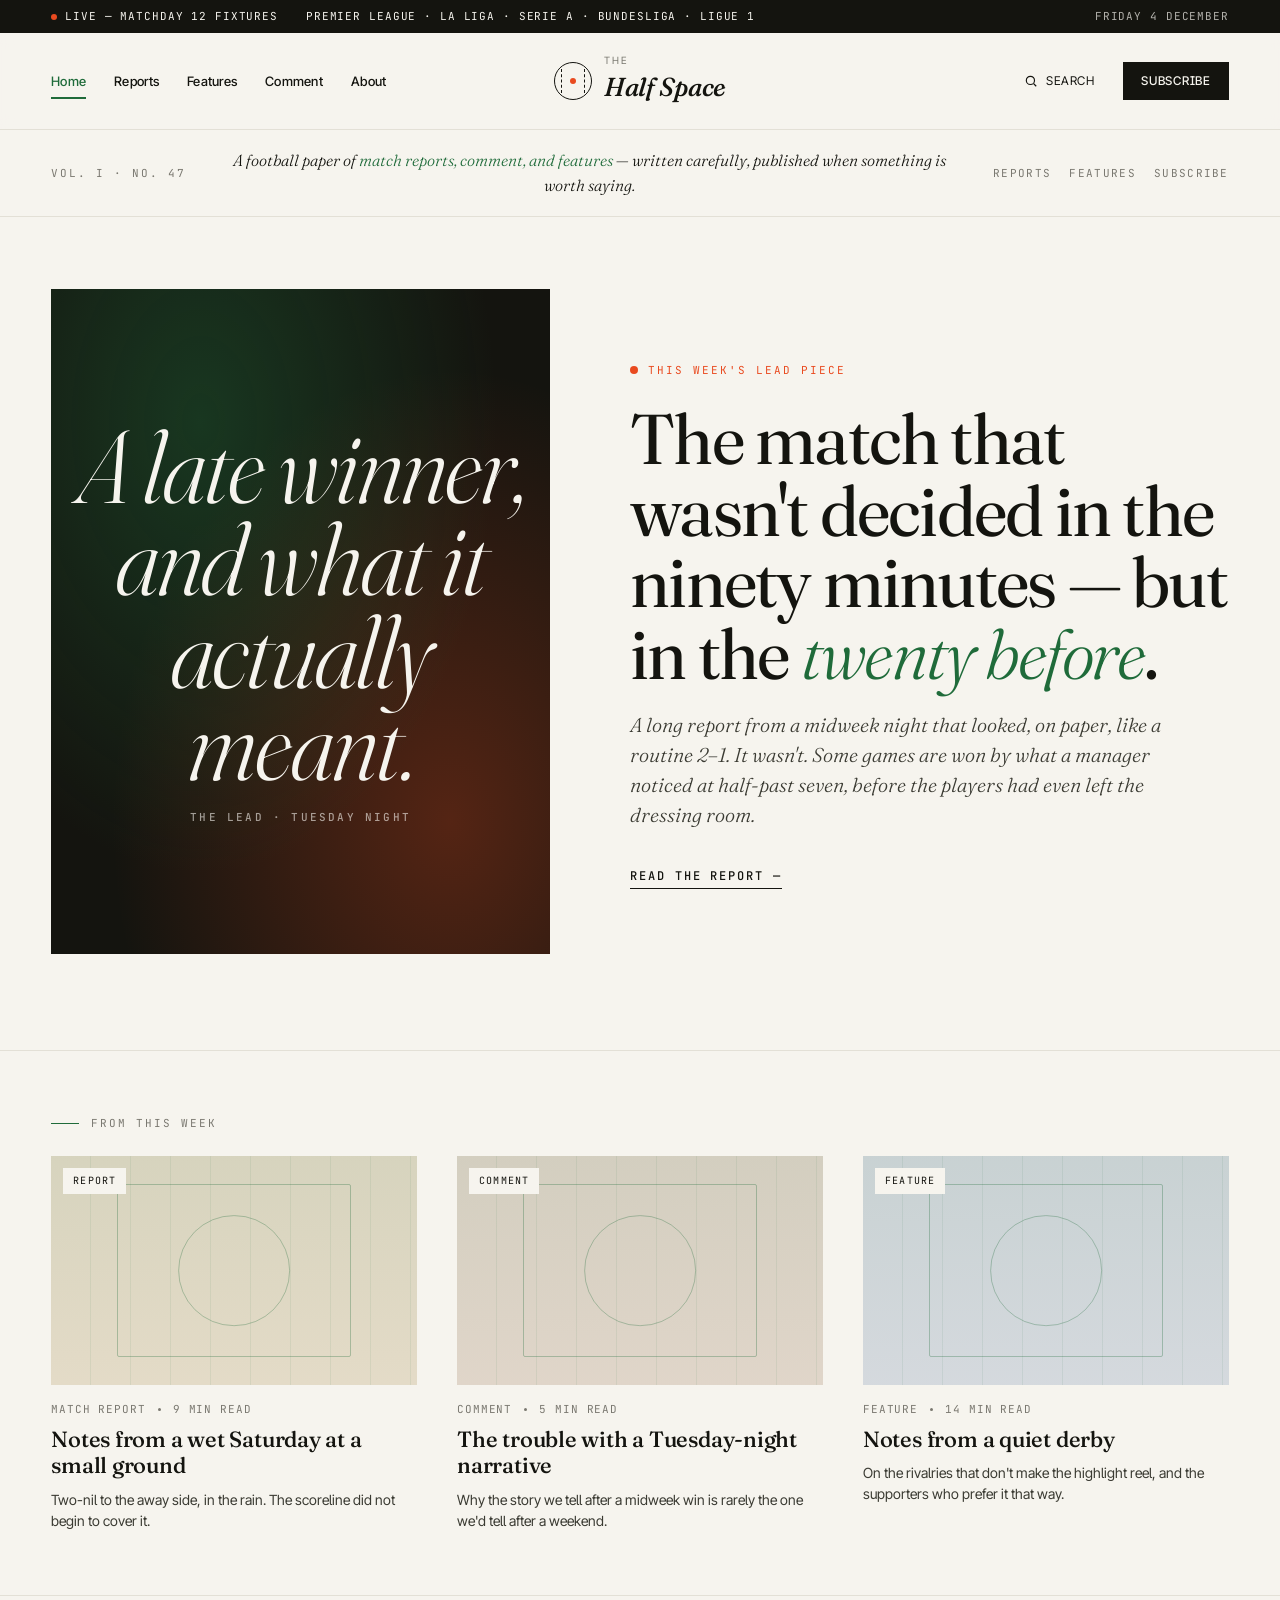
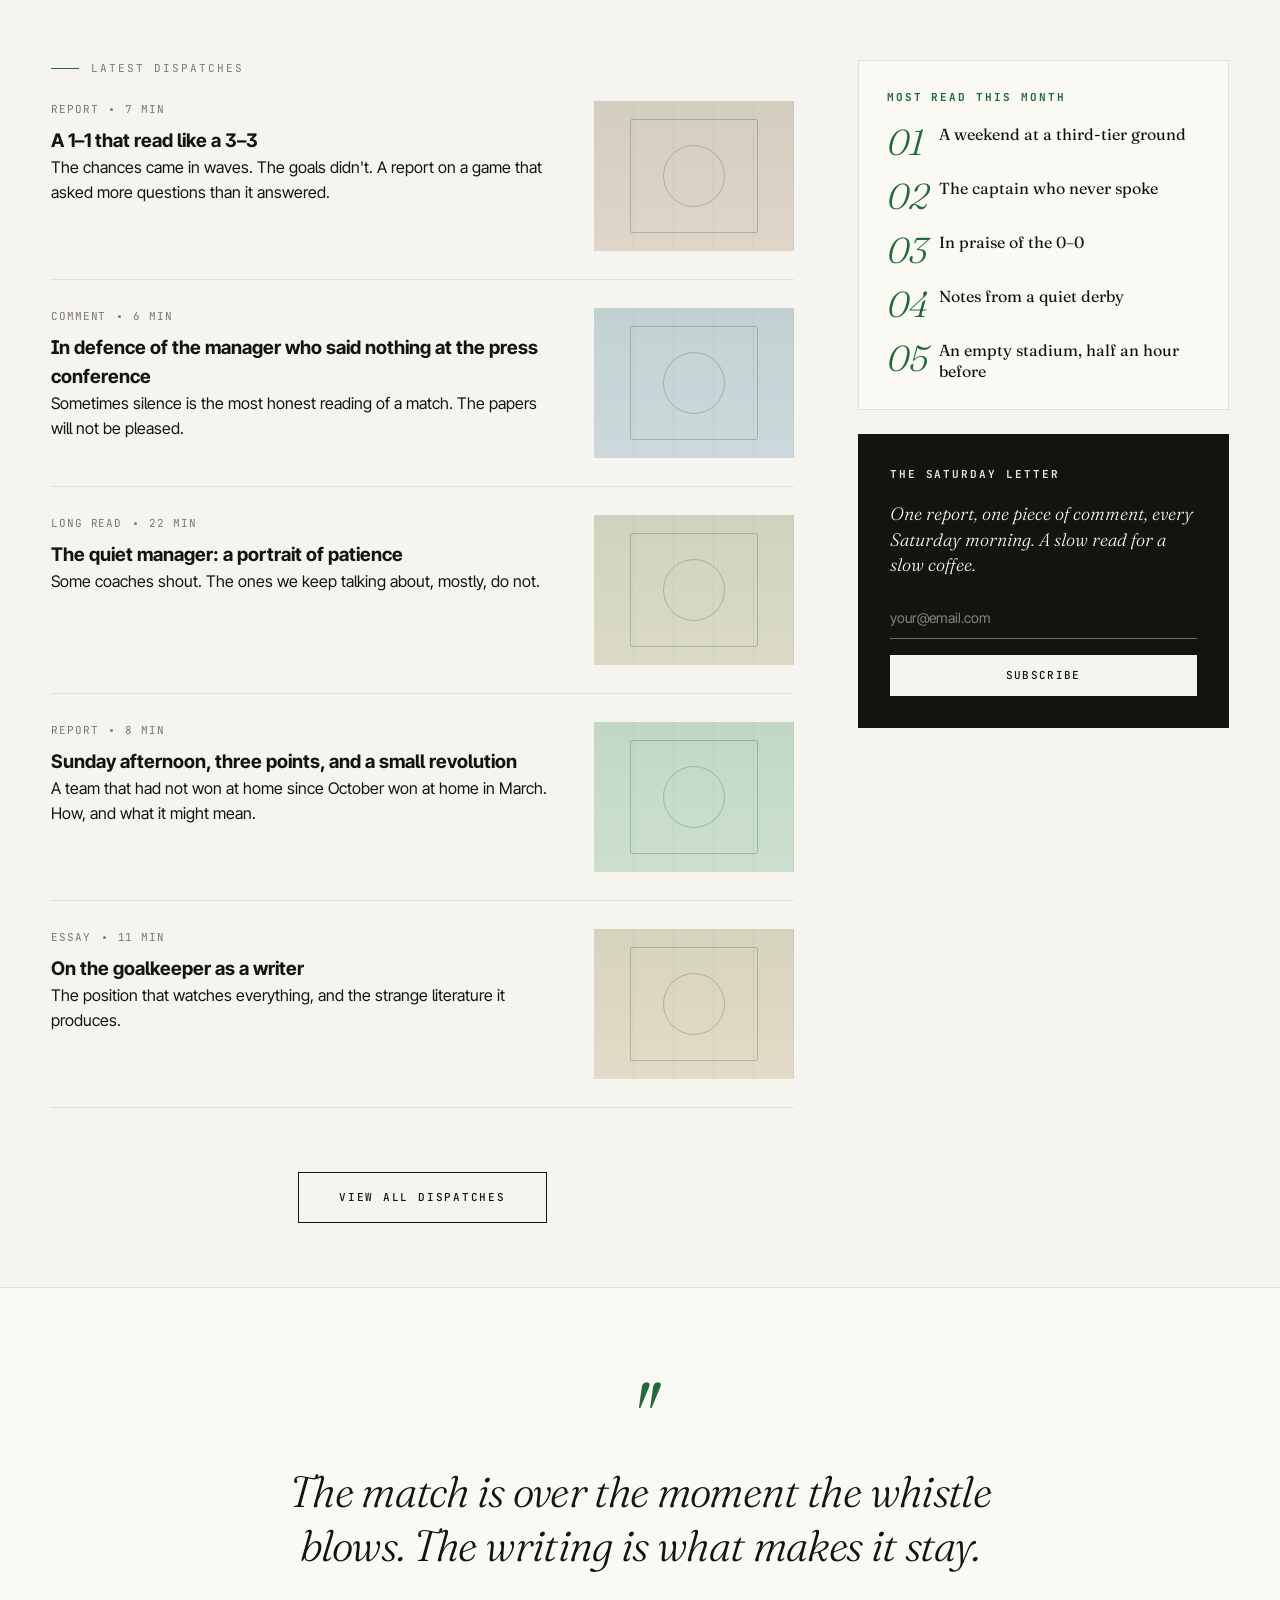
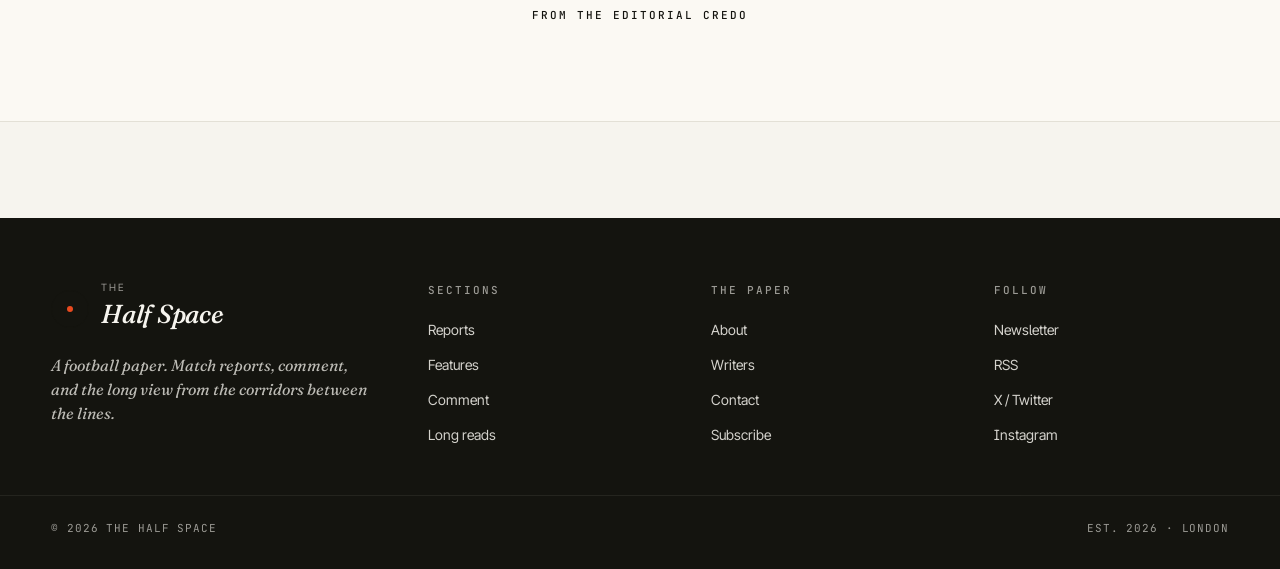
<file: index.html>
<!DOCTYPE html>
<html lang="en">
<head>
<meta charset="UTF-8">
<meta name="viewport" content="width=device-width, initial-scale=1.0">
<title>The Half Space — A football paper</title>
<meta name="description" content="Match reports, comment, and features. A football paper, written carefully.">
<link rel="stylesheet" href="styles.css">
</head>
<body data-page="home">

<div id="site-header"></div>

<main>

  <!-- Small intro strap below the masthead -->
  <section class="intro-strap fade-up">
    <div class="strap-inner">
      <span class="vol">Vol. I · No. 47</span>
      <span class="strap-line">A football paper of <em>match reports, comment, and features</em> — written carefully, published when something is worth saying.</span>
      <span class="strap-links">
        <a href="reports.html">Reports</a>
        <a href="features.html">Features</a>
        <a href="subscribe.html">Subscribe</a>
      </span>
    </div>
  </section>

  <!-- LEAD PIECE — now the opener -->
  <section class="lead-strip lead-opener">
    <div class="container lead-grid">
      <div class="lead-art fade-up">
        <div class="art-text">
          A late winner,<br>and what it<br>actually meant.
          <small>The lead · Tuesday night</small>
        </div>
      </div>
      <div class="fade-up delay-1">
        <span class="lead-meta"><span class="dot"></span>This week's lead piece</span>
        <h2>The match that wasn't decided in the ninety minutes — but in the <em>twenty before</em>.</h2>
        <p>A long report from a midweek night that looked, on paper, like a routine 2–1. It wasn't. Some games are won by what a manager noticed at half-past seven, before the players had even left the dressing room.</p>
        <a href="article.html" class="read-link">Read the report —</a>
      </div>
    </div>
  </section>

  <!-- FEATURED THREE -->
  <section class="featured-row">
    <div class="container">
      <div class="section-eyebrow">From this week</div>
      <div class="featured-grid">
        <a href="article.html" class="card fade-up">
          <div class="card-image">
            <span class="tag">Report</span>
            <div class="card-image-inner pg-2"><div class="pitch-graphic"></div></div>
          </div>
          <div class="meta"><span>Match report</span><span class="dot-sep"></span><span>9 min read</span></div>
          <h3>Notes from a wet Saturday at a small ground</h3>
          <p>Two-nil to the away side, in the rain. The scoreline did not begin to cover it.</p>
        </a>
        <a href="article.html" class="card fade-up delay-1">
          <div class="card-image">
            <span class="tag">Comment</span>
            <div class="card-image-inner pg-4"><div class="pitch-graphic"></div></div>
          </div>
          <div class="meta"><span>Comment</span><span class="dot-sep"></span><span>5 min read</span></div>
          <h3>The trouble with a Tuesday-night narrative</h3>
          <p>Why the story we tell after a midweek win is rarely the one we'd tell after a weekend.</p>
        </a>
        <a href="article.html" class="card fade-up delay-2">
          <div class="card-image">
            <span class="tag">Feature</span>
            <div class="card-image-inner pg-3"><div class="pitch-graphic"></div></div>
          </div>
          <div class="meta"><span>Feature</span><span class="dot-sep"></span><span>14 min read</span></div>
          <h3>Notes from a quiet derby</h3>
          <p>On the rivalries that don't make the highlight reel, and the supporters who prefer it that way.</p>
        </a>
      </div>
    </div>
  </section>

  <!-- LATEST + SIDEBAR -->
  <section class="latest-section">
    <div class="container latest-grid">
      <div>
        <div class="section-eyebrow">Latest dispatches</div>
        <div class="latest-list">
          <a href="article.html" class="row">
            <div>
              <div class="meta"><span>Report</span><span class="dot-sep"></span><span>7 min</span></div>
              <h3>A 1–1 that read like a 3–3</h3>
              <p>The chances came in waves. The goals didn't. A report on a game that asked more questions than it answered.</p>
            </div>
            <div class="img"><div class="card-image-inner pg-4"><div class="pitch-graphic"></div></div></div>
          </a>
          <a href="article.html" class="row">
            <div>
              <div class="meta"><span>Comment</span><span class="dot-sep"></span><span>6 min</span></div>
              <h3>In defence of the manager who said nothing at the press conference</h3>
              <p>Sometimes silence is the most honest reading of a match. The papers will not be pleased.</p>
            </div>
            <div class="img"><div class="card-image-inner pg-5"><div class="pitch-graphic"></div></div></div>
          </a>
          <a href="article.html" class="row">
            <div>
              <div class="meta"><span>Long read</span><span class="dot-sep"></span><span>22 min</span></div>
              <h3>The quiet manager: a portrait of patience</h3>
              <p>Some coaches shout. The ones we keep talking about, mostly, do not.</p>
            </div>
            <div class="img"><div class="card-image-inner pg-6"><div class="pitch-graphic"></div></div></div>
          </a>
          <a href="article.html" class="row">
            <div>
              <div class="meta"><span>Report</span><span class="dot-sep"></span><span>8 min</span></div>
              <h3>Sunday afternoon, three points, and a small revolution</h3>
              <p>A team that had not won at home since October won at home in March. How, and what it might mean.</p>
            </div>
            <div class="img"><div class="card-image-inner pg-1"><div class="pitch-graphic"></div></div></div>
          </a>
          <a href="article.html" class="row">
            <div>
              <div class="meta"><span>Essay</span><span class="dot-sep"></span><span>11 min</span></div>
              <h3>On the goalkeeper as a writer</h3>
              <p>The position that watches everything, and the strange literature it produces.</p>
            </div>
            <div class="img"><div class="card-image-inner pg-2"><div class="pitch-graphic"></div></div></div>
          </a>
        </div>
        <div class="load-more">
          <button>View all dispatches</button>
        </div>
      </div>

      <aside class="sidebar">
        <div class="sidebar-block">
          <h4>Most read this month</h4>
          <ol class="most-read">
            <li><span class="num">01</span><a href="article.html">A weekend at a third-tier ground</a></li>
            <li><span class="num">02</span><a href="article.html">The captain who never spoke</a></li>
            <li><span class="num">03</span><a href="article.html">In praise of the 0–0</a></li>
            <li><span class="num">04</span><a href="article.html">Notes from a quiet derby</a></li>
            <li><span class="num">05</span><a href="article.html">An empty stadium, half an hour before</a></li>
          </ol>
        </div>
        <div class="sidebar-block newsletter-block">
          <h4>The Saturday letter</h4>
          <p>One report, one piece of comment, every Saturday morning. A slow read for a slow coffee.</p>
          <input type="email" placeholder="your@email.com" />
          <button>Subscribe</button>
        </div>
      </aside>
    </div>
  </section>

  <!-- QUOTE BREAK -->
  <section class="quote-block">
    <blockquote>
      <div class="qmark">"</div>
      <q>The match is over the moment the whistle blows. The writing is what makes it stay.</q>
      <cite><strong>From the editorial credo</strong></cite>
    </blockquote>
  </section>

</main>

<div id="site-footer"></div>
<script src="site.js"></script>
</body>
</html>
</file>
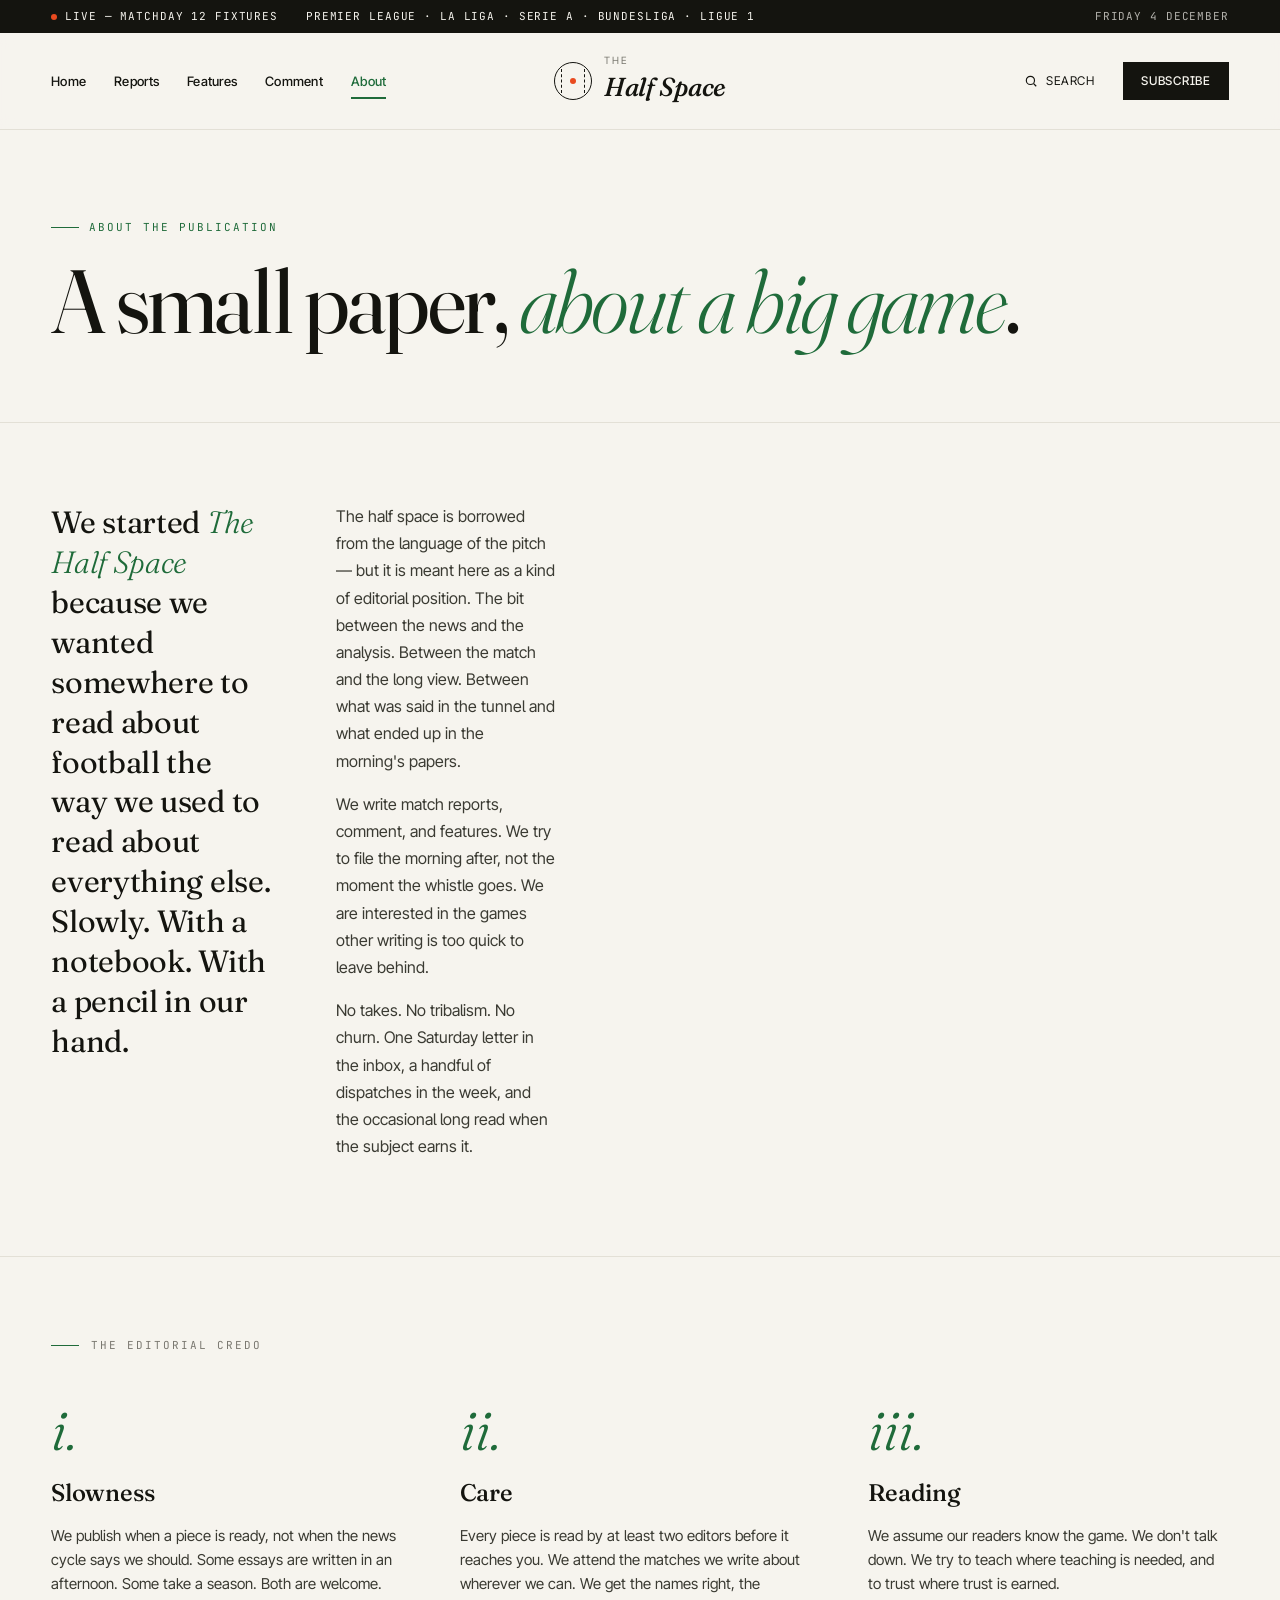
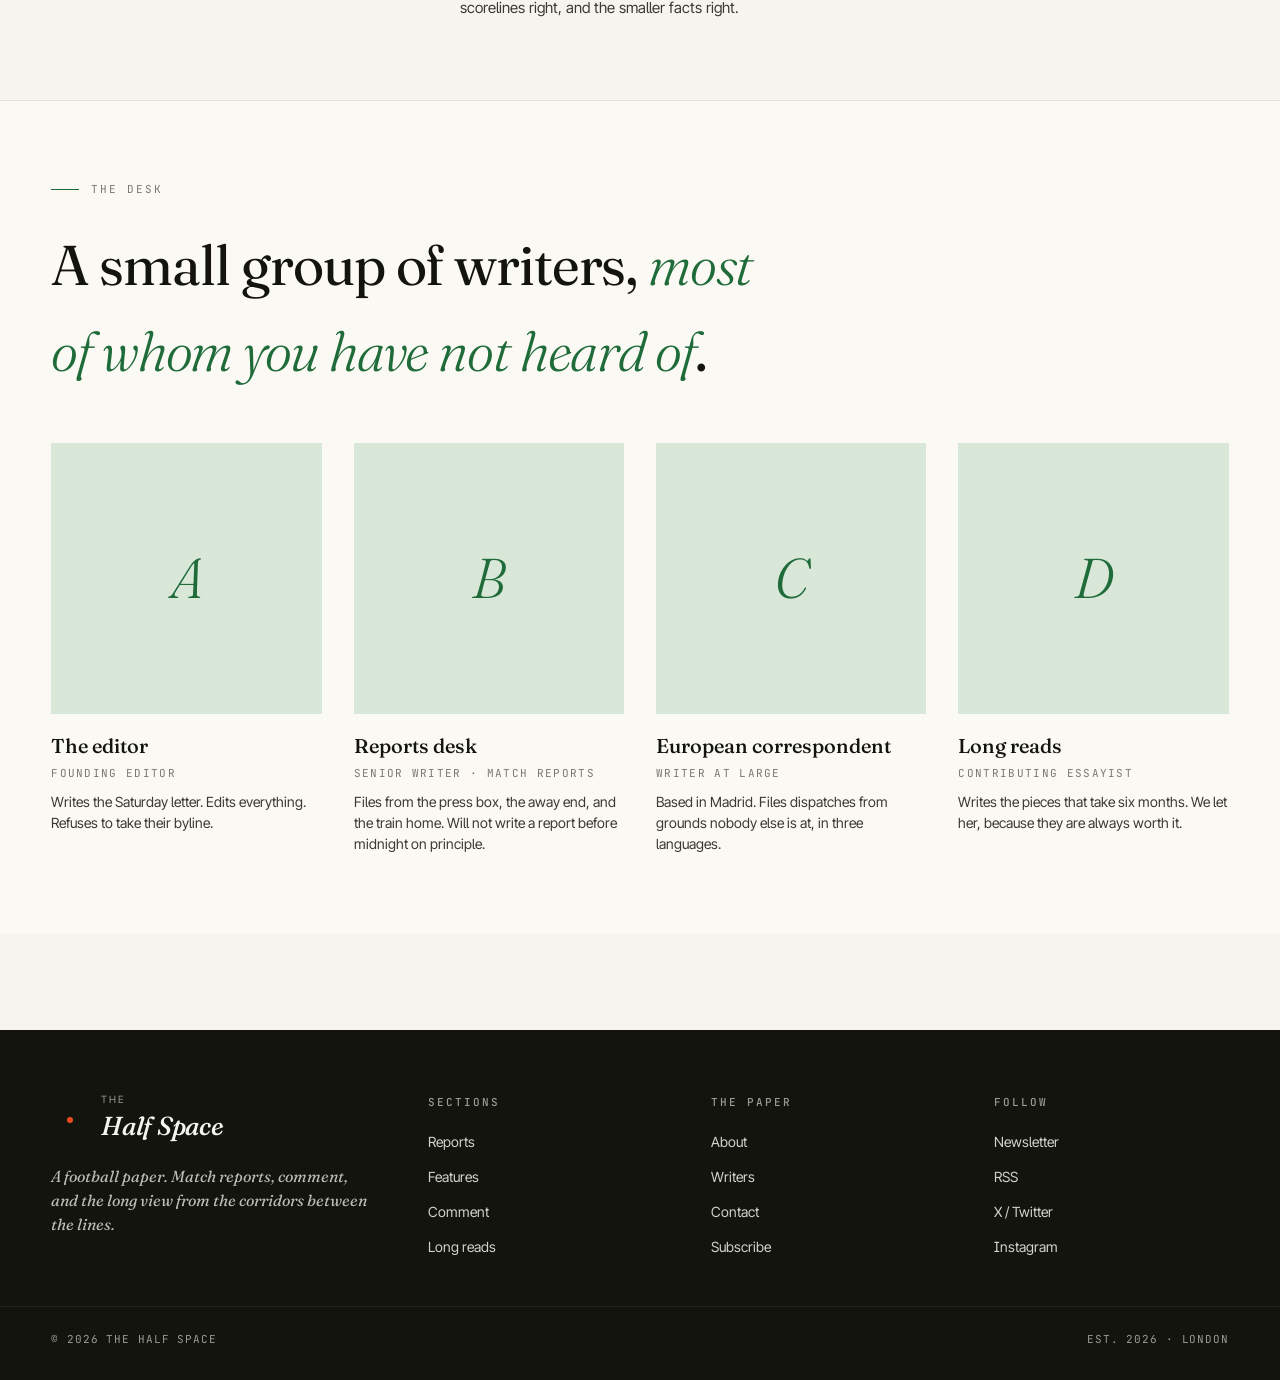
<file: about.html>
<!DOCTYPE html>
<html lang="en">
<head>
<meta charset="UTF-8">
<meta name="viewport" content="width=device-width, initial-scale=1.0">
<title>About — The Half Space</title>
<link rel="stylesheet" href="styles.css">
</head>
<body data-page="about">

<div id="site-header"></div>

<main>
  <section class="page-header">
    <div class="container">
      <span class="eyebrow">About the publication</span>
      <h1 class="fade-up">A small paper, <em>about a big game</em>.</h1>
    </div>
  </section>

  <section class="about-intro">
    <div class="container" style="display:contents">
      <div class="container" style="display:grid; grid-template-columns: 1fr 1fr; gap: 64px; padding: 0 var(--gutter); max-width: var(--max); margin: 0 auto;">
        <div class="pull">
          We started <em>The Half Space</em> because we wanted somewhere to read about football the way we used to read about everything else. Slowly. With a notebook. With a pencil in our hand.
        </div>
        <div class="body">
          <p>The half space is borrowed from the language of the pitch — but it is meant here as a kind of editorial position. The bit between the news and the analysis. Between the match and the long view. Between what was said in the tunnel and what ended up in the morning's papers.</p>
          <p>We write match reports, comment, and features. We try to file the morning after, not the moment the whistle goes. We are interested in the games other writing is too quick to leave behind.</p>
          <p>No takes. No tribalism. No churn. One Saturday letter in the inbox, a handful of dispatches in the week, and the occasional long read when the subject earns it.</p>
        </div>
      </div>
    </div>
  </section>

  <section class="principles">
    <div class="container">
      <div class="section-eyebrow">The editorial credo</div>
      <div class="principle-grid">
        <div class="principle fade-up">
          <div class="num">i.</div>
          <h3>Slowness</h3>
          <p>We publish when a piece is ready, not when the news cycle says we should. Some essays are written in an afternoon. Some take a season. Both are welcome.</p>
        </div>
        <div class="principle fade-up delay-1">
          <div class="num">ii.</div>
          <h3>Care</h3>
          <p>Every piece is read by at least two editors before it reaches you. We attend the matches we write about wherever we can. We get the names right, the scorelines right, and the smaller facts right.</p>
        </div>
        <div class="principle fade-up delay-2">
          <div class="num">iii.</div>
          <h3>Reading</h3>
          <p>We assume our readers know the game. We don't talk down. We try to teach where teaching is needed, and to trust where trust is earned.</p>
        </div>
      </div>
    </div>
  </section>

  <section id="writers" class="writers-section">
    <div class="container">
      <div class="section-eyebrow">The desk</div>
      <h2 style="font-family: var(--serif); font-size: clamp(36px, 5vw, 56px); font-weight: 400; letter-spacing: -0.02em; max-width: 720px;">A small group of writers, <em style="font-style:italic; color: var(--accent); font-weight:300;">most of whom you have not heard of</em>.</h2>
      <div class="writers-grid">
        <div class="writer fade-up">
          <div class="avatar-lg">A</div>
          <h3>The editor</h3>
          <p class="role">Founding editor</p>
          <p>Writes the Saturday letter. Edits everything. Refuses to take their byline.</p>
        </div>
        <div class="writer fade-up delay-1">
          <div class="avatar-lg">B</div>
          <h3>Reports desk</h3>
          <p class="role">Senior writer · match reports</p>
          <p>Files from the press box, the away end, and the train home. Will not write a report before midnight on principle.</p>
        </div>
        <div class="writer fade-up delay-2">
          <div class="avatar-lg">C</div>
          <h3>European correspondent</h3>
          <p class="role">Writer at large</p>
          <p>Based in Madrid. Files dispatches from grounds nobody else is at, in three languages.</p>
        </div>
        <div class="writer fade-up delay-3">
          <div class="avatar-lg">D</div>
          <h3>Long reads</h3>
          <p class="role">Contributing essayist</p>
          <p>Writes the pieces that take six months. We let her, because they are always worth it.</p>
        </div>
      </div>
    </div>
  </section>
</main>

<div id="site-footer"></div>
<script src="site.js"></script>
</body>
</html>
</file>
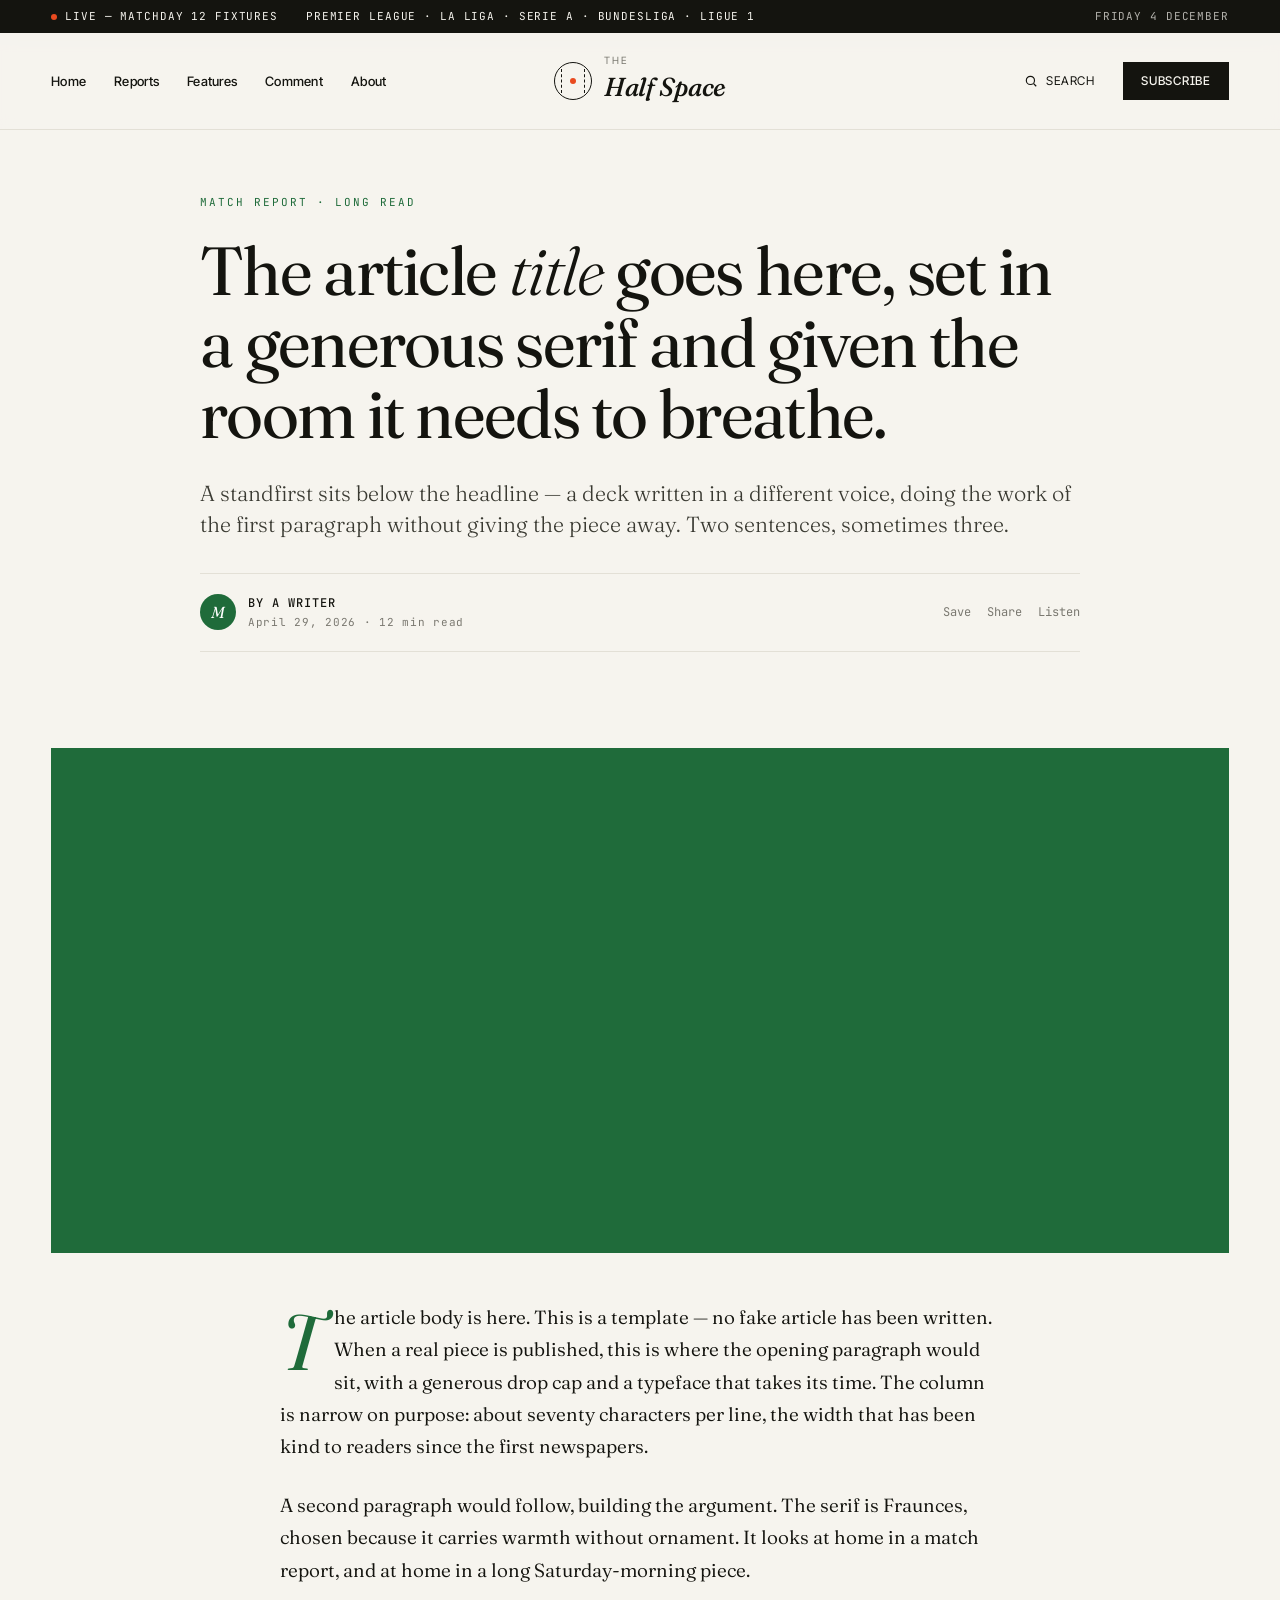
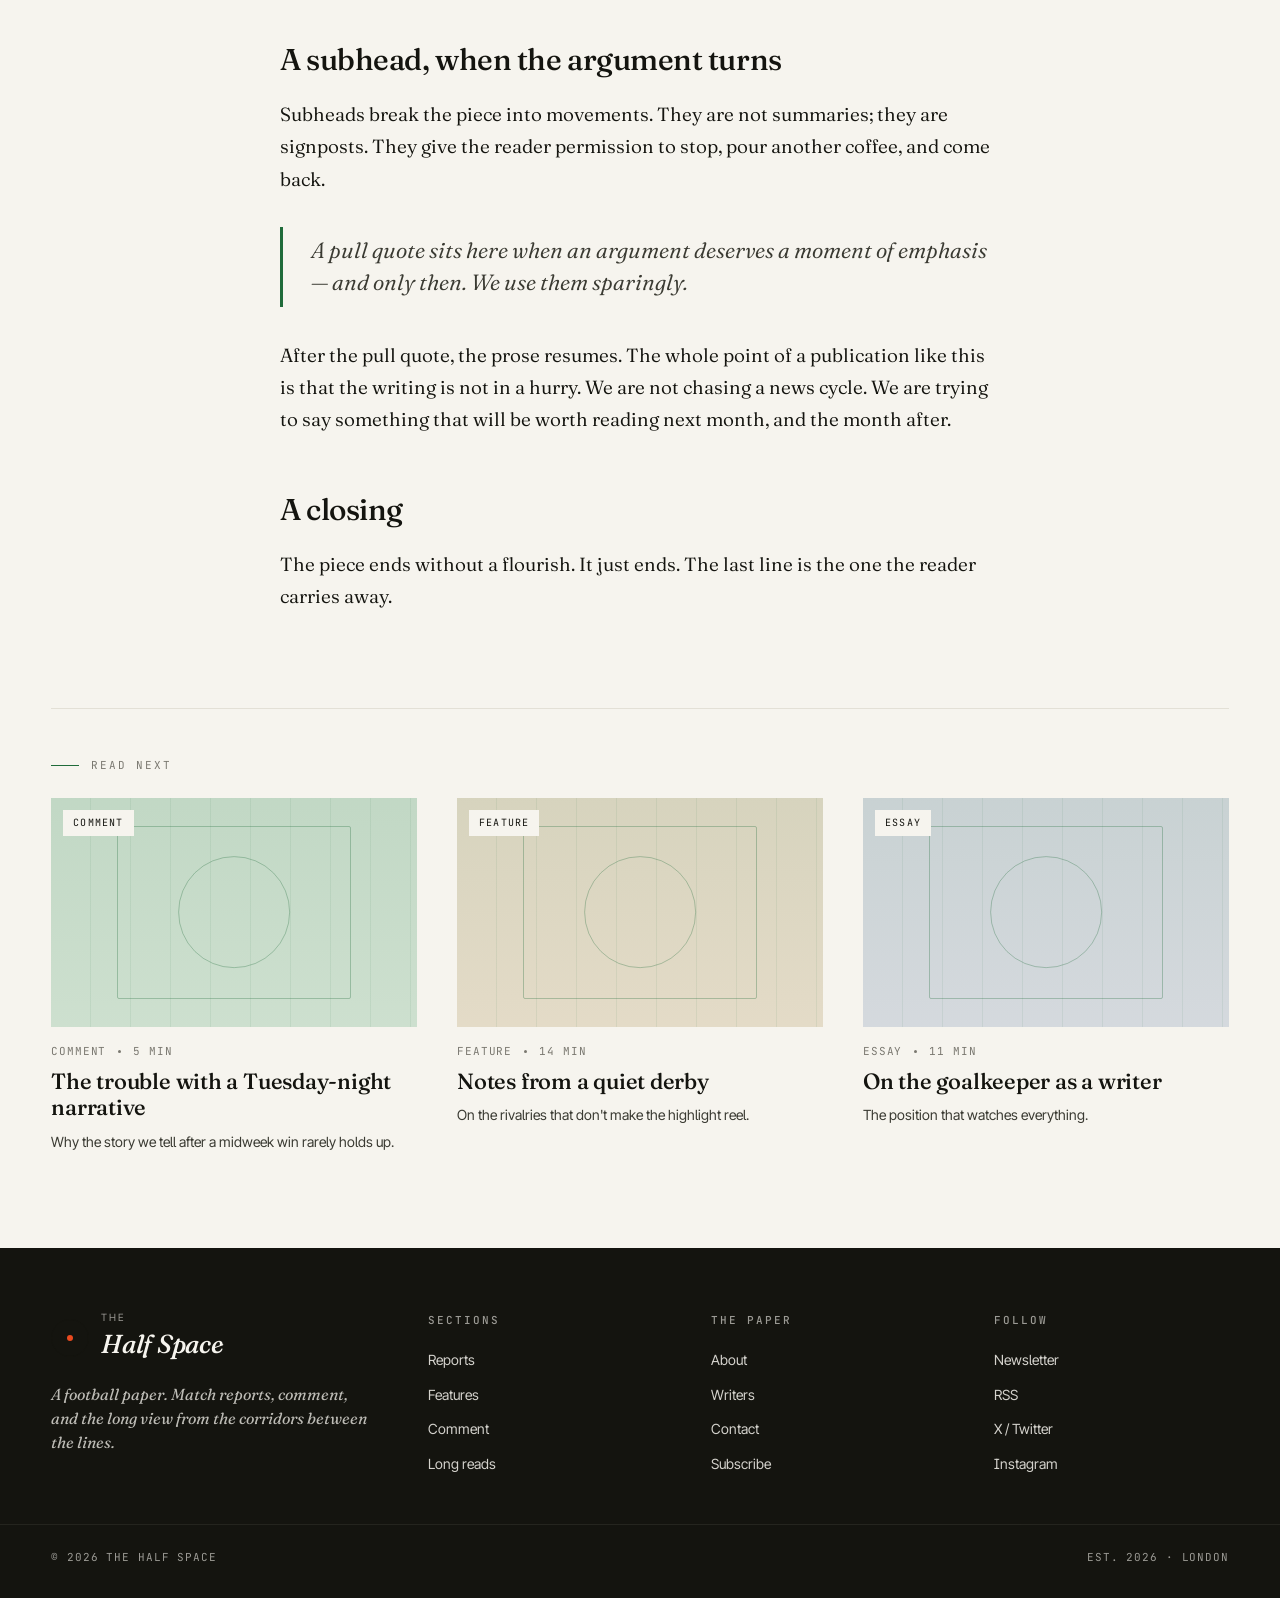
<file: article.html>
<!DOCTYPE html>
<html lang="en">
<head>
<meta charset="UTF-8">
<meta name="viewport" content="width=device-width, initial-scale=1.0">
<title>Article — The Half Space</title>
<link rel="stylesheet" href="styles.css">
</head>
<body data-page="">

<div id="site-header"></div>

<main>
  <article>
    <div class="container">
      <header class="article-hero fade-up">
        <div class="eyebrow">Match report · Long read</div>
        <h1>The article <em>title</em> goes here, set in a generous serif and given the room it needs to breathe.</h1>
        <p class="deck">A standfirst sits below the headline — a deck written in a different voice, doing the work of the first paragraph without giving the piece away. Two sentences, sometimes three.</p>
        <div class="article-meta-bar">
          <div class="author">
            <div class="avatar">M</div>
            <div>
              <strong>By a writer</strong>
              <span>April 29, 2026 · 12 min read</span>
            </div>
          </div>
          <div class="actions">
            <button title="Save">Save</button>
            <button title="Share">Share</button>
            <button title="Listen">Listen</button>
          </div>
        </div>
      </header>

      <div class="article-image-band">
        <div class="pitch-illustration" style="position:absolute;inset:0;"></div>
      </div>

      <div class="article-body">
        <p>The article body is here. This is a template — no fake article has been written. When a real piece is published, this is where the opening paragraph would sit, with a generous drop cap and a typeface that takes its time. The column is narrow on purpose: about seventy characters per line, the width that has been kind to readers since the first newspapers.</p>
        <p>A second paragraph would follow, building the argument. The serif is Fraunces, chosen because it carries warmth without ornament. It looks at home in a match report, and at home in a long Saturday-morning piece.</p>
        <h2>A subhead, when the argument turns</h2>
        <p>Subheads break the piece into movements. They are not summaries; they are signposts. They give the reader permission to stop, pour another coffee, and come back.</p>
        <blockquote>A pull quote sits here when an argument deserves a moment of emphasis — and only then. We use them sparingly.</blockquote>
        <p>After the pull quote, the prose resumes. The whole point of a publication like this is that the writing is not in a hurry. We are not chasing a news cycle. We are trying to say something that will be worth reading next month, and the month after.</p>
        <h2>A closing</h2>
        <p>The piece ends without a flourish. It just ends. The last line is the one the reader carries away.</p>
      </div>
    </div>

    <div class="container" style="margin-top:96px">
      <div class="divider" style="margin:0 0 48px 0"></div>
      <div class="section-eyebrow">Read next</div>
      <div class="featured-grid">
        <a href="article.html" class="card">
          <div class="card-image"><span class="tag">Comment</span><div class="card-image-inner pg-1"><div class="pitch-graphic"></div></div></div>
          <div class="meta"><span>Comment</span><span class="dot-sep"></span><span>5 min</span></div>
          <h3>The trouble with a Tuesday-night narrative</h3>
          <p>Why the story we tell after a midweek win rarely holds up.</p>
        </a>
        <a href="article.html" class="card">
          <div class="card-image"><span class="tag">Feature</span><div class="card-image-inner pg-2"><div class="pitch-graphic"></div></div></div>
          <div class="meta"><span>Feature</span><span class="dot-sep"></span><span>14 min</span></div>
          <h3>Notes from a quiet derby</h3>
          <p>On the rivalries that don't make the highlight reel.</p>
        </a>
        <a href="article.html" class="card">
          <div class="card-image"><span class="tag">Essay</span><div class="card-image-inner pg-3"><div class="pitch-graphic"></div></div></div>
          <div class="meta"><span>Essay</span><span class="dot-sep"></span><span>11 min</span></div>
          <h3>On the goalkeeper as a writer</h3>
          <p>The position that watches everything.</p>
        </a>
      </div>
    </div>
  </article>
</main>

<div id="site-footer"></div>
<script src="site.js"></script>
</body>
</html>
</file>
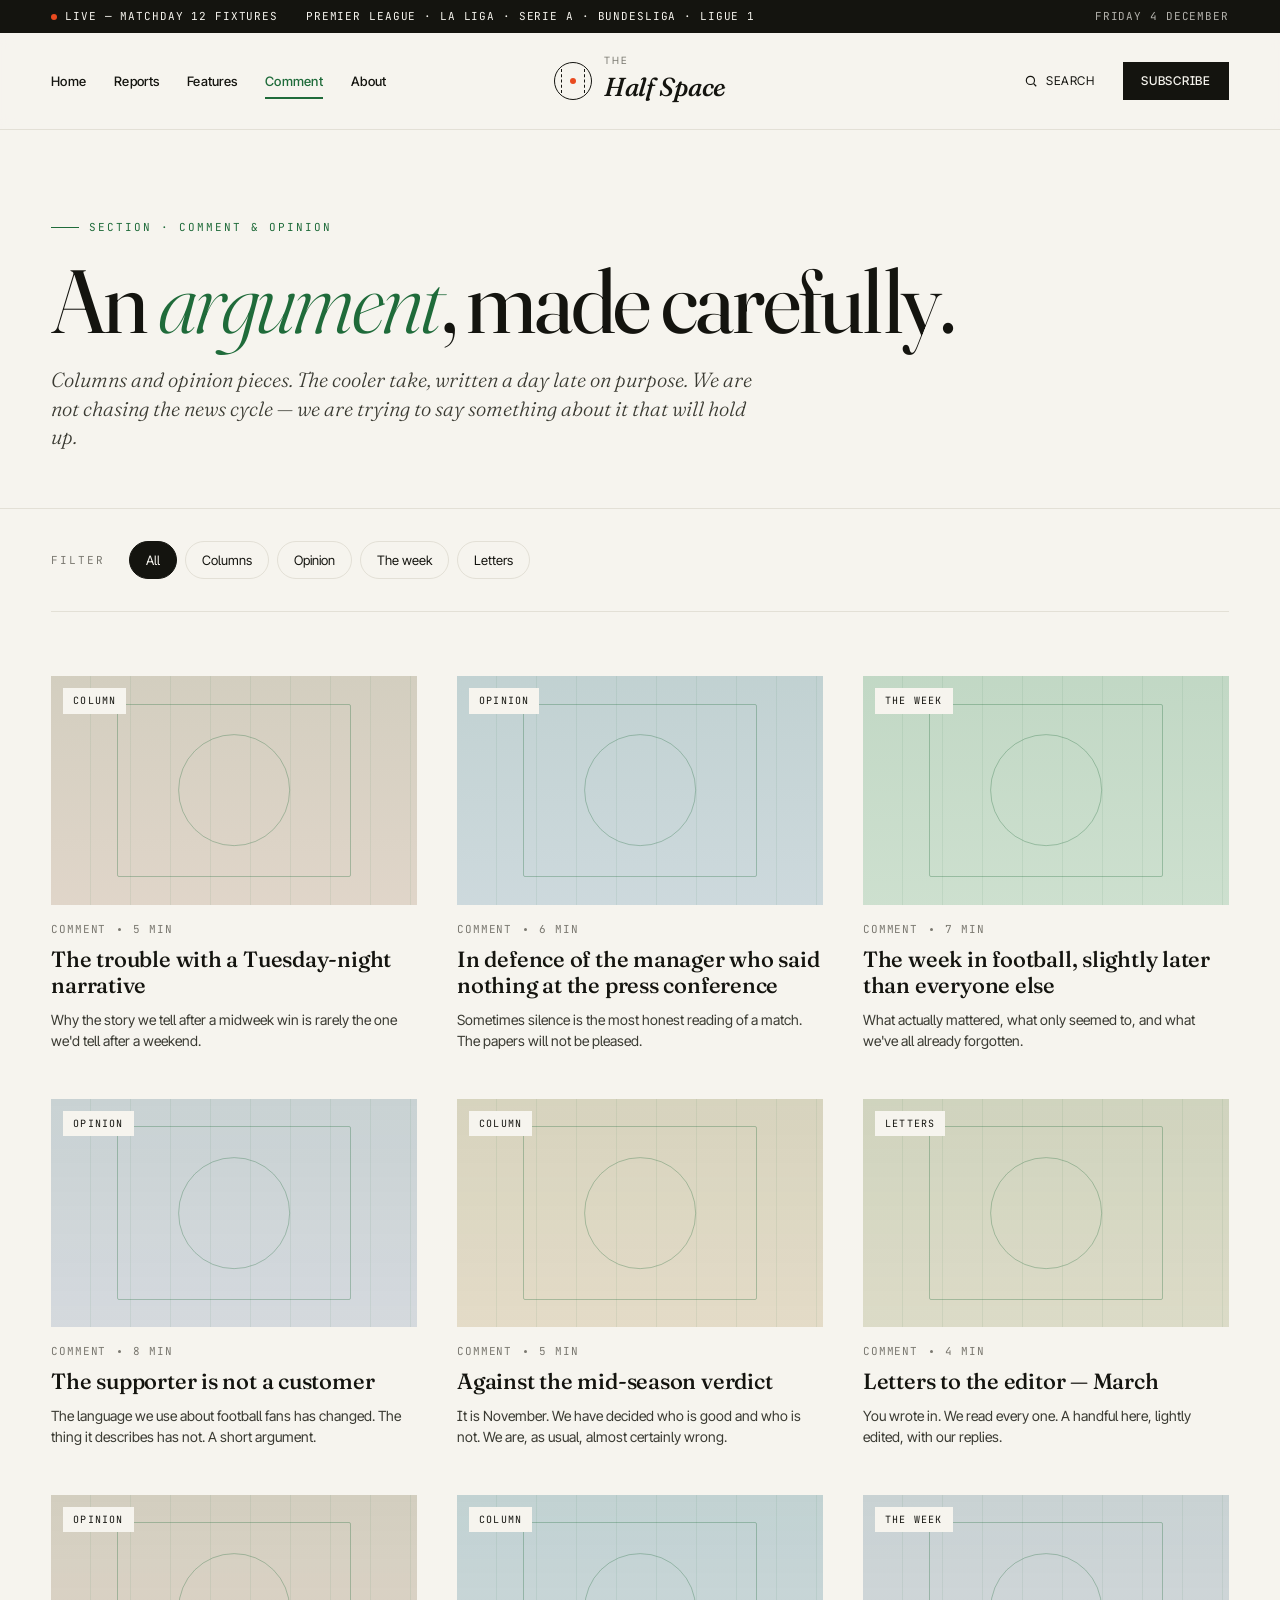
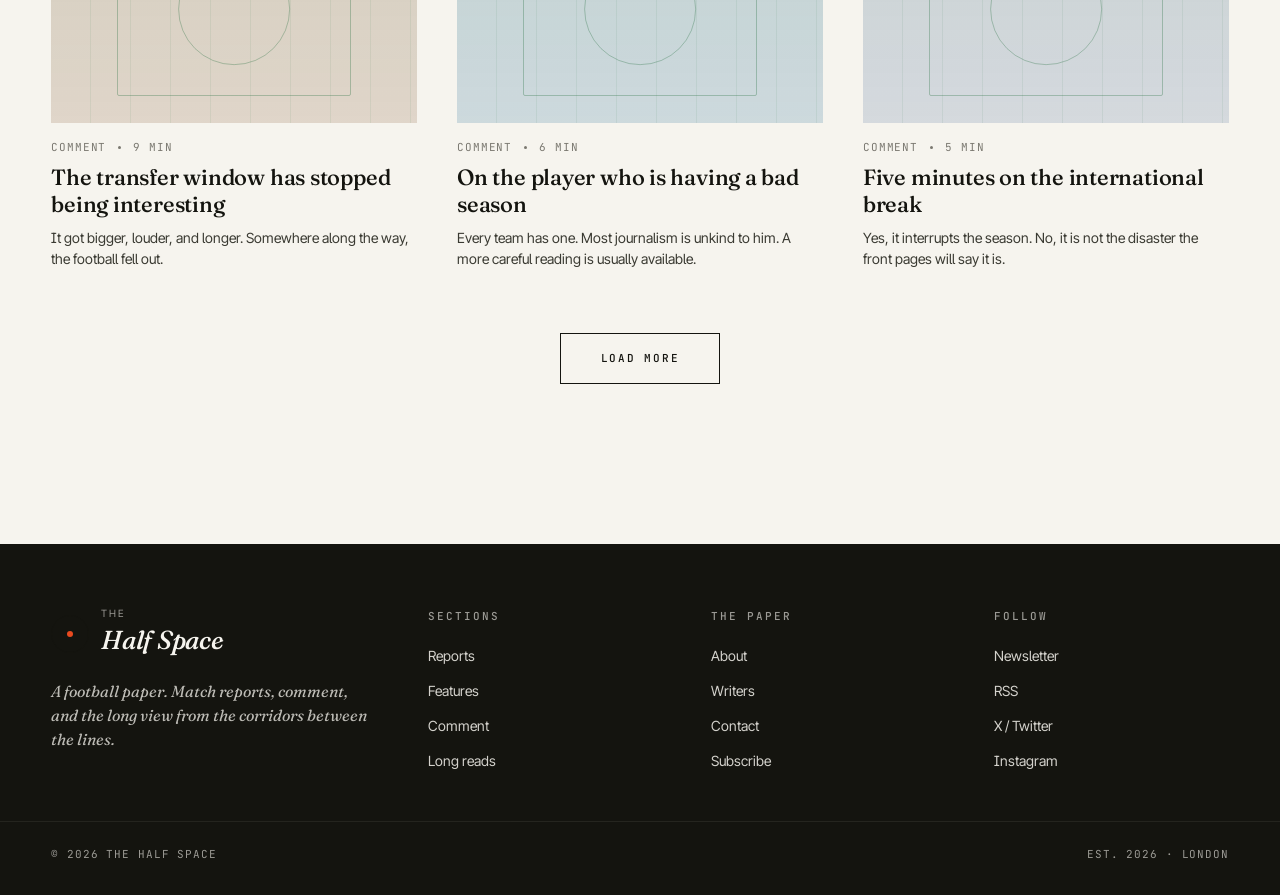
<file: comment.html>
<!DOCTYPE html>
<html lang="en">
<head>
<meta charset="UTF-8">
<meta name="viewport" content="width=device-width, initial-scale=1.0">
<title>Comment — The Half Space</title>
<link rel="stylesheet" href="styles.css">
</head>
<body data-page="comment">

<div id="site-header"></div>

<main>
  <section class="page-header">
    <div class="container">
      <span class="eyebrow">Section · Comment & opinion</span>
      <h1 class="fade-up">An <em>argument</em>, made carefully.</h1>
      <p class="deck fade-up delay-1">Columns and opinion pieces. The cooler take, written a day late on purpose. We are not chasing the news cycle — we are trying to say something about it that will hold up.</p>
    </div>
  </section>

  <div class="container">
    <div class="filter-row">
      <span class="label">Filter</span>
      <a href="#" class="active">All</a>
      <a href="#">Columns</a>
      <a href="#">Opinion</a>
      <a href="#">The week</a>
      <a href="#">Letters</a>
    </div>
  </div>

  <section class="archive-section">
    <div class="container">
      <div class="archive-grid">
        <a href="article.html" class="card fade-up">
          <div class="card-image"><span class="tag">Column</span><div class="card-image-inner pg-4"><div class="pitch-graphic"></div></div></div>
          <div class="meta"><span>Comment</span><span class="dot-sep"></span><span>5 min</span></div>
          <h3>The trouble with a Tuesday-night narrative</h3>
          <p>Why the story we tell after a midweek win is rarely the one we'd tell after a weekend.</p>
        </a>
        <a href="article.html" class="card fade-up delay-1">
          <div class="card-image"><span class="tag">Opinion</span><div class="card-image-inner pg-5"><div class="pitch-graphic"></div></div></div>
          <div class="meta"><span>Comment</span><span class="dot-sep"></span><span>6 min</span></div>
          <h3>In defence of the manager who said nothing at the press conference</h3>
          <p>Sometimes silence is the most honest reading of a match. The papers will not be pleased.</p>
        </a>
        <a href="article.html" class="card fade-up delay-2">
          <div class="card-image"><span class="tag">The week</span><div class="card-image-inner pg-1"><div class="pitch-graphic"></div></div></div>
          <div class="meta"><span>Comment</span><span class="dot-sep"></span><span>7 min</span></div>
          <h3>The week in football, slightly later than everyone else</h3>
          <p>What actually mattered, what only seemed to, and what we've all already forgotten.</p>
        </a>
        <a href="article.html" class="card fade-up delay-3">
          <div class="card-image"><span class="tag">Opinion</span><div class="card-image-inner pg-3"><div class="pitch-graphic"></div></div></div>
          <div class="meta"><span>Comment</span><span class="dot-sep"></span><span>8 min</span></div>
          <h3>The supporter is not a customer</h3>
          <p>The language we use about football fans has changed. The thing it describes has not. A short argument.</p>
        </a>
        <a href="article.html" class="card fade-up">
          <div class="card-image"><span class="tag">Column</span><div class="card-image-inner pg-2"><div class="pitch-graphic"></div></div></div>
          <div class="meta"><span>Comment</span><span class="dot-sep"></span><span>5 min</span></div>
          <h3>Against the mid-season verdict</h3>
          <p>It is November. We have decided who is good and who is not. We are, as usual, almost certainly wrong.</p>
        </a>
        <a href="article.html" class="card fade-up delay-1">
          <div class="card-image"><span class="tag">Letters</span><div class="card-image-inner pg-6"><div class="pitch-graphic"></div></div></div>
          <div class="meta"><span>Comment</span><span class="dot-sep"></span><span>4 min</span></div>
          <h3>Letters to the editor — March</h3>
          <p>You wrote in. We read every one. A handful here, lightly edited, with our replies.</p>
        </a>
        <a href="article.html" class="card fade-up delay-2">
          <div class="card-image"><span class="tag">Opinion</span><div class="card-image-inner pg-4"><div class="pitch-graphic"></div></div></div>
          <div class="meta"><span>Comment</span><span class="dot-sep"></span><span>9 min</span></div>
          <h3>The transfer window has stopped being interesting</h3>
          <p>It got bigger, louder, and longer. Somewhere along the way, the football fell out.</p>
        </a>
        <a href="article.html" class="card fade-up delay-3">
          <div class="card-image"><span class="tag">Column</span><div class="card-image-inner pg-5"><div class="pitch-graphic"></div></div></div>
          <div class="meta"><span>Comment</span><span class="dot-sep"></span><span>6 min</span></div>
          <h3>On the player who is having a bad season</h3>
          <p>Every team has one. Most journalism is unkind to him. A more careful reading is usually available.</p>
        </a>
        <a href="article.html" class="card fade-up">
          <div class="card-image"><span class="tag">The week</span><div class="card-image-inner pg-3"><div class="pitch-graphic"></div></div></div>
          <div class="meta"><span>Comment</span><span class="dot-sep"></span><span>5 min</span></div>
          <h3>Five minutes on the international break</h3>
          <p>Yes, it interrupts the season. No, it is not the disaster the front pages will say it is.</p>
        </a>
      </div>
      <div class="load-more"><button>Load more</button></div>
    </div>
  </section>
</main>

<div id="site-footer"></div>
<script src="site.js"></script>
</body>
</html>
</file>
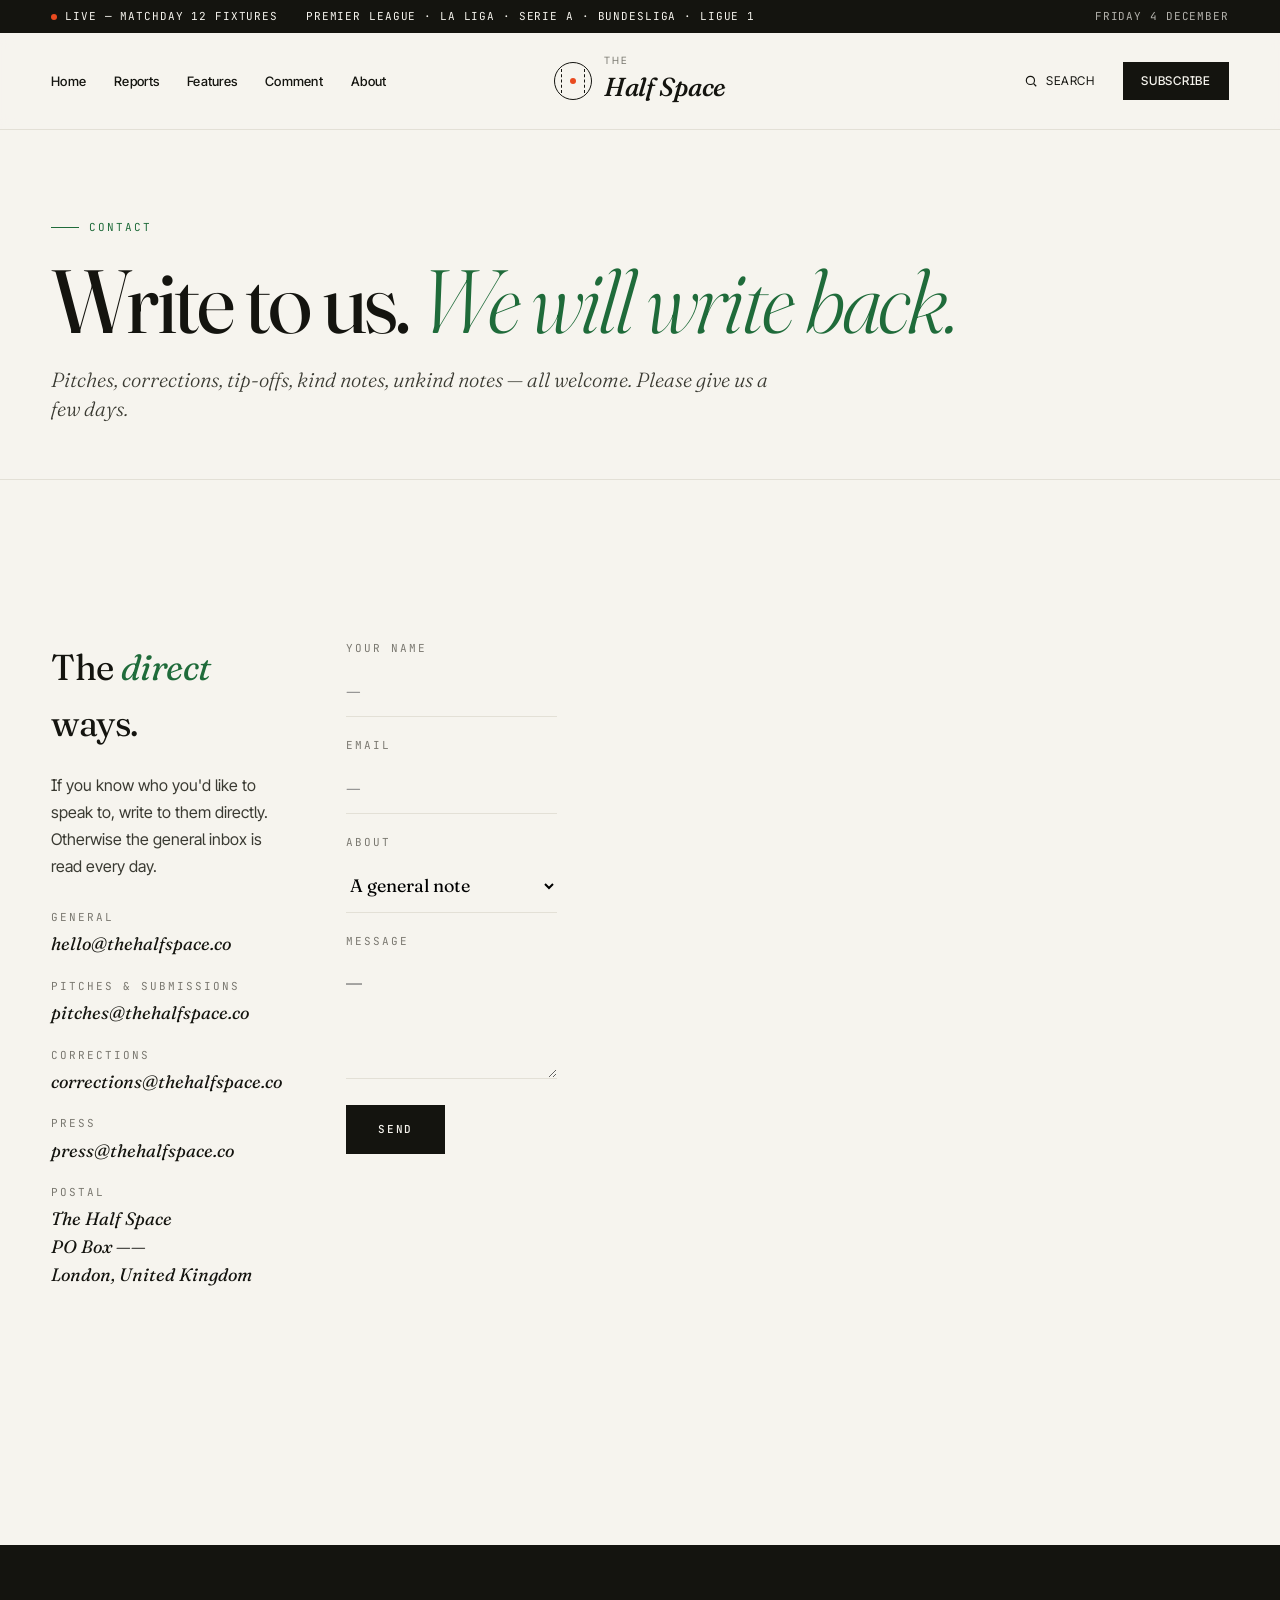
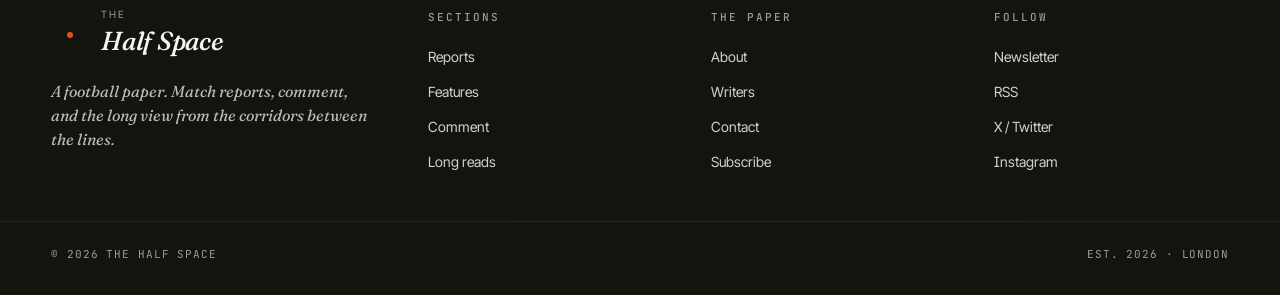
<file: contact.html>
<!DOCTYPE html>
<html lang="en">
<head>
<meta charset="UTF-8">
<meta name="viewport" content="width=device-width, initial-scale=1.0">
<title>Contact — The Half Space</title>
<link rel="stylesheet" href="styles.css">
</head>
<body data-page="">

<div id="site-header"></div>

<main>
  <section class="page-header">
    <div class="container">
      <span class="eyebrow">Contact</span>
      <h1 class="fade-up">Write to us. <em>We will write back.</em></h1>
      <p class="deck fade-up delay-1">Pitches, corrections, tip-offs, kind notes, unkind notes — all welcome. Please give us a few days.</p>
    </div>
  </section>

  <section class="contact-section">
    <div class="container" style="display:contents">
      <div class="container" style="display:grid; grid-template-columns:1fr 1fr; gap: 64px; padding: 80px var(--gutter); max-width: var(--max); margin:0 auto;">
        <div class="contact-info">
          <h2>The <em>direct</em> ways.</h2>
          <p>If you know who you'd like to speak to, write to them directly. Otherwise the general inbox is read every day.</p>
          <dl>
            <div>
              <dt>General</dt>
              <dd>hello@thehalfspace.co</dd>
            </div>
            <div>
              <dt>Pitches & submissions</dt>
              <dd>pitches@thehalfspace.co</dd>
            </div>
            <div>
              <dt>Corrections</dt>
              <dd>corrections@thehalfspace.co</dd>
            </div>
            <div>
              <dt>Press</dt>
              <dd>press@thehalfspace.co</dd>
            </div>
            <div>
              <dt>Postal</dt>
              <dd>The Half Space<br>PO Box ——<br>London, United Kingdom</dd>
            </div>
          </dl>
        </div>
        <form class="contact-form" onsubmit="event.preventDefault(); this.querySelector('button').textContent='Sent — thank you'; this.querySelector('button').disabled=true;">
          <div>
            <label>Your name</label>
            <input type="text" placeholder="—" required>
          </div>
          <div>
            <label>Email</label>
            <input type="email" placeholder="—" required>
          </div>
          <div>
            <label>About</label>
            <select>
              <option>A general note</option>
              <option>A pitch</option>
              <option>A correction</option>
              <option>A subscription question</option>
              <option>Press</option>
            </select>
          </div>
          <div>
            <label>Message</label>
            <textarea placeholder="—" required></textarea>
          </div>
          <button type="submit">Send</button>
        </form>
      </div>
    </div>
  </section>
</main>

<div id="site-footer"></div>
<script src="site.js"></script>
</body>
</html>
</file>
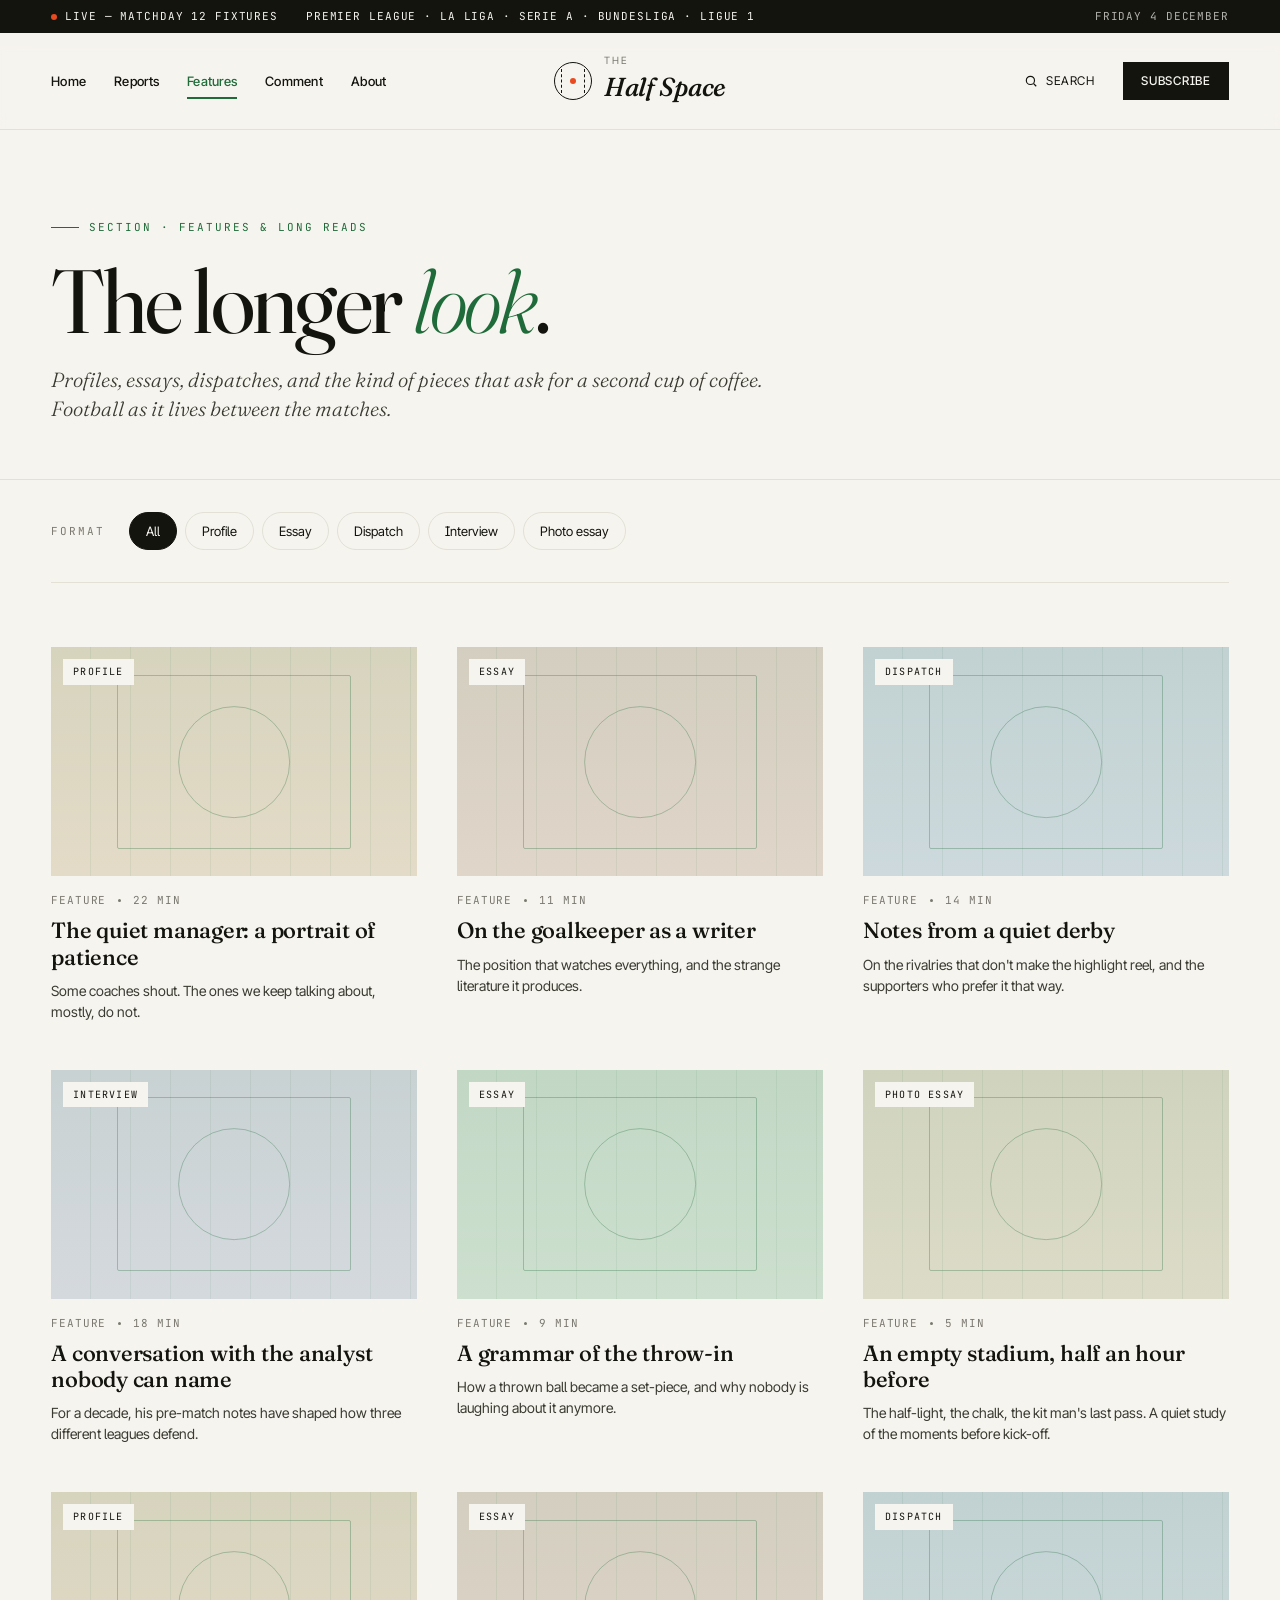
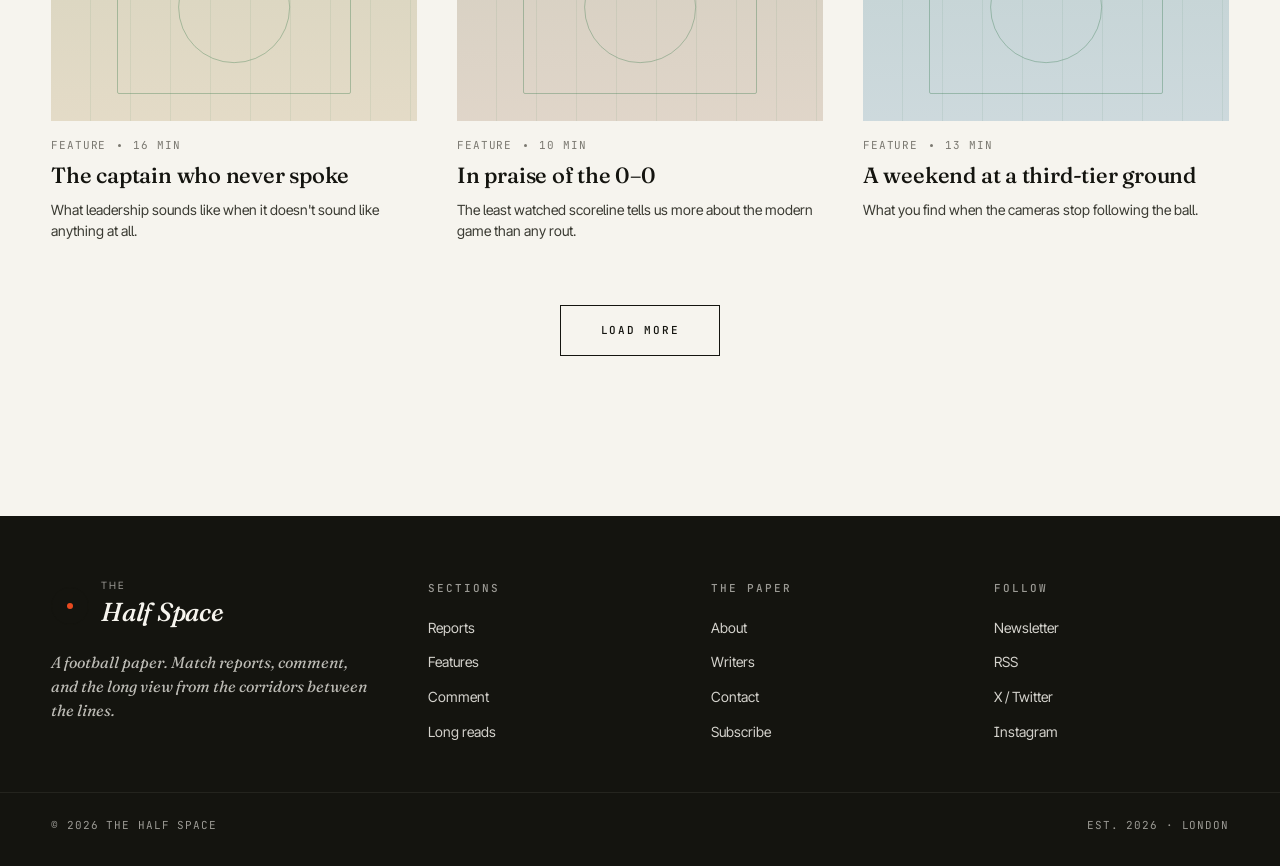
<file: features.html>
<!DOCTYPE html>
<html lang="en">
<head>
<meta charset="UTF-8">
<meta name="viewport" content="width=device-width, initial-scale=1.0">
<title>Features — The Half Space</title>
<link rel="stylesheet" href="styles.css">
</head>
<body data-page="features">

<div id="site-header"></div>

<main>
  <section class="page-header">
    <div class="container">
      <span class="eyebrow">Section · Features & long reads</span>
      <h1 class="fade-up">The longer <em>look</em>.</h1>
      <p class="deck fade-up delay-1">Profiles, essays, dispatches, and the kind of pieces that ask for a second cup of coffee. Football as it lives between the matches.</p>
    </div>
  </section>

  <div class="container">
    <div class="filter-row">
      <span class="label">Format</span>
      <a href="#" class="active">All</a>
      <a href="#">Profile</a>
      <a href="#">Essay</a>
      <a href="#">Dispatch</a>
      <a href="#">Interview</a>
      <a href="#">Photo essay</a>
    </div>
  </div>

  <section class="archive-section">
    <div class="container">
      <div class="archive-grid">
        <a href="article.html" class="card fade-up">
          <div class="card-image"><span class="tag">Profile</span><div class="card-image-inner pg-2"><div class="pitch-graphic"></div></div></div>
          <div class="meta"><span>Feature</span><span class="dot-sep"></span><span>22 min</span></div>
          <h3>The quiet manager: a portrait of patience</h3>
          <p>Some coaches shout. The ones we keep talking about, mostly, do not.</p>
        </a>
        <a href="article.html" class="card fade-up delay-1">
          <div class="card-image"><span class="tag">Essay</span><div class="card-image-inner pg-4"><div class="pitch-graphic"></div></div></div>
          <div class="meta"><span>Feature</span><span class="dot-sep"></span><span>11 min</span></div>
          <h3>On the goalkeeper as a writer</h3>
          <p>The position that watches everything, and the strange literature it produces.</p>
        </a>
        <a href="article.html" class="card fade-up delay-2">
          <div class="card-image"><span class="tag">Dispatch</span><div class="card-image-inner pg-5"><div class="pitch-graphic"></div></div></div>
          <div class="meta"><span>Feature</span><span class="dot-sep"></span><span>14 min</span></div>
          <h3>Notes from a quiet derby</h3>
          <p>On the rivalries that don't make the highlight reel, and the supporters who prefer it that way.</p>
        </a>
        <a href="article.html" class="card fade-up delay-3">
          <div class="card-image"><span class="tag">Interview</span><div class="card-image-inner pg-3"><div class="pitch-graphic"></div></div></div>
          <div class="meta"><span>Feature</span><span class="dot-sep"></span><span>18 min</span></div>
          <h3>A conversation with the analyst nobody can name</h3>
          <p>For a decade, his pre-match notes have shaped how three different leagues defend.</p>
        </a>
        <a href="article.html" class="card fade-up">
          <div class="card-image"><span class="tag">Essay</span><div class="card-image-inner pg-1"><div class="pitch-graphic"></div></div></div>
          <div class="meta"><span>Feature</span><span class="dot-sep"></span><span>9 min</span></div>
          <h3>A grammar of the throw-in</h3>
          <p>How a thrown ball became a set-piece, and why nobody is laughing about it anymore.</p>
        </a>
        <a href="article.html" class="card fade-up delay-1">
          <div class="card-image"><span class="tag">Photo essay</span><div class="card-image-inner pg-6"><div class="pitch-graphic"></div></div></div>
          <div class="meta"><span>Feature</span><span class="dot-sep"></span><span>5 min</span></div>
          <h3>An empty stadium, half an hour before</h3>
          <p>The half-light, the chalk, the kit man's last pass. A quiet study of the moments before kick-off.</p>
        </a>
        <a href="article.html" class="card fade-up delay-2">
          <div class="card-image"><span class="tag">Profile</span><div class="card-image-inner pg-2"><div class="pitch-graphic"></div></div></div>
          <div class="meta"><span>Feature</span><span class="dot-sep"></span><span>16 min</span></div>
          <h3>The captain who never spoke</h3>
          <p>What leadership sounds like when it doesn't sound like anything at all.</p>
        </a>
        <a href="article.html" class="card fade-up delay-3">
          <div class="card-image"><span class="tag">Essay</span><div class="card-image-inner pg-4"><div class="pitch-graphic"></div></div></div>
          <div class="meta"><span>Feature</span><span class="dot-sep"></span><span>10 min</span></div>
          <h3>In praise of the 0–0</h3>
          <p>The least watched scoreline tells us more about the modern game than any rout.</p>
        </a>
        <a href="article.html" class="card fade-up">
          <div class="card-image"><span class="tag">Dispatch</span><div class="card-image-inner pg-5"><div class="pitch-graphic"></div></div></div>
          <div class="meta"><span>Feature</span><span class="dot-sep"></span><span>13 min</span></div>
          <h3>A weekend at a third-tier ground</h3>
          <p>What you find when the cameras stop following the ball.</p>
        </a>
      </div>
      <div class="load-more"><button>Load more</button></div>
    </div>
  </section>
</main>

<div id="site-footer"></div>
<script src="site.js"></script>
</body>
</html>
</file>
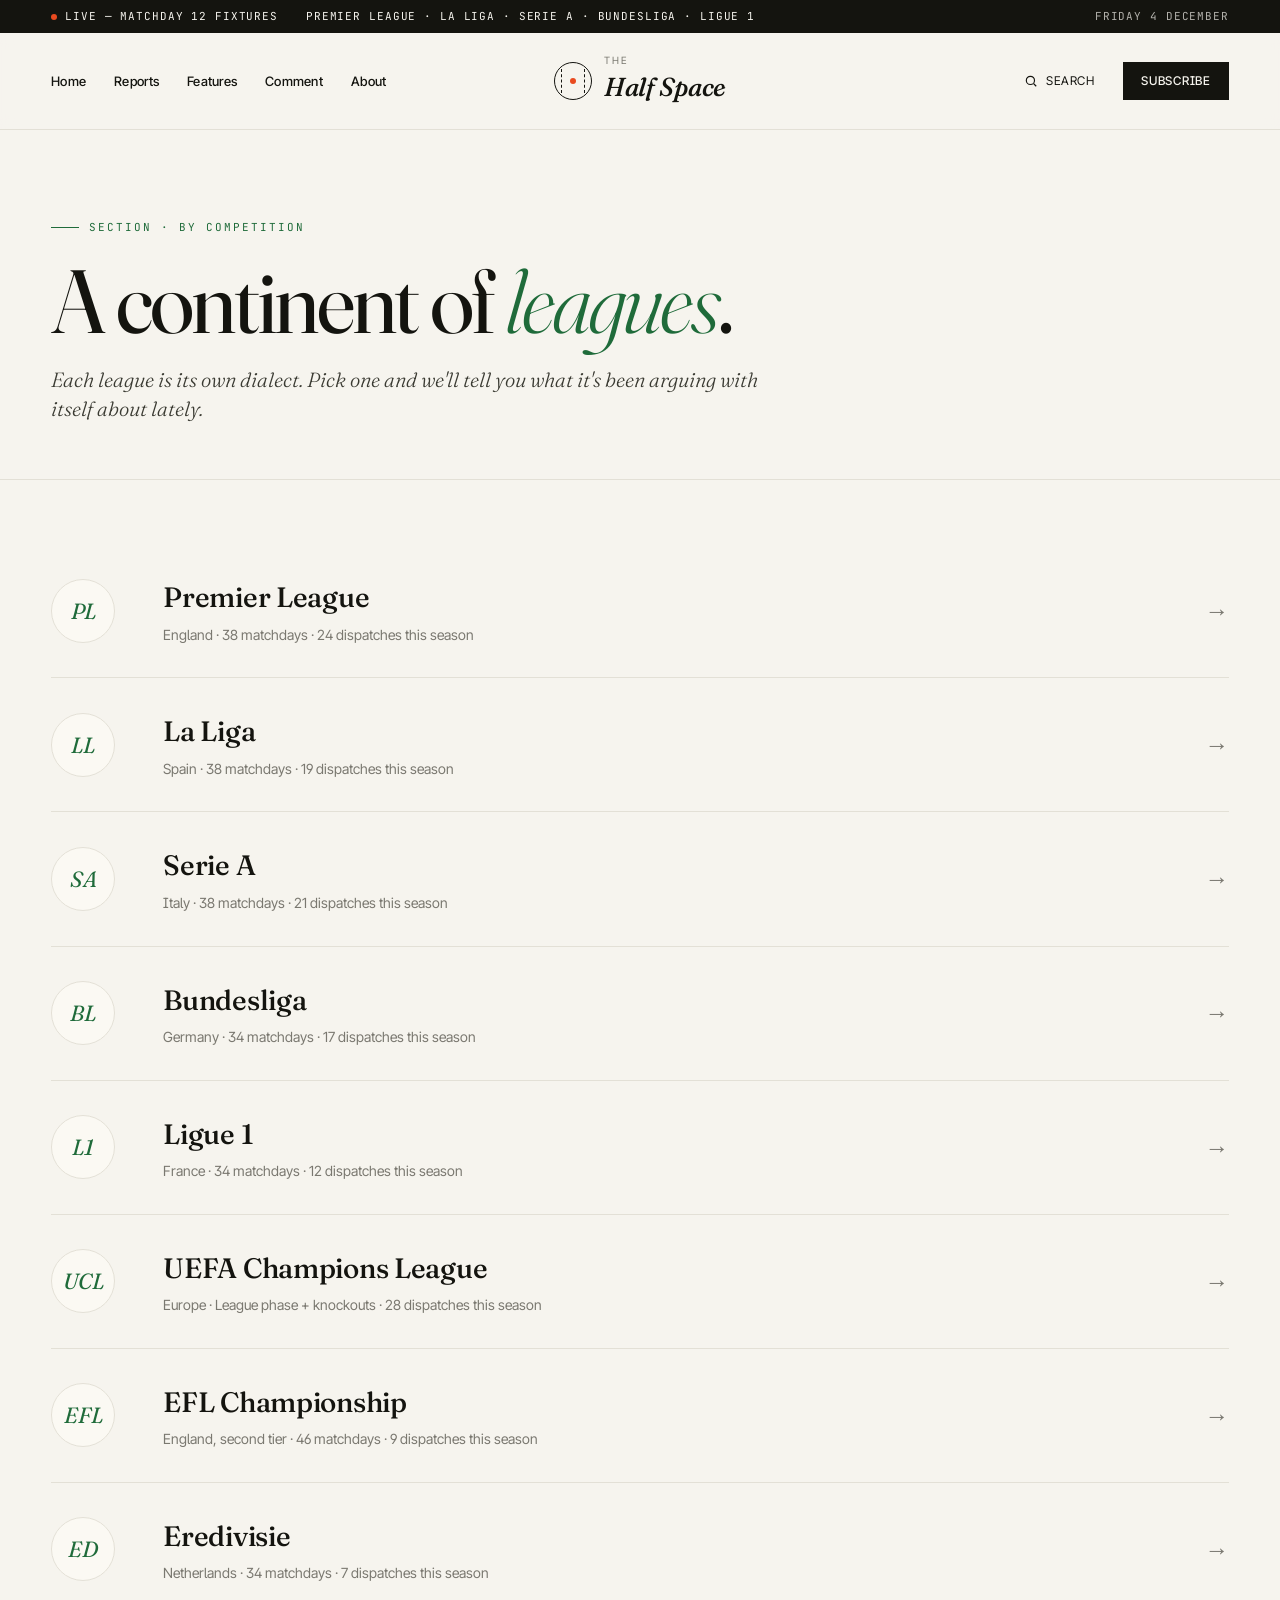
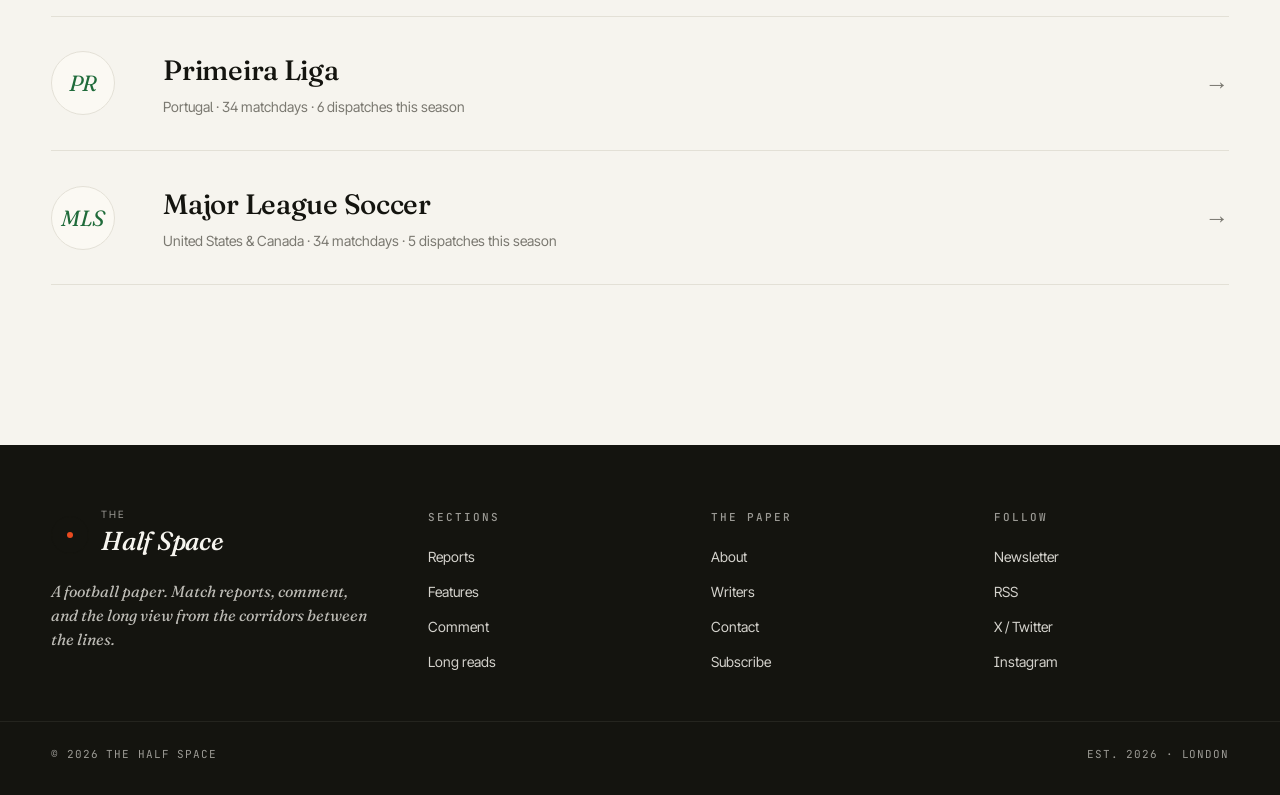
<file: leagues.html>
<!DOCTYPE html>
<html lang="en">
<head>
<meta charset="UTF-8">
<meta name="viewport" content="width=device-width, initial-scale=1.0">
<title>Leagues — The Half Space</title>
<link rel="stylesheet" href="styles.css">
</head>
<body data-page="leagues">

<div id="site-header"></div>

<main>
  <section class="page-header">
    <div class="container">
      <span class="eyebrow">Section · By competition</span>
      <h1 class="fade-up">A continent of <em>leagues</em>.</h1>
      <p class="deck fade-up delay-1">Each league is its own dialect. Pick one and we'll tell you what it's been arguing with itself about lately.</p>
    </div>
  </section>

  <section class="leagues-list">
    <div class="container">
      <a href="tactics.html" class="league-row fade-up">
        <span class="badge">PL</span>
        <div>
          <h3>Premier League</h3>
          <p>England · 38 matchdays · 24 dispatches this season</p>
        </div>
        <span class="arrow">→</span>
      </a>
      <a href="tactics.html" class="league-row fade-up delay-1">
        <span class="badge">LL</span>
        <div>
          <h3>La Liga</h3>
          <p>Spain · 38 matchdays · 19 dispatches this season</p>
        </div>
        <span class="arrow">→</span>
      </a>
      <a href="tactics.html" class="league-row fade-up delay-2">
        <span class="badge">SA</span>
        <div>
          <h3>Serie A</h3>
          <p>Italy · 38 matchdays · 21 dispatches this season</p>
        </div>
        <span class="arrow">→</span>
      </a>
      <a href="tactics.html" class="league-row fade-up delay-3">
        <span class="badge">BL</span>
        <div>
          <h3>Bundesliga</h3>
          <p>Germany · 34 matchdays · 17 dispatches this season</p>
        </div>
        <span class="arrow">→</span>
      </a>
      <a href="tactics.html" class="league-row fade-up">
        <span class="badge">L1</span>
        <div>
          <h3>Ligue 1</h3>
          <p>France · 34 matchdays · 12 dispatches this season</p>
        </div>
        <span class="arrow">→</span>
      </a>
      <a href="tactics.html" class="league-row fade-up delay-1">
        <span class="badge">UCL</span>
        <div>
          <h3>UEFA Champions League</h3>
          <p>Europe · League phase + knockouts · 28 dispatches this season</p>
        </div>
        <span class="arrow">→</span>
      </a>
      <a href="tactics.html" class="league-row fade-up delay-2">
        <span class="badge">EFL</span>
        <div>
          <h3>EFL Championship</h3>
          <p>England, second tier · 46 matchdays · 9 dispatches this season</p>
        </div>
        <span class="arrow">→</span>
      </a>
      <a href="tactics.html" class="league-row fade-up delay-3">
        <span class="badge">ED</span>
        <div>
          <h3>Eredivisie</h3>
          <p>Netherlands · 34 matchdays · 7 dispatches this season</p>
        </div>
        <span class="arrow">→</span>
      </a>
      <a href="tactics.html" class="league-row fade-up">
        <span class="badge">PR</span>
        <div>
          <h3>Primeira Liga</h3>
          <p>Portugal · 34 matchdays · 6 dispatches this season</p>
        </div>
        <span class="arrow">→</span>
      </a>
      <a href="tactics.html" class="league-row fade-up delay-1">
        <span class="badge">MLS</span>
        <div>
          <h3>Major League Soccer</h3>
          <p>United States & Canada · 34 matchdays · 5 dispatches this season</p>
        </div>
        <span class="arrow">→</span>
      </a>
    </div>
  </section>
</main>

<div id="site-footer"></div>
<script src="site.js"></script>
</body>
</html>
</file>
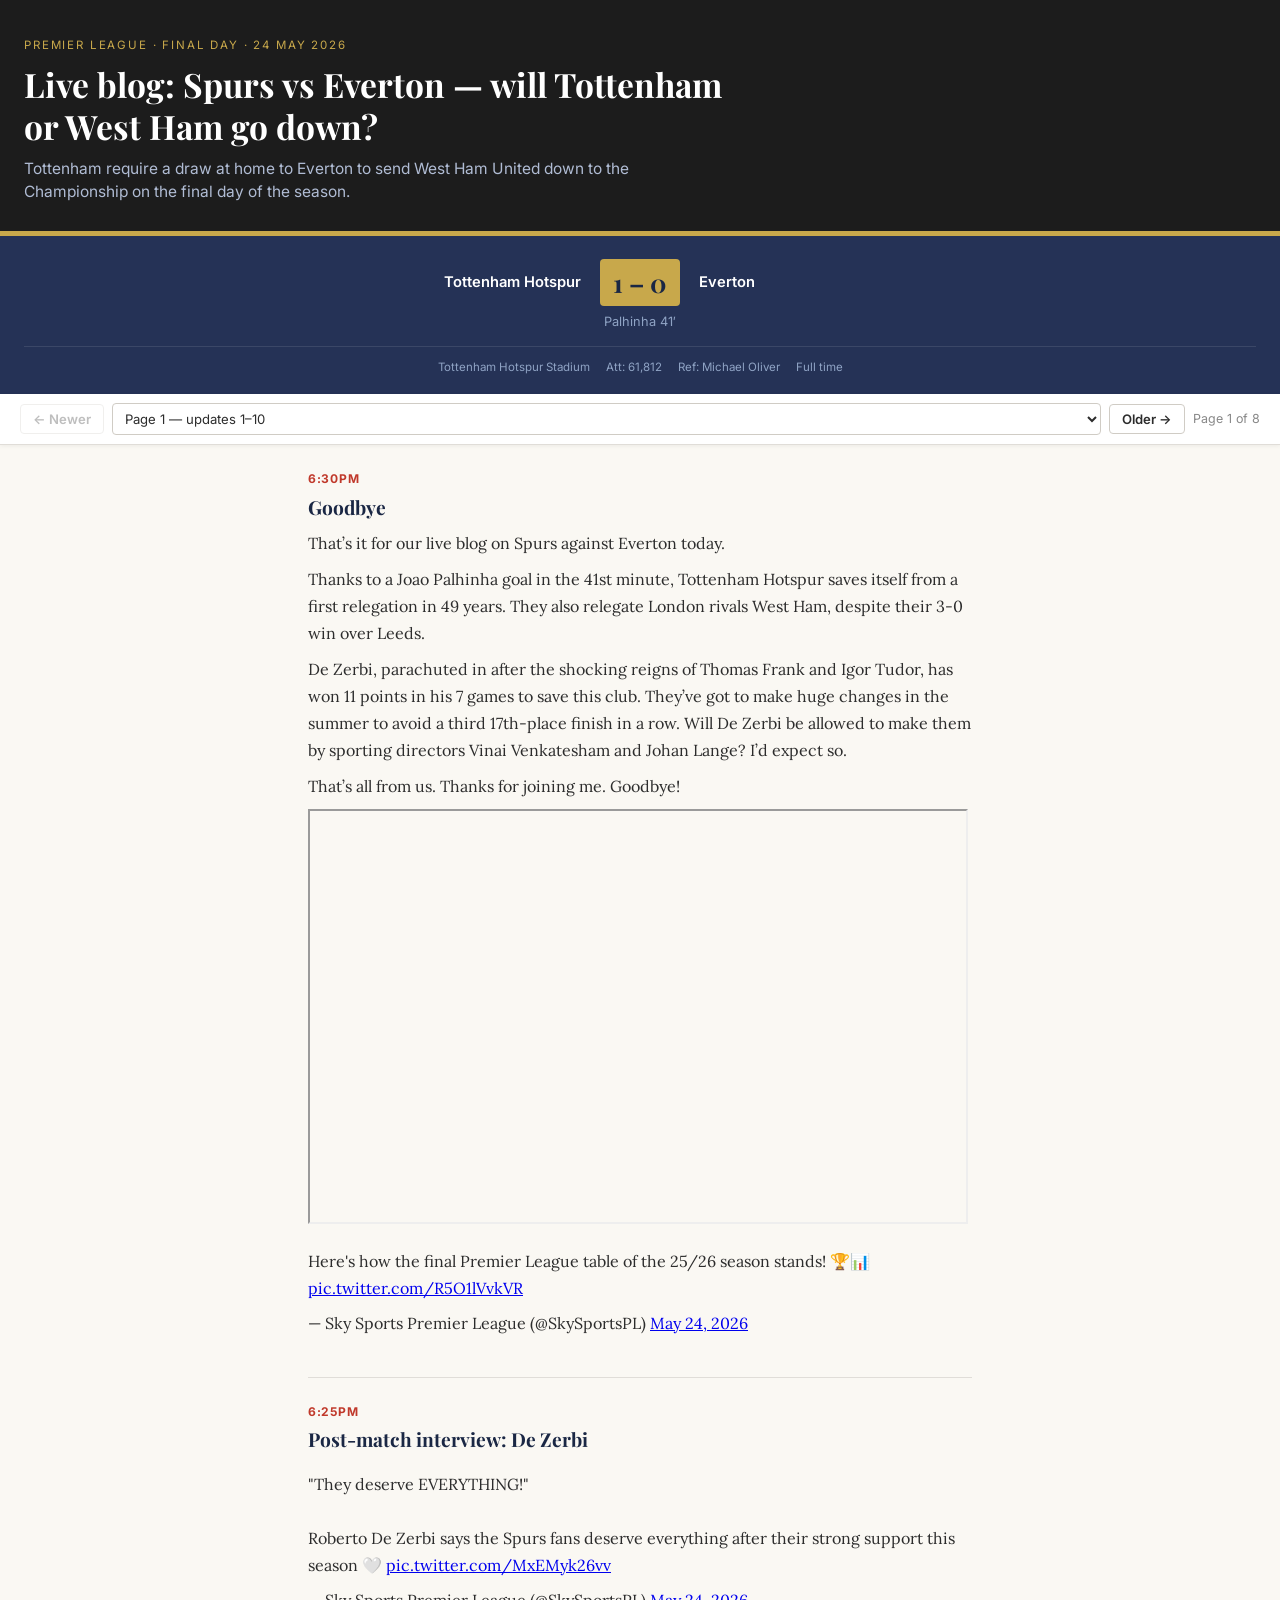
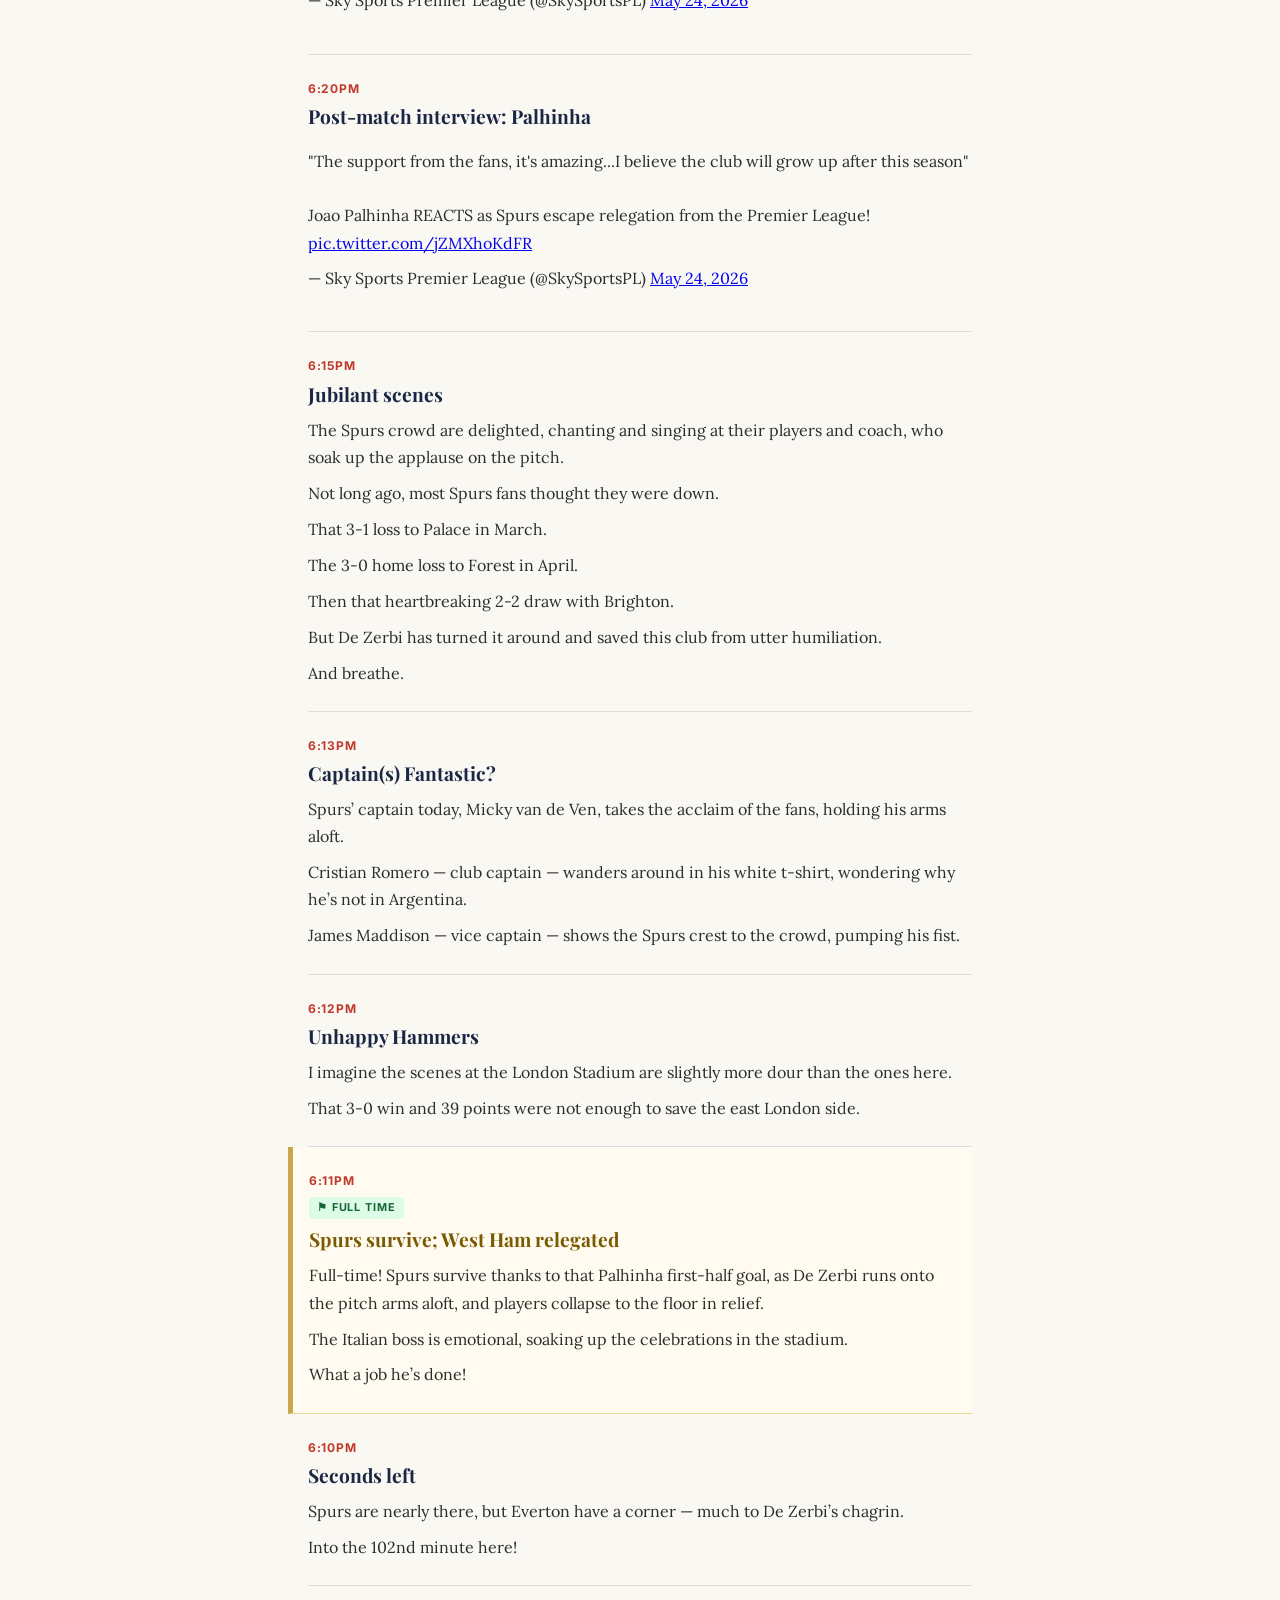
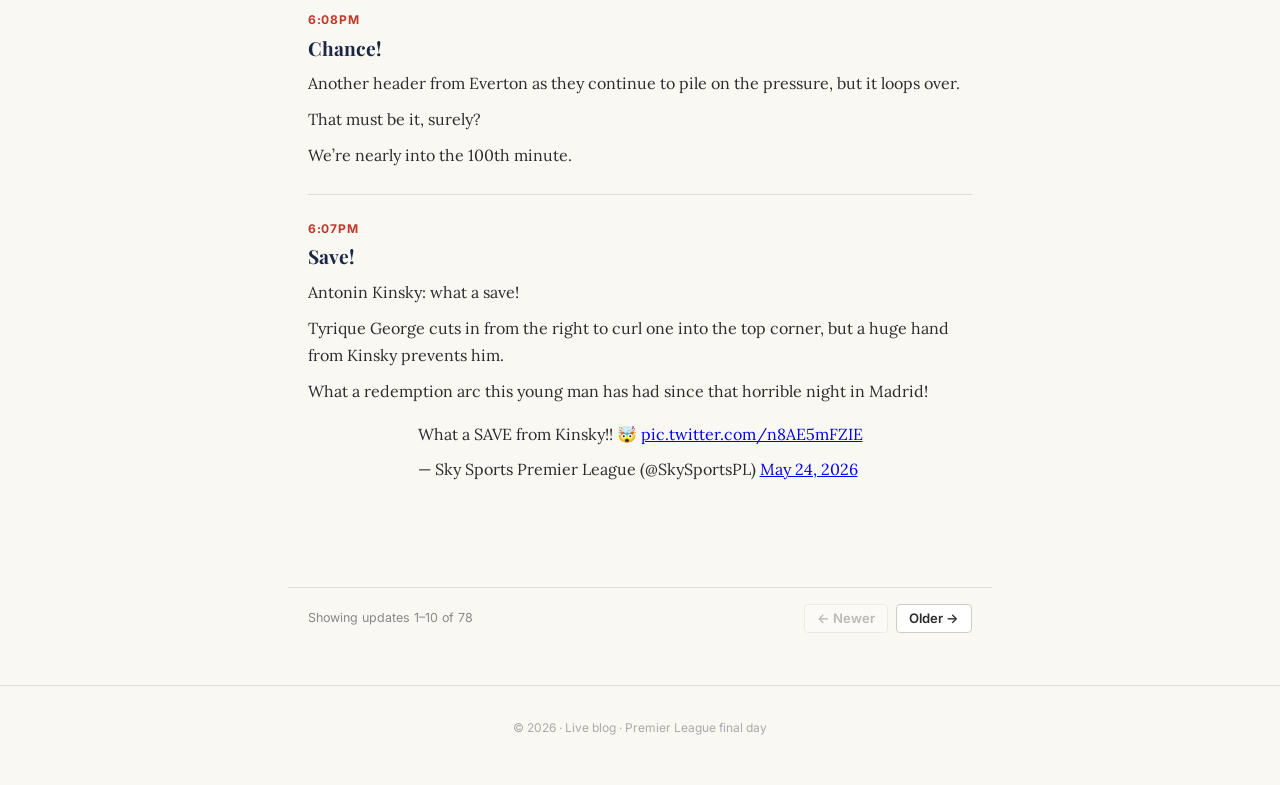
<file: live-blog-spurs-everton.html>
<!DOCTYPE html>
<html lang="en-GB">
<head>
<meta charset="UTF-8">
<meta name="viewport" content="width=device-width, initial-scale=1.0">
<title>Live blog: Spurs vs Everton — will Tottenham or West Ham go down?</title>
<link rel="preconnect" href="https://fonts.googleapis.com">
<link rel="preconnect" href="https://fonts.gstatic.com" crossorigin>
<link href="https://fonts.googleapis.com/css2?family=Inter:wght@400;600;700&family=Lora:ital,wght@0,400;0,700;1,400&family=Playfair+Display:wght@700&display=swap" rel="stylesheet">
<style>
:root {
  --navy: #1a2744;
  --gold: #c8a84b;
  --accent: #c0392b;
  --cream: #faf8f3;
  --ink: #2c2c2c;
  --line: #e0ddd8;
  --header-bg: #1c1c1c;
}
* { box-sizing: border-box; margin: 0; padding: 0; }
body { font-family: 'Lora', Georgia, serif; background: var(--cream); color: var(--ink); line-height: 1.6; }
header { background: var(--header-bg); color: #fff; padding: 2.25rem 1.5rem 1.75rem; border-bottom: 5px solid var(--gold); }
.eyebrow { font-family: 'Inter', sans-serif; text-transform: uppercase; letter-spacing: 0.16em; font-size: 0.72rem; color: var(--gold); margin-bottom: 0.55rem; }
header h1 { font-family: 'Playfair Display', Georgia, serif; font-size: clamp(1.5rem, 4vw, 2.1rem); font-weight: 700; color: #fff; max-width: 46rem; line-height: 1.25; margin-bottom: 0.6rem; }
.subhead { font-family: 'Inter', sans-serif; font-size: 0.97rem; color: #b0bcd4; max-width: 42rem; line-height: 1.5; }
.scorebox { background: #253256; color: #fff; padding: 1.4rem 1.5rem 1.1rem; }
.scoreline { display: flex; align-items: center; justify-content: center; gap: 1.2rem; margin-bottom: 0.4rem; }
.scoreline .team { flex: 1; font-family: 'Inter', sans-serif; font-size: 0.92rem; font-weight: 600; }
.scoreline .team:first-child { text-align: right; }
.scoreline .team:last-child { text-align: left; }
.score-pill { background: var(--gold); color: var(--navy); font-family: 'Playfair Display', Georgia, serif; font-size: 1.6rem; font-weight: 700; padding: 0.2rem 0.8rem; border-radius: 4px; white-space: nowrap; }
.scorers { text-align: center; font-family: 'Inter', sans-serif; font-size: 0.8rem; color: #8fa3c4; margin-bottom: 0.8rem; }
.matchmeta { display: flex; flex-wrap: wrap; gap: 6px 16px; justify-content: center; font-family: 'Inter', sans-serif; font-size: 0.72rem; color: #8fa3c4; border-top: 1px solid rgba(255,255,255,0.1); padding-top: 0.7rem; }
.nav-bar { background: #fff; border-bottom: 1px solid var(--line); padding: 0.6rem 1.25rem; display: flex; align-items: center; gap: 8px; position: sticky; top: 0; z-index: 50; box-shadow: 0 1px 4px rgba(0,0,0,0.06); }
.nav-btn { font-family: 'Inter', sans-serif; font-size: 0.82rem; font-weight: 600; background: #fff; border: 1px solid #d0ccc5; border-radius: 4px; padding: 0.35rem 0.75rem; cursor: pointer; color: var(--ink); transition: background 0.12s; white-space: nowrap; }
.nav-btn:hover { background: var(--cream); }
.nav-btn:disabled { opacity: 0.3; cursor: default; background: #fff; }
.nav-select { font-family: 'Inter', sans-serif; font-size: 0.82rem; flex: 1; min-width: 0; border: 1px solid #d0ccc5; border-radius: 4px; padding: 0.35rem 0.5rem; background: #fff; color: var(--ink); cursor: pointer; }
.page-indicator { font-family: 'Inter', sans-serif; font-size: 0.78rem; color: #888; white-space: nowrap; }
main { max-width: 44rem; margin: 0 auto; padding: 0 1.25rem 4rem; }
.entry { border-bottom: 1px solid var(--line); padding: 1.5rem 0; }
.entry:last-child { border-bottom: none; }
.entry-time { font-family: 'Inter', sans-serif; font-weight: 700; font-size: 0.75rem; color: var(--accent); letter-spacing: 0.06em; text-transform: uppercase; margin-bottom: 0.2rem; }
.entry h2 { font-family: 'Playfair Display', Georgia, serif; font-size: 1.2rem; font-weight: 700; color: var(--navy); margin-bottom: 0.45rem; }
.entry p { font-size: 1rem; line-height: 1.7; margin-bottom: 0.55rem; }
.entry p:last-child { margin-bottom: 0; }
.entry strong { font-weight: 700; }
.entry.goal { background: #fffbf0; border-left: 5px solid var(--gold); padding-left: 1rem; margin-left: -1.25rem; padding-right: 1rem; border-bottom: 1px solid #e8d98a; }
.entry.goal h2 { color: #7a5a00; }
.entry.key-moment { border-left: 4px solid #2563eb; padding-left: 1rem; margin-left: -1.25rem; }
.badge { display: inline-block; font-family: 'Inter', sans-serif; font-size: 0.68rem; font-weight: 700; letter-spacing: 0.08em; text-transform: uppercase; padding: 2px 8px; border-radius: 3px; margin-bottom: 0.35rem; }
.badge-goal { background: var(--gold); color: #4a3600; }
.badge-key  { background: #dbeafe; color: #1e40af; }
.badge-ft   { background: #dcfce7; color: #166534; }
.embed-wrap { margin: 1rem 0; display: flex; justify-content: center; }
.embed-wrap blockquote.twitter-tweet { margin: 0 auto !important; }
.page-footer { max-width: 44rem; margin: 0 auto; padding: 1rem 1.25rem 1.25rem; display: flex; align-items: center; justify-content: space-between; border-top: 1px solid var(--line); font-family: 'Inter', sans-serif; font-size: 0.78rem; color: #888; }
.page-footer-btns { display: flex; gap: 8px; }
footer { text-align: center; font-family: 'Inter', sans-serif; font-size: 0.75rem; color: #aaa; padding: 2rem 1rem 3rem; border-top: 1px solid var(--line); margin-top: 2rem; }
@media (max-width: 600px) { .scoreline .team { font-size: 0.78rem; } .score-pill { font-size: 1.25rem; } .page-indicator { display: none; } }
</style>
</head>
<body>

<header>
  <p class="eyebrow">Premier League &middot; Final day &middot; 24 May 2026</p>
  <h1>Live blog: Spurs vs Everton &mdash; will Tottenham or West Ham go down?</h1>
  <p class="subhead">Tottenham require a draw at home to Everton to send West Ham United down to the Championship on the final day of the season.</p>
</header>

<div class="scorebox">
  <div class="scoreline">
    <span class="team">Tottenham Hotspur</span>
    <span class="score-pill">1 &ndash; 0</span>
    <span class="team">Everton</span>
  </div>
  <p class="scorers">Palhinha 41&prime;</p>
  <div class="matchmeta">
    <span>Tottenham Hotspur Stadium</span>
    <span>Att: 61,812</span>
    <span>Ref: Michael Oliver</span>
    <span>Full time</span>
  </div>
</div>

<div class="nav-bar" id="nav-bar">
  <button class="nav-btn" id="btn-prev" onclick="changePage(-1)">&larr; Newer</button>
  <select class="nav-select" id="page-jump" onchange="jumpToPage(this.value)" aria-label="Jump to page"></select>
  <button class="nav-btn" id="btn-next" onclick="changePage(1)">Older &rarr;</button>
  <span class="page-indicator" id="page-indicator">Page 1 of 9</span>
</div>

<main id="main-entries"></main>

<div class="page-footer">
  <span id="footer-label"></span>
  <div class="page-footer-btns">
    <button class="nav-btn" id="btn-prev2" onclick="changePage(-1)">&larr; Newer</button>
    <button class="nav-btn" id="btn-next2" onclick="changePage(1)">Older &rarr;</button>
  </div>
</div>

<footer>&copy; 2026 &middot; Live blog &middot; Premier League final day</footer>

<script>
const ALL_ENTRIES = [
  {
    time:"6:30pm", head:"Goodbye", type:"normal",
    html:`<p>That&rsquo;s it for our live blog on Spurs against Everton today.</p>
    <p>Thanks to a Joao Palhinha goal in the 41st minute, Tottenham Hotspur saves itself from a first relegation in 49 years. They also relegate London rivals West Ham, despite their 3-0 win over Leeds.</p>
    <p>De Zerbi, parachuted in after the shocking reigns of Thomas Frank and Igor Tudor, has won 11 points in his 7 games to save this club. They&rsquo;ve got to make huge changes in the summer to avoid a third 17th-place finish in a row. Will De Zerbi be allowed to make them by sporting directors Vinai Venkatesham and Johan Lange? I&rsquo;d expect so.</p>
    <p>That&rsquo;s all from us. Thanks for joining me. Goodbye!</p>
  <iframe width="660" height="415" src="https://www.youtube.com/embed/SkUiQxgTflc?si=DZ7g7187FNda_FoD" title="YouTube video player" frameborder="20" allow="accelerometer; autoplay; clipboard-write; encrypted-media; gyroscope; picture-in-picture; web-share" referrerpolicy="strict-origin-when-cross-origin" allowfullscreen></iframe>    <div class="embed-wrap"><blockquote class="twitter-tweet"><p lang="en" dir="ltr">Here&#39;s how the final Premier League table of the 25/26 season stands! 🏆📊 <a href="https://t.co/R5O1lVvkVR">pic.twitter.com/R5O1lVvkVR</a></p>&mdash; Sky Sports Premier League (@SkySportsPL) <a href="https://x.com/SkySportsPL/status/2058661811872841816?ref_src=twsrc%5Etfw">May 24, 2026</a></blockquote></div>`
  },
  {
    time:"6:25pm", head:"Post-match interview: De Zerbi", type:"normal",
    html:`<div class="embed-wrap"><blockquote class="twitter-tweet"><p lang="en" dir="ltr">"They deserve EVERYTHING!" <br><br>Roberto De Zerbi says the Spurs fans deserve everything after their strong support this season 🤍 <a href="https://t.co/MxEMyk26vv">pic.twitter.com/MxEMyk26vv</a></p>&mdash; Sky Sports Premier League (@SkySportsPL) <a href="https://x.com/SkySportsPL/status/2058607097831375040?ref_src=twsrc%5Etfw">May 24, 2026</a></blockquote></div>`
  },
  {
    time:"6:20pm", head:"Post-match interview: Palhinha", type:"normal",
    html:`<div class="embed-wrap"><blockquote class="twitter-tweet"><p lang="en" dir="ltr">"The support from the fans, it's amazing...I believe the club will grow up after this season" <br><br>Joao Palhinha REACTS as Spurs escape relegation from the Premier League! <a href="https://t.co/jZMXhoKdFR">pic.twitter.com/jZMXhoKdFR</a></p>&mdash; Sky Sports Premier League (@SkySportsPL) <a href="https://x.com/SkySportsPL/status/2058601789700620716?ref_src=twsrc%5Etfw">May 24, 2026</a></blockquote></div>`
  },
  {
    time:"6:15pm", head:"Jubilant scenes", type:"normal",
    html:`<p>The Spurs crowd are delighted, chanting and singing at their players and coach, who soak up the applause on the pitch.</p>
    <p>Not long ago, most Spurs fans thought they were down.</p>
    <p>That 3-1 loss to Palace in March.</p>
    <p>The 3-0 home loss to Forest in April.</p>
    <p>Then that heartbreaking 2-2 draw with Brighton.</p>
    <p>But De Zerbi has turned it around and saved this club from utter humiliation.</p>
    <p>And breathe.</p>`
  },
  {
    time:"6:13pm", head:"Captain(s) Fantastic?", type:"normal",
    html:`<p>Spurs&rsquo; captain today, Micky van de Ven, takes the acclaim of the fans, holding his arms aloft.</p>
    <p>Cristian Romero &mdash; club captain &mdash; wanders around in his white t-shirt, wondering why he&rsquo;s not in Argentina.</p>
    <p>James Maddison &mdash; vice captain &mdash; shows the Spurs crest to the crowd, pumping his fist.</p>`
  },
  {
    time:"6:12pm", head:"Unhappy Hammers", type:"normal",
    html:`<p>I imagine the scenes at the London Stadium are slightly more dour than the ones here.</p>
    <p>That 3-0 win and 39 points were not enough to save the east London side.</p>`
  },
  {
    time:"6:11pm", head:"Spurs survive; West Ham relegated", type:"ft",
    html:`<p>Full-time! Spurs survive thanks to that Palhinha first-half goal, as De Zerbi runs onto the pitch arms aloft, and players collapse to the floor in relief.</p>
    <p>The Italian boss is emotional, soaking up the celebrations in the stadium.</p>
    <p>What a job he&rsquo;s done!</p>`
  },
  {
    time:"6:10pm", head:"Seconds left", type:"normal",
    html:`<p>Spurs are nearly there, but Everton have a corner &mdash; much to De Zerbi&rsquo;s chagrin.</p>
    <p>Into the 102nd minute here!</p>`
  },
  {
    time:"6:08pm", head:"Chance!", type:"normal",
    html:`<p>Another header from Everton as they continue to pile on the pressure, but it loops over.</p>
    <p>That must be it, surely?</p>
    <p>We&rsquo;re nearly into the 100th minute.</p>`
  },
  {
    time:"6:07pm", head:"Save!", type:"normal",
    html:`<p>Antonin Kinsky: what a save!</p>
    <p>Tyrique George cuts in from the right to curl one into the top corner, but a huge hand from Kinsky prevents him.</p>
    <p>What a redemption arc this young man has had since that horrible night in Madrid!</p>
    <div class="embed-wrap"><blockquote class="twitter-tweet"><p lang="en" dir="ltr">What a SAVE from Kinsky!! 🤯 <a href="https://t.co/n8AE5mFZIE">pic.twitter.com/n8AE5mFZIE</a></p>&mdash; Sky Sports Premier League (@SkySportsPL) <a href="https://x.com/SkySportsPL/status/2058595539956953595?ref_src=twsrc%5Etfw">May 24, 2026</a></blockquote></div>`
  },
  {
    time:"6:05pm", head:"Chance!", type:"normal",
    html:`<p>Alcaraz should do better! Another header from Everton that just misses the target!</p>
    <p>De Zerbi gestures to the crowd to up the atmosphere! It is getting more and more tense by the second here, but time is running out for those Everton goals.</p>
    <p>There&rsquo;ll be at least another five minutes to play here.</p>`
  },
  {
    time:"6:04pm", head:"Poor from Porro", type:"normal",
    html:`<p>Pedro Porro goes down clutching his head after a challenge, but the referee ignores his protestation.</p>
    <p>Porro rises from the ground immediately to win back the ball.</p>
    <p>A quick recovery.</p>`
  },
  {
    time:"6:02pm", head:"Keane header", type:"normal",
    html:`<p>Michael Keane is up and loops a header just over the bar, but Antonin Kinsky didn&rsquo;t get a touch.</p>`
  },
  {
    time:"6:01pm", head:"Get up, Sarr!", type:"normal",
    html:`<p>Fans won&rsquo;t be happy to see Pape Matar Sarr go down to receive treatment.</p>
    <p>This match will go over the 100-minute mark now.</p>`
  },
  {
    time:"5:59pm", head:"Nine minutes of injury time", type:"normal",
    html:`<p>Groans and consternation in N17 as the referee adds almost 10 minutes of injury time here.</p>
    <p>Some of the fans can&rsquo;t believe it.</p>`
  },
  {
    time:"5:57pm", head:"Spurs substitution; West Ham 3-0 Leeds FT", type:"key",
    html:`<p>Radu Dragusin is on for Destiny Udogie &mdash; De Zerbi taking no chances.</p>
    <p>West Ham&rsquo;s game beat Leeds 3-0 after Callum Wilson&rsquo;s late goal.</p>
    <div class="embed-wrap"><blockquote class="twitter-tweet"><p lang="en" dir="ltr">The full-time whistle goes at the London Stadium as West Ham await their fate...🫣 <a href="https://t.co/pdRS0E2wnt">pic.twitter.com/pdRS0E2wnt</a></p>&mdash; Sky Sports Premier League (@SkySportsPL) <a href="https://x.com/SkySportsPL/status/2058593725006160168?ref_src=twsrc%5Etfw">May 24, 2026</a></blockquote></div>`
  },
  {
    time:"5:56pm", head:"Under pressure", type:"normal",
    html:`<p>Lots of hand-wringing and red faces &mdash; either from the heat or stress &mdash; but Spurs are nearly there.</p>
    <p>In the last minute of normal time, now.</p>`
  },
  {
    time:"5:54pm", head:"Best &rsquo;til last", type:"normal",
    html:`<p>Everton corner here, as they finally put the pressure on Spurs.</p>
    <p>Danso heads it away, but Everton recycle and cross it in again.</p>
    <p>Van de Ven now heads it away, as play is paused so Kevin Danso can receive treatment (or time-waste).</p>`
  },
  {
    time:"5:53pm", head:"Close!", type:"normal",
    html:`<p>Everton nearly score! Tyrique George nips in ahead of Kinsky to square, but Van de Ven clears!</p>
    <p>Could Everton do the unthinkable and sink Spurs?</p>`
  },
  {
    time:"5:52pm", head:"So close, yet so far", type:"normal",
    html:`<p>About five minutes of normal time left. Can Spurs do it?</p>`
  },
  {
    time:"5:50pm", head:"Everton substitutions", type:"normal",
    html:`<p>A straight swap: Thierno Barry comes off for Beto, Dewsbury-Hall is replaced by Charly Alcaraz, and departing captain Seamus Coleman, making his final appearance for the club, replaces Iroegbunam.</p>`
  },
  {
    time:"5:47pm", head:"Spurs substitution", type:"normal",
    html:`<p>De Zerbi does make those changes as Maddison and Gray come on for Rodrigo Bentancur and Conor Gallagher.</p>`
  },
  {
    time:"5:47pm", head:"10s across the board", type:"normal",
    html:`<p>Pape Matar Sarr breaks into the penalty area, before being tripped&hellip;</p>
    <p>No: it&rsquo;s a dive from the Senegalese man, and is duly given a yellow by Michael Oliver.</p>`
  },
  {
    time:"5:46pm", head:"A wild Maddison appears", type:"normal",
    html:`<p>After so long out injured, it&rsquo;s still a strange sight to see James Maddison about to come on for Spurs.</p>
    <p>A ripple of applause rings out as they see him pull off his bib and make his way to the sideline, alongside Archie Gray.</p>`
  },
  {
    time:"5:43pm", head:"Look away Spurs fans", type:"key",
    html:`<p>It&rsquo;s not an Everton goal &mdash; but West Ham have doubled their lead against Leeds.</p>
    <p>Jarrod Bowen &mdash; who would have been disappointed to miss out on Thomas Tuchel&rsquo;s England squad for the World Cup &mdash; slams in at the near post.</p>
    <p>Wry smiles on Spurs fans&rsquo; faces now &mdash; not helped by Kolo Muani shooting well over from 30 yards out.</p>
    <p>Just the one Premier League goal for the PSG loanee this season.</p>`
  },
  {
    time:"5:41pm", head:"Keep calm and carry on", type:"normal",
    html:`<p>Still so many faces wrought with tension in the home crowd here.</p>
    <p>Do they really think this Everton side will score twice without reply? In the next 15 minutes?</p>
    <p>I guess stranger things have happened&hellip;</p>`
  },
  {
    time:"5:40pm", head:"Spurs substitution", type:"normal",
    html:`<p>Mathys Tel and Richarlison are replaced by Kolo Muani and Sarr.</p>
    <p>17 minutes plus injury time to go.</p>`
  },
  {
    time:"5:38pm", head:"Drinks break", type:"normal",
    html:`<p>Randal Kolo Muani and Pape Matar Sarr have to wait for this drinks break until they can come on.</p>
    <p>De Zerbi will just be telling his players to calm down and keep playing their way.</p>`
  },
  {
    time:"5:37pm", head:"Tel flattering to deceive", type:"normal",
    html:`<p>He has a great work rate and attitude, but Mathys Tel, 20, just lacks that bit of quality.</p>
    <p>He dribbles forward here, with Spence in a great position on his right, but refuses to pass and is easily tackled.</p>`
  },
  {
    time:"5:33pm", head:"Squeaky bum time", type:"normal",
    html:`<p>A lot of Spurs fans now checking their phones or biting nails, alongside groaning every time Everton are on the ball.</p>
    <p>Pape Matar Sarr is about to come on.</p>`
  },
  {
    time:"5:30pm", head:"West Ham goal!", type:"key",
    html:`<p>Now there&rsquo;s something for West Ham to cheer! Taty Castellanos has scored to put the Hammers up against Leeds.</p>
    <p>Suddenly the Tottenham Hotspur Stadium feels a little more tense&hellip;</p>
    <p>2 goals for Everton and Spurs will be down.</p>
    <p>About 20 minutes to go in that one.</p>`
  },
  {
    time:"5:29pm", head:"Everton substitutions", type:"normal",
    html:`<p>Merlin Rohl and Jake O&rsquo;Brien are taken off, being replaced by Chelsea loanee Tyrique George and English youngster Harrison Armstrong.</p>`
  },
  {
    time:"5:27pm", head:"Toothless, not ruthless", type:"normal",
    html:`<p>Spurs&rsquo; frontline has just lacked that clinical edge to capitalise on the dominance the team has shown today.</p>
    <p>Spence breaks forward into the box, with the ball sitting up for Tel, whose strike is blocked.</p>
    <p>Richarlison, Mathys Tel, and Djed Spence are not necessarily names to strike fear into defenders&rsquo; hearts.</p>`
  },
  {
    time:"5:24pm", head:"Animation department", type:"normal",
    html:`<p>Every time the cameras pan to the Spurs dugout, Vicario is almost as animated as De Zerbi on the touchline, the &lsquo;keeper barking and gesticulating at every kick of the ball.</p>
    <p>I wonder if De Zerbi minds?</p>
    <p>Spurs are a quarter of the way to Premier League survival.</p>`
  },
  {
    time:"5:20pm", head:"Unhappy hunting ground", type:"normal",
    html:`<p>West Ham fans: look away from this stat.</p>
    <p>Everton have won just once in their last 16 games away at Spurs, with that sole victory coming in 2020 under Carlo Ancelotti thanks to a solitary Dominic Calvert-Lewin goal.</p>
    <p>Who knows how today will go though &mdash; right, Hammers?</p>`
  },
  {
    time:"5:17pm", head:"On the beach?", type:"normal",
    html:`<p>Everton offered little in the first half, and have started the second in a similar vein.</p>
    <p>West Ham will not thank them for it, but with little to play for, Everton seem to be already on the beach.</p>
    <p>With such temperatures in London at the moment, why would they want to be?</p>`
  },
  {
    time:"5:14pm", head:"Pickford spills", type:"normal",
    html:`<p>Jordan Pickford looks sheepish in the Everton goal as a Djed Spence effort from outside the area nearly falls through the England man&rsquo;s legs, trickling behind for a corner.</p>
    <p>Better to get that out the way now than do it at the World Cup.</p>`
  },
  {
    time:"5:12pm", head:"Second half", type:"normal",
    html:`<p>Finally, after quite a lengthy delay, the game restarts. Can Spurs hold on or add to their lead?</p>
    <p>Or will David Moyes&rsquo; side offer more than they did in that first half?</p>
    <p>Neither side has made any substitutions.</p>`
  },
  {
    time:"5:07pm", head:"Technical issues", type:"normal",
    html:`<p>We should have kicked off for the second half by now but the assistant referee is having some technical issues.</p>
    <p>The West Ham game is now into its 50th minute. That could cause some tension at the end of these matches.</p>`
  },
  {
    time:"4:55pm", head:"Easing fears", type:"normal",
    html:`<p>With that goal, Joao Palhinha has scored vital goals in a couple of matches, including his late winner against Wolves to give Spurs their first win of 2026.</p>
    <p>It&rsquo;s now looking like the Portuguese midfielder is going to secure another 3 points for his side &mdash; alongside Premier League safety.</p>
    <p>Surely they have to sign him permanently in the summer?</p>`
  },
  {
    time:"4:50pm", head:"Half-time", type:"normal",
    html:`<p>The referee blows for half-time. Just another forty-five or so minutes and Spurs will be safe at West Ham&rsquo;s expense.</p>
    <p>Can they build on this lead in the second half and save their fans some stress and anxiety?</p>`
  },
  {
    time:"4:47pm", head:"Vicario&rsquo;s joy", type:"normal",
    html:`<p>Spurs &lsquo;keeper Vicario was practically choking his manager as replays of those celebrations show.</p>
    <p>Be careful, Guglielmo!</p>`
  },
  {
    time:"4:45pm", head:"Four minutes of injury time", type:"normal",
    html:`<p>Four minutes of injury time in the first half.</p>`
  },
  {
    time:"4:44pm", head:"Jubilation", type:"normal",
    html:`<p>The crowd are in full voice here. The groans have given way to a buoyant mood once again. Another Premier League season is so close now, and a generational embarrassment potentially avoided.</p>
    <p>Back in April after that 3-0 home loss to Nottingham Forest I don&rsquo;t think many people fancied Spurs to stay up.</p>
    <p>What a job De Zerbi has done.</p>`
  },
  {
    time:"4:42pm", head:"GOAL!!!", type:"goal",
    html:`<p>Bedlam at the Tottenham Hotspur Stadium as Palhinha scores! 1-0 to Spurs!</p>
    <p>Tel&rsquo;s delivery finds the Portuguese midfielder, whose header cannons back off the post, but the ball rebounds to him, and he passes it just over the line, despite the best efforts of an Everton defender!</p>
    <p>Michael Oliver points to his watch to confirm the goal! The players run to the side in a huge huddle and the crowd goes wild! As does De Zerbi!</p>
    <p>Spurs feel like they are definitely staying up now!</p>
    <div class="embed-wrap"><blockquote class="twitter-tweet"><p lang="pt" dir="ltr">A HUGE MOMENT for Joao Palhinha and Spurs!! <a href="https://t.co/uKnyazdzxt">pic.twitter.com/uKnyazdzxt</a></p>&mdash; Sky Sports Premier League (@SkySportsPL) <a href="https://x.com/SkySportsPL/status/2058575538919297276?ref_src=twsrc%5Etfw">May 24, 2026</a></blockquote></div>`
  },
  {
    time:"4:40pm", head:"The pressure continues", type:"normal",
    html:`<p>Spurs have had lots of set-pieces in and around the Everton box, but have yet to make one count.</p>
    <p>Porro stands over another free kick..</p>
    <p>It, again, comes to nothing, but the ball is eventually recycled, with Richarlison winning a corner. What about this one? Tel is about to deliver&hellip;</p>`
  },
  {
    time:"4:38pm", head:"Risky business", type:"normal",
    html:`<p>Everton break forward with Ndiaye, as the ball deflects upwards inside the area &mdash; but van de Ven heads it towards his own goal, with Thierno Barry nearly nipping in.</p>
    <p>Huge moans of angst from the crowd as Spurs clear upfield, but they&rsquo;re still safe with West Ham currently drawing with Leeds.</p>`
  },
  {
    time:"4:35pm", head:"Chance!", type:"normal",
    html:`<p>Danso has a free header from Porro&rsquo;s corner, but his effort is deflected off an Everton player into the grateful Pickford&rsquo;s arms.</p>
    <p>The Spurs crowd are alternating between encouraging chants and groans of frustration.</p>
    <p>They&rsquo;d love a goal here.</p>
    <p>Soon.</p>`
  },
  {
    time:"4:32pm", head:"Stayin&rsquo; Ndiaye", type:"normal",
    html:`<p>Iliman Ndiaye is Everton&rsquo;s danger man here.</p>
    <p>The Senegal forward dribbles past three, before his shot is deflected behind for a corner, which comes to nothing.</p>`
  },
  {
    time:"4:30pm", head:"169 days&hellip; and counting?", type:"normal",
    html:`<p>The Sky Sports commentator reminds the audience that Spurs&rsquo; last win at home was 169 days ago. Incredible.</p>
    <p>That was back in December: a 2-0 win under Thomas Frank against his former side Brentford. Xavi Simons and Richarlison scored the goals that day.</p>
    <p>Will that run end today?</p>`
  },
  {
    time:"4:28pm", head:"Maddison makes an appearance", type:"normal",
    html:`<p>James Maddison &mdash; in an orange bib and his lovely long hair &mdash; jogs up and down the touchline, applauding the Spurs fans and vice versa.</p>
    <p>Still 0-0 after nearly half an hour, as is the West Ham game, who are still &mdash; as it stands &mdash; going down.</p>`
  },
  {
    time:"4:24pm", head:"Drinks break", type:"normal",
    html:`<p>With the temperatures in north London over 30 degrees, the teams both go to the sideline for a drinks break.</p>
    <p>A chance for both Roberto De Zerbi and David Moyes to tinker with their team if they want to.</p>`
  },
  {
    time:"4:23pm", head:"Half-chance!", type:"normal",
    html:`<p>Spence streams down the right wing after being found by Porro, but the England man&rsquo;s cross is parried away by Pickford, preventing Richarlison tapping in at the back post.</p>`
  },
  {
    time:"4:20pm", head:"Foul!", type:"normal",
    html:`<p>A nasty one from Merlin Rohl, whose follow-through catches Micky van de Ven high up on his shin.</p>
    <p>Red card? No! The free kick somehow goes in Everton&rsquo;s favour!</p>
    <p>All square as the clock ticks past the 20-minute mark.</p>`
  },
  {
    time:"4:17pm", head:"Tel him again", type:"normal",
    html:`<p>Mathys Tel has got the Everton right-back Jake O&rsquo;Brien on toast here, pulling him this way and that, eventually drawing a foul from the Irishman.</p>
    <p>The defender has got his work cut out here.</p>`
  },
  {
    time:"4:14pm", head:"Handbags", type:"normal",
    html:`<p>Guglielmo Vicario and Seamus Coleman are having words on the bench &mdash; about what I&rsquo;m not too sure.</p>`
  },
  {
    time:"4:13pm", head:"Chance!", type:"normal",
    html:`<p>Joao Palhinha skies over the bar from close range: Spurs can&rsquo;t keep missing chances like that.</p>
    <p>The crowd respond with chants of &ldquo;When the Spurs Go Marching In&rdquo;.</p>`
  },
  {
    time:"4:11pm", head:"Rom-where-o?", type:"normal",
    html:`<p>The cameras focus on Spurs captain Cristian Romero, who has been at the centre of some controversy this week, after flying home to Argentina to apparently recover from injury.</p>
    <p>But Spurs fans were not happy the Argentine would not be in north London for such a vital clash.</p>
    <p>He must have been told to come back sharpish.</p>
    <div class="embed-wrap"><blockquote class="twitter-tweet"><p lang="en" dir="ltr">Cristian Romero in attendance at the Tottenham Hotspur Stadium! <a href="https://t.co/2JfGciC3pt">pic.twitter.com/2JfGciC3pt</a></p>&mdash; Sky Sports Premier League (@SkySportsPL) <a href="https://x.com/SkySportsPL/status/2058567123165679742?ref_src=twsrc%5Etfw">May 24, 2026</a></blockquote></div>`
  },
  {
    time:"4:10pm", head:"Jaw-ful injury", type:"normal",
    html:`<p>Djed Spence is indeed playing at right wing, and also has a black mask on his face, after a challenge from Liam Delap at Chelsea on Tuesday resulted in a broken jaw.</p>
    <p>Luckily, it hasn&rsquo;t ruled him out of the England squad, which he was named in on Friday.</p>`
  },
  {
    time:"4:07pm", head:"West Ham vs Leeds", type:"normal",
    html:`<p>Still 0-0 at the London Stadium, so &mdash; as things stand &mdash; Spurs are staying up (I&rsquo;m sure they&rsquo;d like a goal or two pretty soon though).</p>`
  },
  {
    time:"4:06pm", head:"Chance!", type:"normal",
    html:`<p>Kevin Danso&rsquo;s long throw eventually falls to Gallagher in the area, but his swivel and shot hits the side netting.</p>
    <p>De Zerbi jumps in frustration on the touchline.</p>`
  },
  {
    time:"4:05pm", head:"A bright start from Spurs", type:"normal",
    html:`<p>It&rsquo;s all Spurs in these opening minutes, penning Everton back into their area.</p>`
  },
  {
    time:"4:02pm", head:"Corner to Spurs", type:"normal",
    html:`<p>Spurs make their first proper foray into Everton territory, with Destiny Udogie&rsquo;s lung-busting run finding Conor Gallagher, who is tackled, but the ball falls to Rodrigo Bentancur, who is fouled.</p>
    <p>Spurs have a free kick about 30 yards out, to the left of the area, but Porro&rsquo;s delivery is headed out by James Tarkowski for Spurs&rsquo; first corner of the game.</p>
    <p>Tel takes, but Everton eventually clear.</p>`
  },
  {
    time:"4:01pm", head:"Corner to Everton", type:"normal",
    html:`<p>A corner to Everton as Ndiaye tries to get past Udogie, but the ball comes off him at the by-line.</p>
    <p>It comes to nothing, as Spurs eventually clear.</p>`
  },
  {
    time:"4:00pm", head:"Kick-off!", type:"normal",
    html:`<p>The referee today, Michael Oliver, blows his whistle as Everton kick us off, attacking from left to right.</p>`
  },
  {
    time:"3:57pm", head:"Handshakes all round", type:"normal",
    html:`<p>The teams complete the pre-match pleasantries, with Spurs in their lilywhite home kit and Everton in their classic blue.</p>
    <p>The Spurs team huddle near the edge of the area as the Spurs fans chant, &ldquo;Come on you Spurs&rdquo;.</p>
    <p>Can they avoid a first relegation in nearly 50 years? The 60,000 or so fans in here will certainly hope so.</p>`
  },
  {
    time:"3:55pm", head:"Here they come!", type:"normal",
    html:`<p>Out the teams come, with &lsquo;Duel of the Fates&rsquo; from Star Wars: The Phantom Menace blaring over the tannoy as has been tradition at Spurs for a while now.</p>
    <p>In that scene Obi-Wan Kenobi manages to beat Darth Maul in an epic battle, sending his nemesis falling desperately down an endless chute.</p>
    <p>Could Spurs do the same to West Ham today and send them tumbling back down to the Championship for the first time in 15 years?</p>`
  },
  {
    time:"3:48pm", head:"Positive atmosphere", type:"normal",
    html:`<p>The stadium announcer reads out the Spurs line-up, with every single player receiving huge cheers &mdash; and every Everton player receiving massive boos.</p>
    <p>As it should be.</p>`
  },
  {
    time:"3:40pm", head:"Warm-ups over!", type:"normal",
    html:`<p>The players are heading back down the tunnel, as the atmosphere inside the stadium continues to build.</p>
    <p>I wouldn&rsquo;t like to be a Spurs or West Ham fan today.</p>`
  },
  {
    time:"3:33pm", head:"Save us, Roberto! Save us!", type:"normal",
    html:`<p>After leaving Marseille on the same day Frank was sacked by Spurs, many were surprised when the Lilywhites announced Roberto De Zerbi had joined on a five-year contract, who seemed to have turned down Spurs in the wake of Frank&rsquo;s departure.</p>
    <p>De Zerbi&rsquo;s first game against Sunderland away resulted in a tight 1-0 loss, but there were signs of improvement from Frank and Tudor&rsquo;s ill-fated reigns.</p>
    <p>What followed was a heart-breaking 2-2 home draw with Brighton, where Spurs conceded a 95th-minute equaliser. Many assumed Spurs were doomed from that point, with West Ham&rsquo;s results having put them into the relegation zone the week prior.</p>
    <p>Spurs faced Wolves away next, having to secure a win &mdash; and they did! But with West Ham securing a late win over Everton, they remained in 18th and in the relegation zone.</p>
    <p>The tide turned however, when West Ham were walloped by Brentford 3-0, and Spurs put on a masterclass at Aston Villa, winning 2-1 and moving out of the bottom three.</p>
    <p>Now, after Spurs&rsquo; draw with Leeds and loss to Chelsea, and West Ham&rsquo;s losses to Arsenal and Newcastle, the relegation scrap has come down to the final day.</p>
    <p>Can De Zerbi do what many thought impossible after Tudor&rsquo;s last game? Can he keep Spurs up?</p>
    <p>We&rsquo;ll find out in just under half an hour at the Tottenham Hotspur Stadium, as the home side take on Everton in this huge game.</p>`
  },
  {
    time:"3:32pm", head:"Tudor is to do?", type:"normal",
    html:`<p>Sporting directors Vinai Venkatesham and Johan Lange turned to former Croatia international and Juventus manager Igor Tudor to bail them out of trouble.</p>
    <p>With experience of being parachuted into Italian clubs late in the season, Venkatesham and Lange took former consultant Fabio Paratici&rsquo;s recommendation and hired the gruff Croat.</p>
    <p>It didn&rsquo;t work out.</p>
    <p>Tudor was fired after just 44 days in charge, his last game being a crucial match against relegation rivals Nottingham Forest at the Tottenham Hotspur Stadium. Spurs fans lined the streets ahead of kick-off, cheering on the team coach as they arrived. There was hope in the air.</p>
    <p>Spurs lost 3-0.</p>
    <p>Tudor was informed of his father&rsquo;s passing immediately after the game, so did not fulfil his media duties, with Spurs confirming his exit a week after the game, bringing in&hellip;</p>`
  },
  {
    time:"3:31pm", head:"Frank-ly awful", type:"normal",
    html:`<p>Spurs have been &mdash; to put it mildly &mdash; terrible this season.</p>
    <p>After firing Ange Postecoglou 16 days after their Europa League triumph over Manchester United in Bilbao, Spurs hired Brentford manager Thomas Frank, who had guided the West London side to their joint-best league finish of ninth in 22/23.</p>
    <p>Frank was seen as a steadier hand than the high-wire act of Postecoglou, who was often criticised for prioritising attacking football over defensive solidity.</p>
    <p>However, despite a positive start for Frank &mdash; coming within seconds of winning the European Super Cup against PSG in his first game, followed by a clinical win away at Manchester City &mdash; the wheels soon started to fall off.</p>
    <p>Fans turned on the Dane as Spurs&rsquo; attack faltered, with damningly low xG totals against Chelsea (0.1) and Arsenal (0.07) in November &mdash; and he could never really win them back.</p>
    <p>Results never recovered, with a 2-0 home win against Brentford in December the last time Spurs would win at home under Frank, who was eventually sacked in February after a run of two wins in 17 games.</p>`
  },
  {
    time:"3:30pm", head:"How did Spurs get here?", type:"normal",
    html:`<p>A lot of terrible decisions&hellip;</p>`
  },
  {
    time:"3:20pm", head:"Warm-ups", type:"normal",
    html:`<p>There&rsquo;s a surprisingly buoyant atmosphere at the Tottenham Hotspur Stadium today, with much of the ground full of fans in white.</p>
    <p>They&rsquo;re up for it today &mdash; let&rsquo;s hope the players are too, as they emerge from the tunnel to complete their final drills.</p>
    <div class="embed-wrap"><blockquote class="twitter-tweet"><p lang="en" dir="ltr">The Spurs fans line the streets to welcome the players ahead of their fight for survival against Everton ⚪️ <a href="https://t.co/vp3pEx6k6Q">pic.twitter.com/vp3pEx6k6Q</a></p>&mdash; Sky Sports Premier League (@SkySportsPL) <a href="https://x.com/SkySportsPL/status/2058538721381695672?ref_src=twsrc%5Etfw">May 24, 2026</a></blockquote></div>`
  },
  {
    time:"3:15pm", head:"How could Spurs go down?", type:"normal",
    html:`<p>There is only one way Spurs go down today instead of West Ham: that&rsquo;s by losing against Everton and West Ham beating Leeds.</p>
    <p>Any other permutation, including a draw for Spurs, or a loss for Spurs &mdash; but West Ham failing to win &mdash; will see the Hammers go down and the Lilywhites finish 17th for the second year in a row.</p>`
  },
  {
    time:"3:05pm", head:"West Ham vs Leeds: line-ups", type:"key",
    html:`<p>Spurs fans will have their eyes on that West Ham game, so here&rsquo;s the line-ups for their match against Leeds.</p>
    <p><strong>West Ham:</strong> Hermansen; Walker-Peters, Mavropanos, Disasi, Diouf; Soucek, Fernandes; Bowen, Pablo, Summerville; Castellanos</p>
    <p><strong>Leeds:</strong> Darlow; Rodon, Bijol, Struijk; Bogle, Aaronson, Ampadu, Tanaka, Justin; Calvert-Lewin, Nmecha</p>`
  },
  {
    time:"3:00pm", head:"Line-ups announced", type:"key",
    html:`<p>The line-ups have been announced. Here&rsquo;s how Spurs look today, with manager Roberto De Zerbi making just one change from Tuesday night&rsquo;s loss at Stamford Bridge, with Djed Spence replacing Randal Kolo Muani on the right wing:</p>
    <p><strong>Spurs:</strong> Kinsky; Porro, Danso, Van de Ven, Udogie; Bentancur, Palhinha; Spence, Gallagher, Tel; Richarlison</p>
    <p>Here&rsquo;s how Everton line up, with David Moyes making just the one change from their 3-1 home defeat to Sunderland last time out, swapping in Thierno Barry for Beto up front.</p>
    <p><strong>Everton:</strong> Pickford; O&rsquo;Brien, Tarkowski, Keane, Mykolenko; Garner, Iroegbunam; Rohl, Ndiaye, Dewsbury-Hall; Barry</p>`
  },
  {
    time:"2:45pm", head:"Welcome!", type:"normal",
    html:`<p>Hi, and welcome to our live blog for today&rsquo;s final gameweek of this Premier League season.</p>
    <p>We&rsquo;re going to be following Spurs against Everton at the Tottenham Hotspur Stadium, as they require a draw to avoid relegation and send West Ham down, who themselves are facing Leeds at the London Stadium.</p>
    <p>Spurs are currently 17th and on 38 points, while West Ham are 18th on 36 points. If Spurs lose and West Ham win &mdash; Spurs will go down. All other combinations of results will see the north London side stay up, in what has been such a poor season from them.</p>
    <p>Kick-off is in an hour and 15 minutes.</p>`
  },
];

const PER_PAGE = 10;
const totalPages = Math.ceil(ALL_ENTRIES.length / PER_PAGE);
let currentPage = 1;

function getPageEntries(page) {
  const start = (page - 1) * PER_PAGE;
  return ALL_ENTRIES.slice(start, start + PER_PAGE);
}

function entryHTML(e) {
  let cls = 'entry';
  let badge = '';
  if (e.type === 'goal') {
    cls += ' goal';
    badge = '<span class="badge badge-goal">&#9917; Goal</span>';
  } else if (e.type === 'key') {
    cls += ' key-moment';
    badge = '<span class="badge badge-key">&#9679; Key moment</span>';
  } else if (e.type === 'ft') {
    cls += ' goal';
    badge = '<span class="badge badge-ft">&#9873; Full time</span>';
  }
  return `<div class="${cls}">
    <div class="entry-time">${e.time}</div>
    ${badge ? badge + '<br>' : ''}
    <h2>${e.head}</h2>
    ${e.html}
  </div>`;
}

function reloadWidgets() {
  /* Re-run the Twitter widget script after injecting new blockquotes */
  if (window.twttr && window.twttr.widgets) {
    window.twttr.widgets.load(document.getElementById('main-entries'));
  }
}

function renderPage(page) {
  const entries = getPageEntries(page);
  document.getElementById('main-entries').innerHTML = entries.map(entryHTML).join('');
  reloadWidgets();

  const start = (page - 1) * PER_PAGE + 1;
  const end = Math.min(page * PER_PAGE, ALL_ENTRIES.length);
  document.getElementById('page-indicator').textContent = 'Page ' + page + ' of ' + totalPages;
  document.getElementById('footer-label').textContent = 'Showing updates ' + start + '\u2013' + end + ' of ' + ALL_ENTRIES.length;
  document.getElementById('page-jump').value = page;

  const prevDisabled = page === 1;
  const nextDisabled = page === totalPages;
  document.getElementById('btn-prev').disabled = prevDisabled;
  document.getElementById('btn-next').disabled = nextDisabled;
  document.getElementById('btn-prev2').disabled = prevDisabled;
  document.getElementById('btn-next2').disabled = nextDisabled;

  const nav = document.getElementById('nav-bar');
  const top = nav.getBoundingClientRect().top + window.scrollY - 8;
  window.scrollTo({ top: top, behavior: 'smooth' });
}

function changePage(dir) {
  const next = currentPage + dir;
  if (next < 1 || next > totalPages) return;
  currentPage = next;
  renderPage(currentPage);
}

function jumpToPage(val) {
  currentPage = parseInt(val, 10);
  renderPage(currentPage);
}

function buildSelect() {
  const sel = document.getElementById('page-jump');
  for (let i = 1; i <= totalPages; i++) {
    const opt = document.createElement('option');
    opt.value = i;
    const s = (i - 1) * PER_PAGE + 1;
    const e = Math.min(i * PER_PAGE, ALL_ENTRIES.length);
    opt.textContent = 'Page ' + i + ' \u2014 updates ' + s + '\u2013' + e;
    sel.appendChild(opt);
  }
}

buildSelect();
renderPage(1);
</script>

<script async src="https://platform.x.com/widgets.js" charset="utf-8"></script>

</body>
</html>
</file>
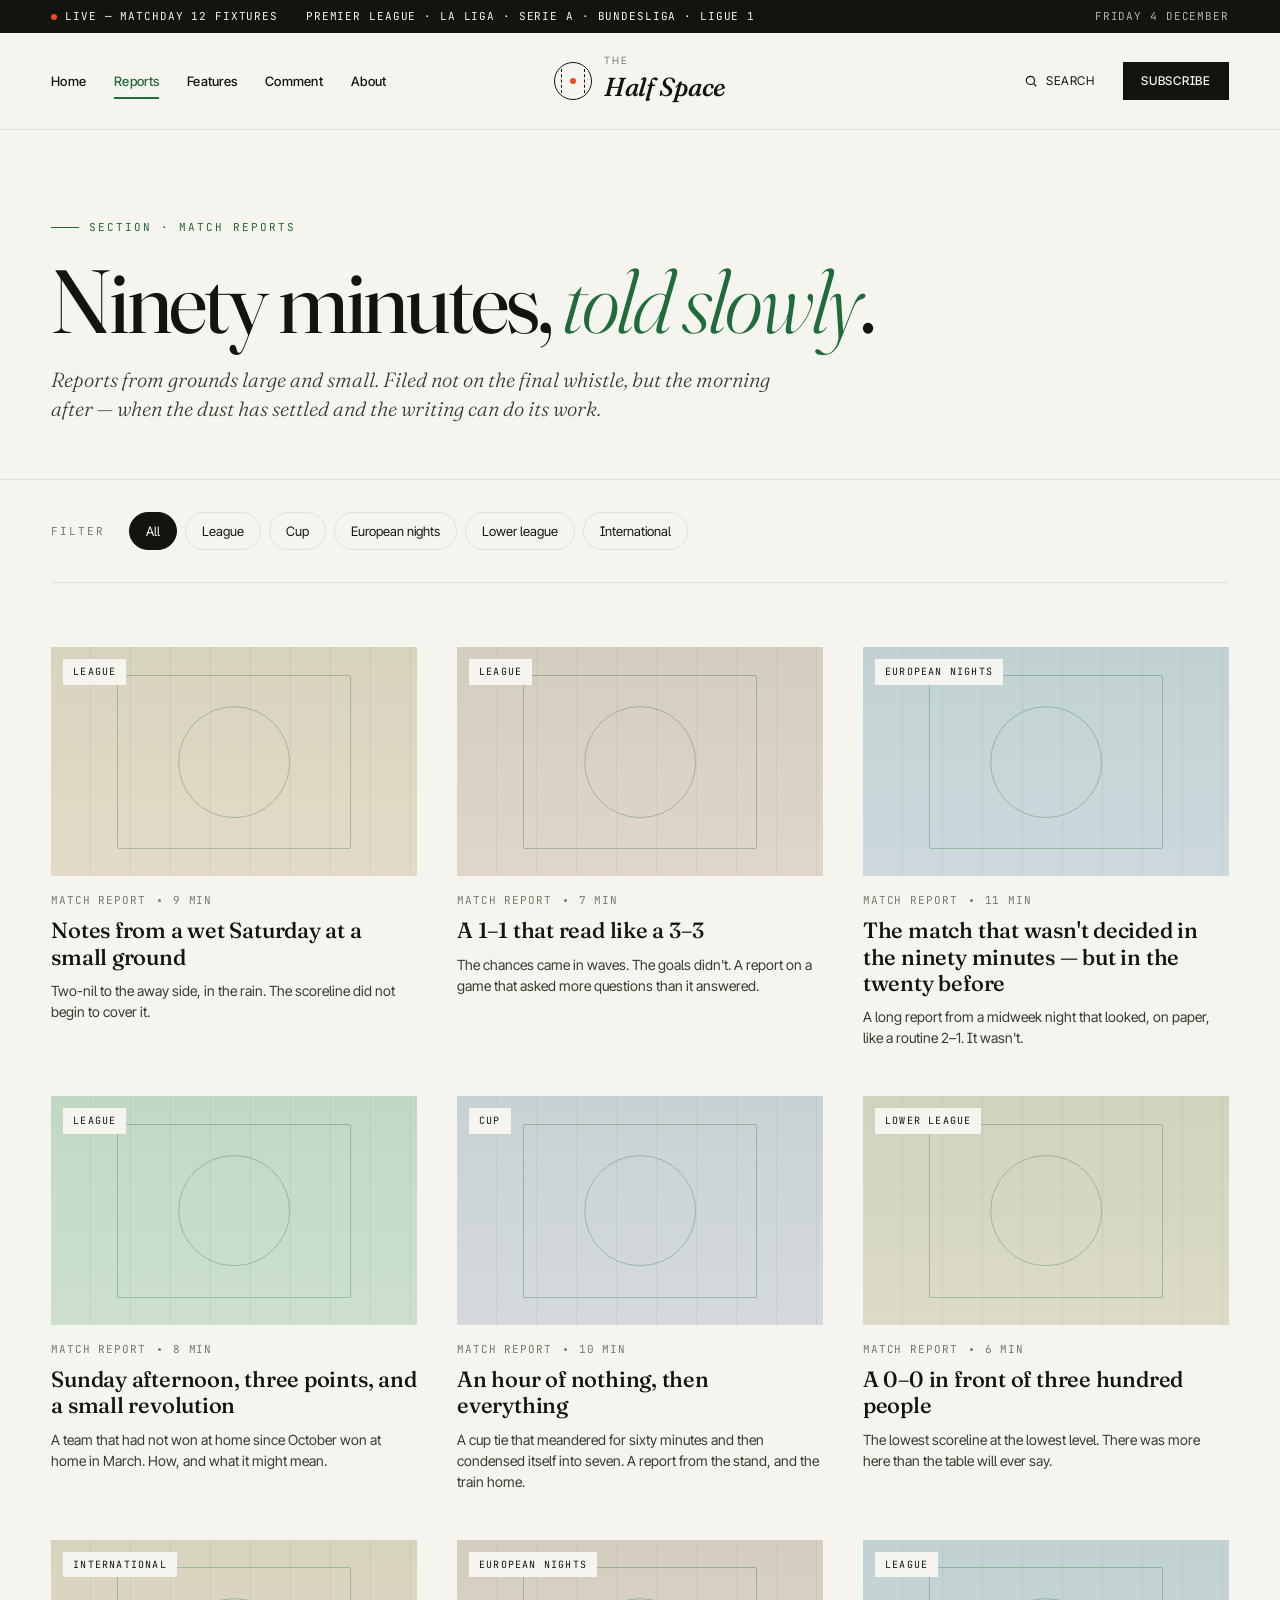
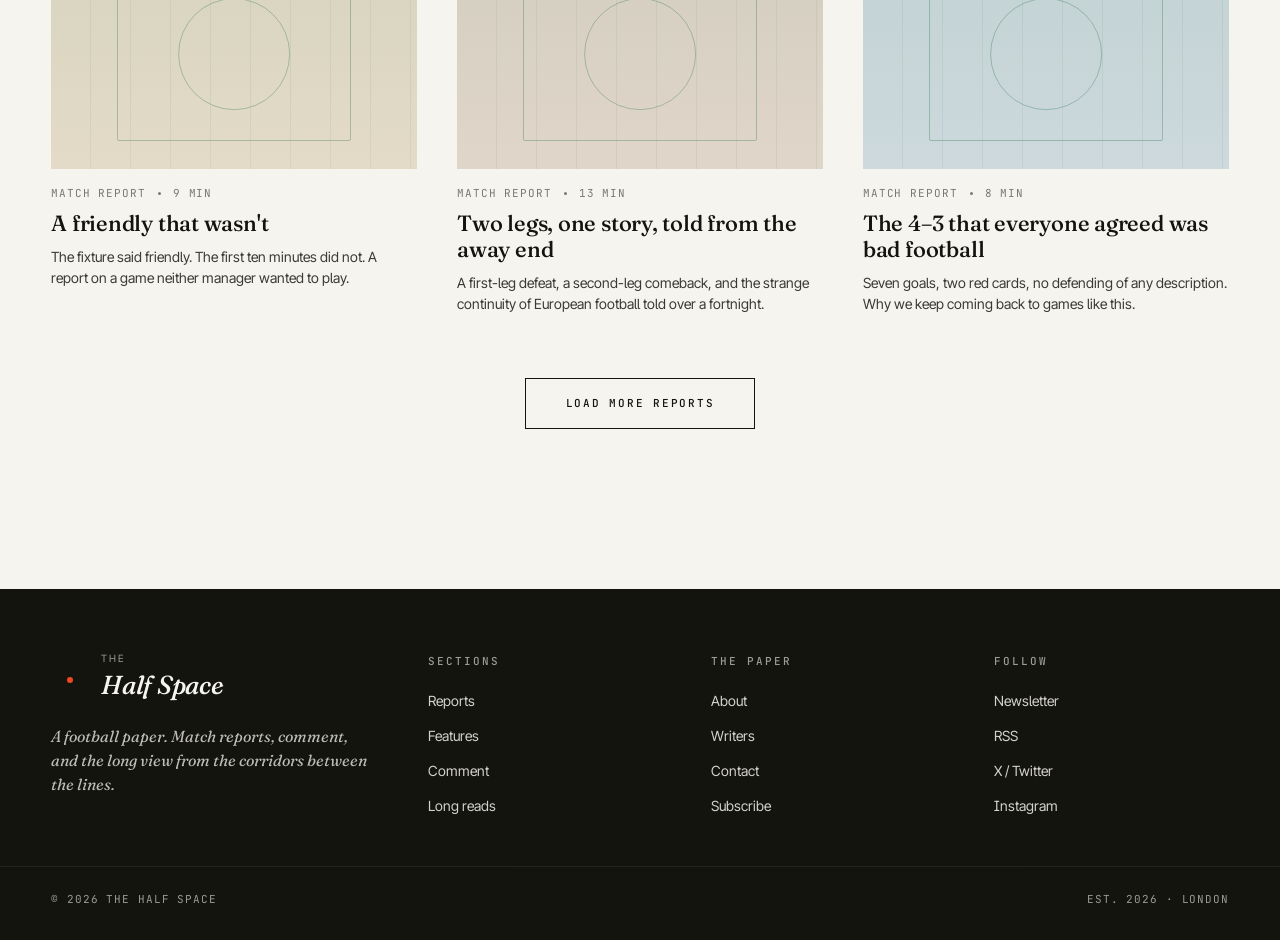
<file: reports.html>
<!DOCTYPE html>
<html lang="en">
<head>
<meta charset="UTF-8">
<meta name="viewport" content="width=device-width, initial-scale=1.0">
<title>Reports — The Half Space</title>
<link rel="stylesheet" href="styles.css">
</head>
<body data-page="reports">

<div id="site-header"></div>

<main>
  <section class="page-header">
    <div class="container">
      <span class="eyebrow">Section · Match reports</span>
      <h1 class="fade-up">Ninety minutes, <em>told slowly</em>.</h1>
      <p class="deck fade-up delay-1">Reports from grounds large and small. Filed not on the final whistle, but the morning after — when the dust has settled and the writing can do its work.</p>
    </div>
  </section>

  <div class="container">
    <div class="filter-row">
      <span class="label">Filter</span>
      <a href="#" class="active">All</a>
      <a href="#">League</a>
      <a href="#">Cup</a>
      <a href="#">European nights</a>
      <a href="#">Lower league</a>
      <a href="#">International</a>
    </div>
  </div>

  <section class="archive-section">
    <div class="container">
      <div class="archive-grid">
        <a href="article.html" class="card fade-up">
          <div class="card-image"><span class="tag">League</span><div class="card-image-inner pg-2"><div class="pitch-graphic"></div></div></div>
          <div class="meta"><span>Match report</span><span class="dot-sep"></span><span>9 min</span></div>
          <h3>Notes from a wet Saturday at a small ground</h3>
          <p>Two-nil to the away side, in the rain. The scoreline did not begin to cover it.</p>
        </a>
        <a href="article.html" class="card fade-up delay-1">
          <div class="card-image"><span class="tag">League</span><div class="card-image-inner pg-4"><div class="pitch-graphic"></div></div></div>
          <div class="meta"><span>Match report</span><span class="dot-sep"></span><span>7 min</span></div>
          <h3>A 1–1 that read like a 3–3</h3>
          <p>The chances came in waves. The goals didn't. A report on a game that asked more questions than it answered.</p>
        </a>
        <a href="article.html" class="card fade-up delay-2">
          <div class="card-image"><span class="tag">European nights</span><div class="card-image-inner pg-5"><div class="pitch-graphic"></div></div></div>
          <div class="meta"><span>Match report</span><span class="dot-sep"></span><span>11 min</span></div>
          <h3>The match that wasn't decided in the ninety minutes — but in the twenty before</h3>
          <p>A long report from a midweek night that looked, on paper, like a routine 2–1. It wasn't.</p>
        </a>
        <a href="article.html" class="card fade-up delay-3">
          <div class="card-image"><span class="tag">League</span><div class="card-image-inner pg-1"><div class="pitch-graphic"></div></div></div>
          <div class="meta"><span>Match report</span><span class="dot-sep"></span><span>8 min</span></div>
          <h3>Sunday afternoon, three points, and a small revolution</h3>
          <p>A team that had not won at home since October won at home in March. How, and what it might mean.</p>
        </a>
        <a href="article.html" class="card fade-up">
          <div class="card-image"><span class="tag">Cup</span><div class="card-image-inner pg-3"><div class="pitch-graphic"></div></div></div>
          <div class="meta"><span>Match report</span><span class="dot-sep"></span><span>10 min</span></div>
          <h3>An hour of nothing, then everything</h3>
          <p>A cup tie that meandered for sixty minutes and then condensed itself into seven. A report from the stand, and the train home.</p>
        </a>
        <a href="article.html" class="card fade-up delay-1">
          <div class="card-image"><span class="tag">Lower league</span><div class="card-image-inner pg-6"><div class="pitch-graphic"></div></div></div>
          <div class="meta"><span>Match report</span><span class="dot-sep"></span><span>6 min</span></div>
          <h3>A 0–0 in front of three hundred people</h3>
          <p>The lowest scoreline at the lowest level. There was more here than the table will ever say.</p>
        </a>
        <a href="article.html" class="card fade-up delay-2">
          <div class="card-image"><span class="tag">International</span><div class="card-image-inner pg-2"><div class="pitch-graphic"></div></div></div>
          <div class="meta"><span>Match report</span><span class="dot-sep"></span><span>9 min</span></div>
          <h3>A friendly that wasn't</h3>
          <p>The fixture said friendly. The first ten minutes did not. A report on a game neither manager wanted to play.</p>
        </a>
        <a href="article.html" class="card fade-up delay-3">
          <div class="card-image"><span class="tag">European nights</span><div class="card-image-inner pg-4"><div class="pitch-graphic"></div></div></div>
          <div class="meta"><span>Match report</span><span class="dot-sep"></span><span>13 min</span></div>
          <h3>Two legs, one story, told from the away end</h3>
          <p>A first-leg defeat, a second-leg comeback, and the strange continuity of European football told over a fortnight.</p>
        </a>
        <a href="article.html" class="card fade-up">
          <div class="card-image"><span class="tag">League</span><div class="card-image-inner pg-5"><div class="pitch-graphic"></div></div></div>
          <div class="meta"><span>Match report</span><span class="dot-sep"></span><span>8 min</span></div>
          <h3>The 4–3 that everyone agreed was bad football</h3>
          <p>Seven goals, two red cards, no defending of any description. Why we keep coming back to games like this.</p>
        </a>
      </div>
      <div class="load-more"><button>Load more reports</button></div>
    </div>
  </section>
</main>

<div id="site-footer"></div>
<script src="site.js"></script>
</body>
</html>
</file>
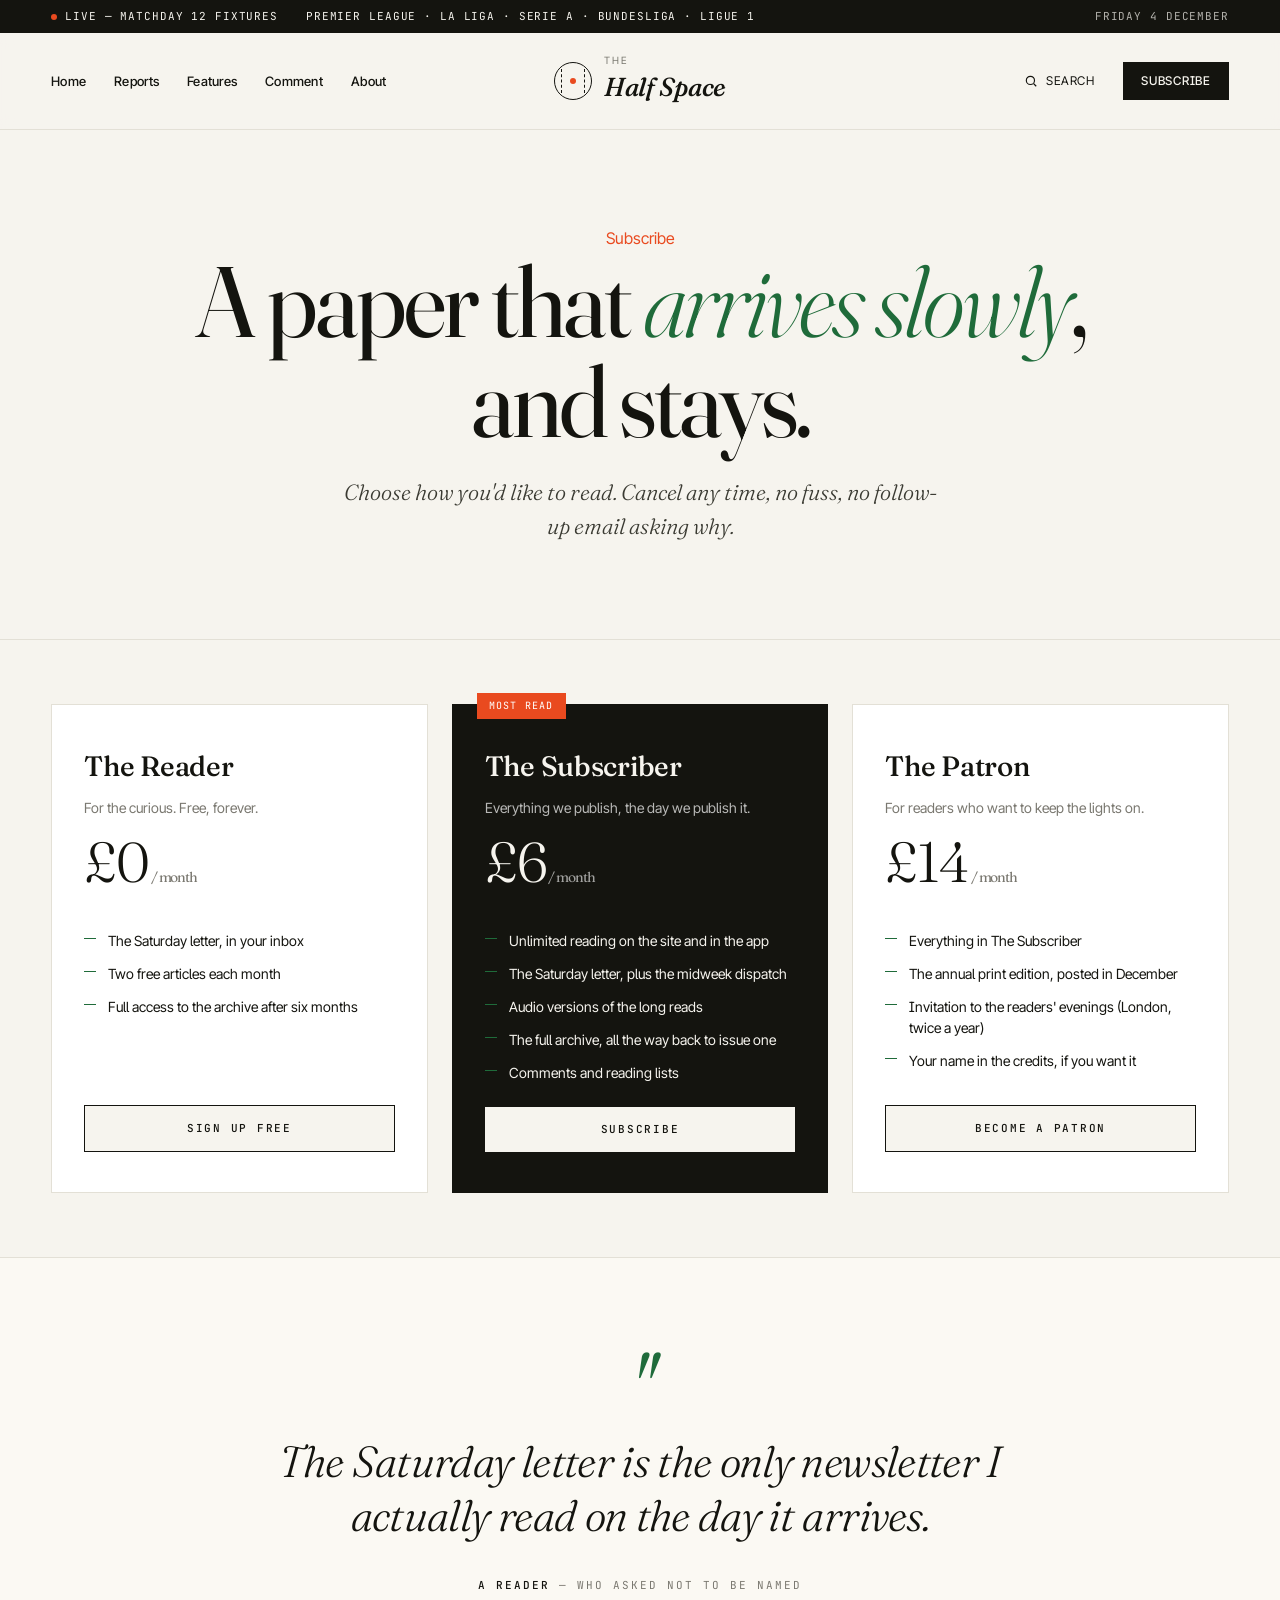
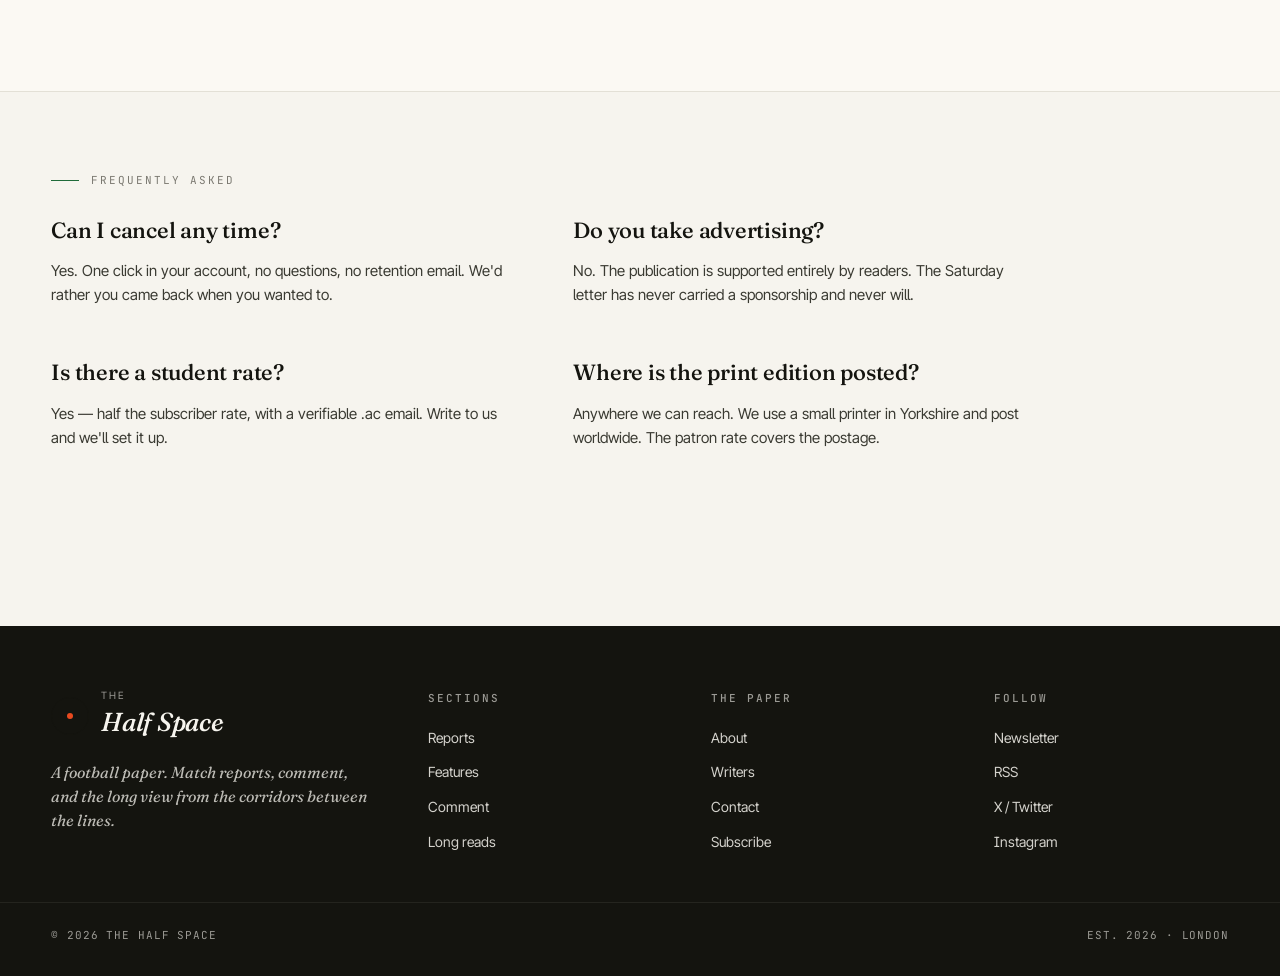
<file: subscribe.html>
<!DOCTYPE html>
<html lang="en">
<head>
<meta charset="UTF-8">
<meta name="viewport" content="width=device-width, initial-scale=1.0">
<title>Subscribe — The Half Space</title>
<link rel="stylesheet" href="styles.css">
</head>
<body data-page="">

<div id="site-header"></div>

<main>
  <section class="subscribe-hero">
    <div class="container">
      <span class="eyebrow">Subscribe</span>
      <h1 class="fade-up">A paper that <em>arrives slowly</em>, and stays.</h1>
      <p class="deck fade-up delay-1">Choose how you'd like to read. Cancel any time, no fuss, no follow-up email asking why.</p>
    </div>
  </section>

  <section class="container">
    <div class="plans">
      <div class="plan fade-up">
        <h3>The Reader</h3>
        <p style="font-size:14px; color: var(--ink-muted); line-height:1.5;">For the curious. Free, forever.</p>
        <div class="price">£0<small> / month</small></div>
        <ul>
          <li>The Saturday letter, in your inbox</li>
          <li>Two free articles each month</li>
          <li>Full access to the archive after six months</li>
        </ul>
        <button>Sign up free</button>
      </div>
      <div class="plan featured fade-up delay-1">
        <h3>The Subscriber</h3>
        <p style="font-size:14px; color: rgba(255,255,255,0.7); line-height:1.5;">Everything we publish, the day we publish it.</p>
        <div class="price">£6<small> / month</small></div>
        <ul>
          <li>Unlimited reading on the site and in the app</li>
          <li>The Saturday letter, plus the midweek dispatch</li>
          <li>Audio versions of the long reads</li>
          <li>The full archive, all the way back to issue one</li>
          <li>Comments and reading lists</li>
        </ul>
        <button>Subscribe</button>
      </div>
      <div class="plan fade-up delay-2">
        <h3>The Patron</h3>
        <p style="font-size:14px; color: var(--ink-muted); line-height:1.5;">For readers who want to keep the lights on.</p>
        <div class="price">£14<small> / month</small></div>
        <ul>
          <li>Everything in The Subscriber</li>
          <li>The annual print edition, posted in December</li>
          <li>Invitation to the readers' evenings (London, twice a year)</li>
          <li>Your name in the credits, if you want it</li>
        </ul>
        <button>Become a patron</button>
      </div>
    </div>
  </section>

  <section class="quote-block">
    <blockquote>
      <div class="qmark">"</div>
      <q>The Saturday letter is the only newsletter I actually read on the day it arrives.</q>
      <cite><strong>A reader</strong> — who asked not to be named</cite>
    </blockquote>
  </section>

  <section style="padding: 80px 0;">
    <div class="container">
      <div class="section-eyebrow">Frequently asked</div>
      <div style="display:grid; grid-template-columns: repeat(2, 1fr); gap: 48px 64px; max-width: 980px;">
        <div>
          <h3 style="font-family: var(--serif); font-size: 22px; font-weight: 500; margin-bottom: 12px; letter-spacing: -0.01em;">Can I cancel any time?</h3>
          <p style="color: var(--ink-soft); line-height: 1.6; font-size: 15px;">Yes. One click in your account, no questions, no retention email. We'd rather you came back when you wanted to.</p>
        </div>
        <div>
          <h3 style="font-family: var(--serif); font-size: 22px; font-weight: 500; margin-bottom: 12px; letter-spacing: -0.01em;">Do you take advertising?</h3>
          <p style="color: var(--ink-soft); line-height: 1.6; font-size: 15px;">No. The publication is supported entirely by readers. The Saturday letter has never carried a sponsorship and never will.</p>
        </div>
        <div>
          <h3 style="font-family: var(--serif); font-size: 22px; font-weight: 500; margin-bottom: 12px; letter-spacing: -0.01em;">Is there a student rate?</h3>
          <p style="color: var(--ink-soft); line-height: 1.6; font-size: 15px;">Yes — half the subscriber rate, with a verifiable .ac email. Write to us and we'll set it up.</p>
        </div>
        <div>
          <h3 style="font-family: var(--serif); font-size: 22px; font-weight: 500; margin-bottom: 12px; letter-spacing: -0.01em;">Where is the print edition posted?</h3>
          <p style="color: var(--ink-soft); line-height: 1.6; font-size: 15px;">Anywhere we can reach. We use a small printer in Yorkshire and post worldwide. The patron rate covers the postage.</p>
        </div>
      </div>
    </div>
  </section>
</main>

<div id="site-footer"></div>
<script src="site.js"></script>
</body>
</html>
</file>
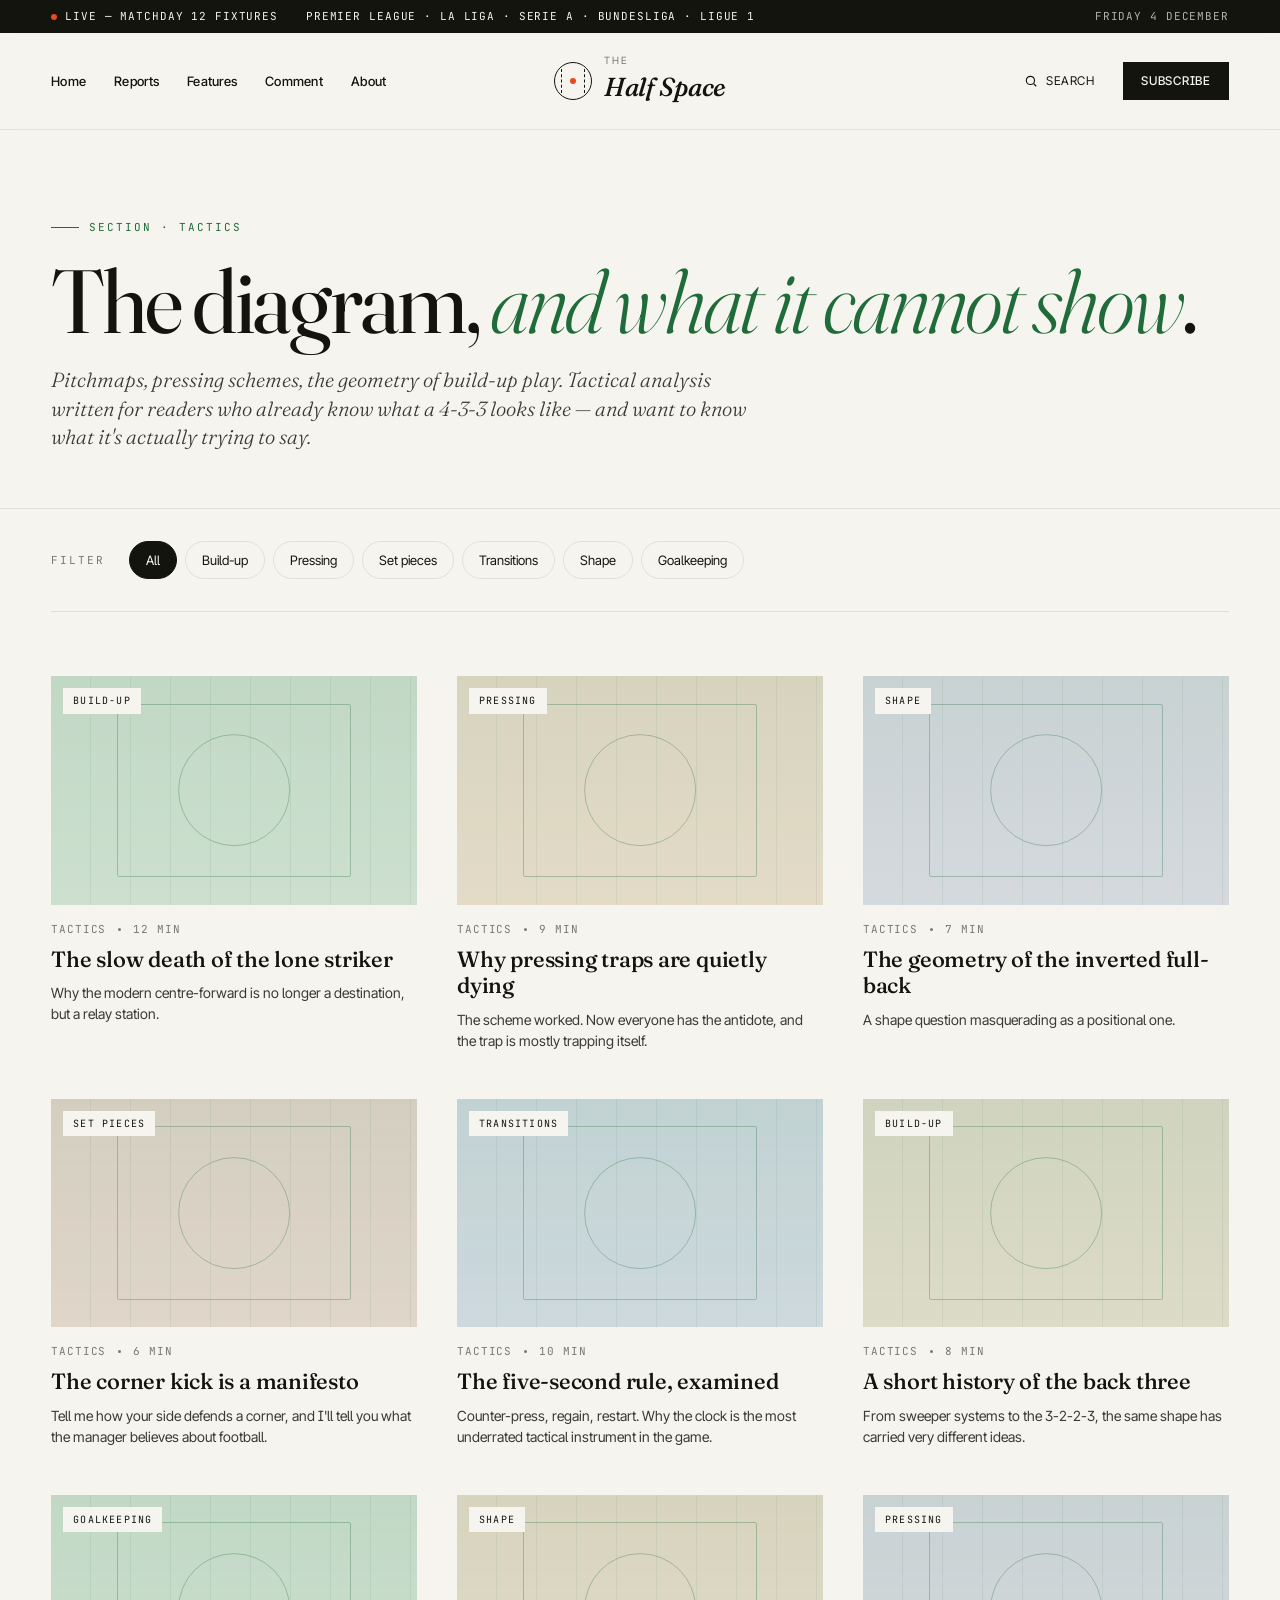
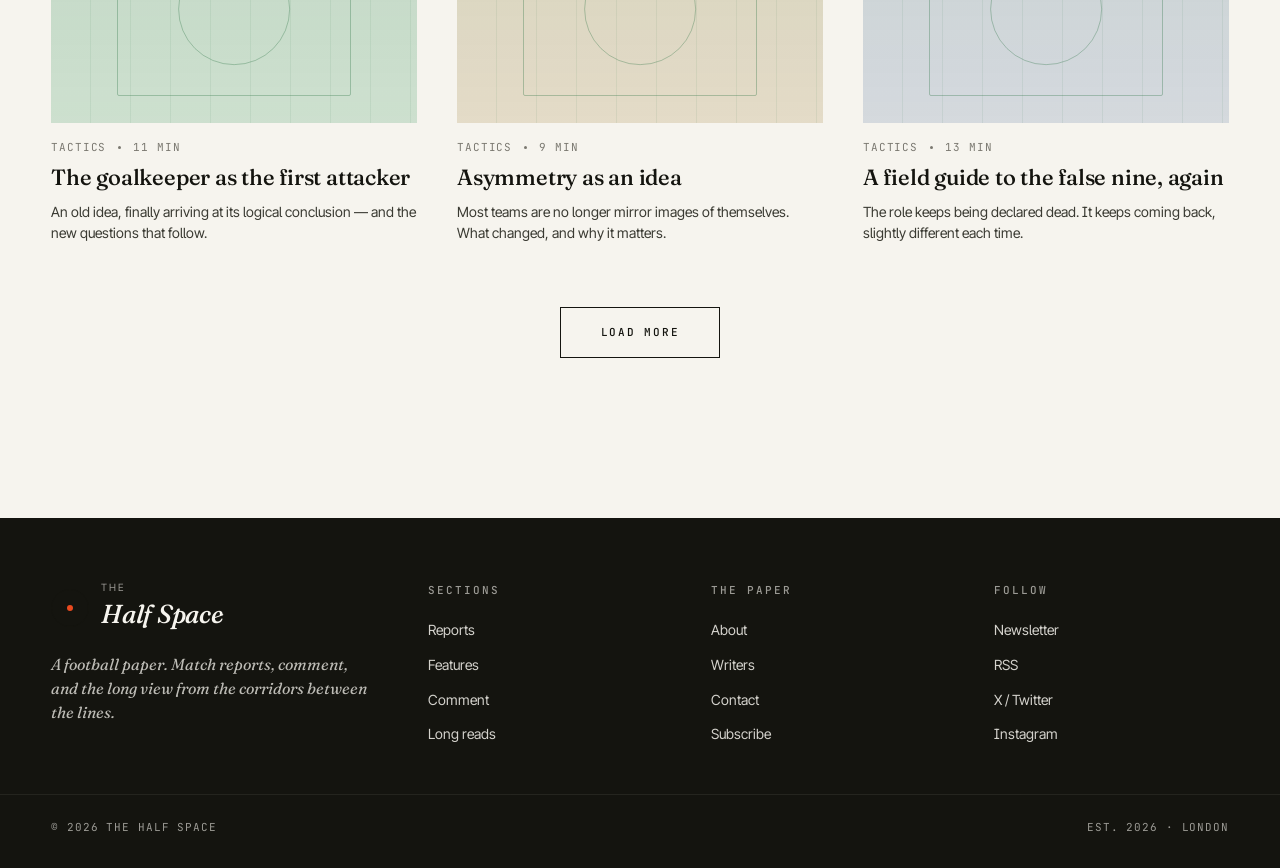
<file: tactics.html>
<!DOCTYPE html>
<html lang="en">
<head>
<meta charset="UTF-8">
<meta name="viewport" content="width=device-width, initial-scale=1.0">
<title>Tactics — The Half Space</title>
<link rel="stylesheet" href="styles.css">
</head>
<body data-page="tactics">

<div id="site-header"></div>

<main>
  <section class="page-header">
    <div class="container">
      <span class="eyebrow">Section · Tactics</span>
      <h1 class="fade-up">The diagram, <em>and what it cannot show</em>.</h1>
      <p class="deck fade-up delay-1">Pitchmaps, pressing schemes, the geometry of build-up play. Tactical analysis written for readers who already know what a 4-3-3 looks like — and want to know what it's actually trying to say.</p>
    </div>
  </section>

  <div class="container">
    <div class="filter-row">
      <span class="label">Filter</span>
      <a href="#" class="active">All</a>
      <a href="#">Build-up</a>
      <a href="#">Pressing</a>
      <a href="#">Set pieces</a>
      <a href="#">Transitions</a>
      <a href="#">Shape</a>
      <a href="#">Goalkeeping</a>
    </div>
  </div>

  <section class="archive-section">
    <div class="container">
      <div class="archive-grid">
        <a href="article.html" class="card fade-up">
          <div class="card-image"><span class="tag">Build-up</span><div class="card-image-inner pg-1"><div class="pitch-graphic"></div></div></div>
          <div class="meta"><span>Tactics</span><span class="dot-sep"></span><span>12 min</span></div>
          <h3>The slow death of the lone striker</h3>
          <p>Why the modern centre-forward is no longer a destination, but a relay station.</p>
        </a>
        <a href="article.html" class="card fade-up delay-1">
          <div class="card-image"><span class="tag">Pressing</span><div class="card-image-inner pg-2"><div class="pitch-graphic"></div></div></div>
          <div class="meta"><span>Tactics</span><span class="dot-sep"></span><span>9 min</span></div>
          <h3>Why pressing traps are quietly dying</h3>
          <p>The scheme worked. Now everyone has the antidote, and the trap is mostly trapping itself.</p>
        </a>
        <a href="article.html" class="card fade-up delay-2">
          <div class="card-image"><span class="tag">Shape</span><div class="card-image-inner pg-3"><div class="pitch-graphic"></div></div></div>
          <div class="meta"><span>Tactics</span><span class="dot-sep"></span><span>7 min</span></div>
          <h3>The geometry of the inverted full-back</h3>
          <p>A shape question masquerading as a positional one.</p>
        </a>
        <a href="article.html" class="card fade-up delay-3">
          <div class="card-image"><span class="tag">Set pieces</span><div class="card-image-inner pg-4"><div class="pitch-graphic"></div></div></div>
          <div class="meta"><span>Tactics</span><span class="dot-sep"></span><span>6 min</span></div>
          <h3>The corner kick is a manifesto</h3>
          <p>Tell me how your side defends a corner, and I'll tell you what the manager believes about football.</p>
        </a>
        <a href="article.html" class="card fade-up">
          <div class="card-image"><span class="tag">Transitions</span><div class="card-image-inner pg-5"><div class="pitch-graphic"></div></div></div>
          <div class="meta"><span>Tactics</span><span class="dot-sep"></span><span>10 min</span></div>
          <h3>The five-second rule, examined</h3>
          <p>Counter-press, regain, restart. Why the clock is the most underrated tactical instrument in the game.</p>
        </a>
        <a href="article.html" class="card fade-up delay-1">
          <div class="card-image"><span class="tag">Build-up</span><div class="card-image-inner pg-6"><div class="pitch-graphic"></div></div></div>
          <div class="meta"><span>Tactics</span><span class="dot-sep"></span><span>8 min</span></div>
          <h3>A short history of the back three</h3>
          <p>From sweeper systems to the 3-2-2-3, the same shape has carried very different ideas.</p>
        </a>
        <a href="article.html" class="card fade-up delay-2">
          <div class="card-image"><span class="tag">Goalkeeping</span><div class="card-image-inner pg-1"><div class="pitch-graphic"></div></div></div>
          <div class="meta"><span>Tactics</span><span class="dot-sep"></span><span>11 min</span></div>
          <h3>The goalkeeper as the first attacker</h3>
          <p>An old idea, finally arriving at its logical conclusion — and the new questions that follow.</p>
        </a>
        <a href="article.html" class="card fade-up delay-3">
          <div class="card-image"><span class="tag">Shape</span><div class="card-image-inner pg-2"><div class="pitch-graphic"></div></div></div>
          <div class="meta"><span>Tactics</span><span class="dot-sep"></span><span>9 min</span></div>
          <h3>Asymmetry as an idea</h3>
          <p>Most teams are no longer mirror images of themselves. What changed, and why it matters.</p>
        </a>
        <a href="article.html" class="card fade-up">
          <div class="card-image"><span class="tag">Pressing</span><div class="card-image-inner pg-3"><div class="pitch-graphic"></div></div></div>
          <div class="meta"><span>Tactics</span><span class="dot-sep"></span><span>13 min</span></div>
          <h3>A field guide to the false nine, again</h3>
          <p>The role keeps being declared dead. It keeps coming back, slightly different each time.</p>
        </a>
      </div>
      <div class="load-more"><button>Load more</button></div>
    </div>
  </section>
</main>

<div id="site-footer"></div>
<script src="site.js"></script>
</body>
</html>
</file>
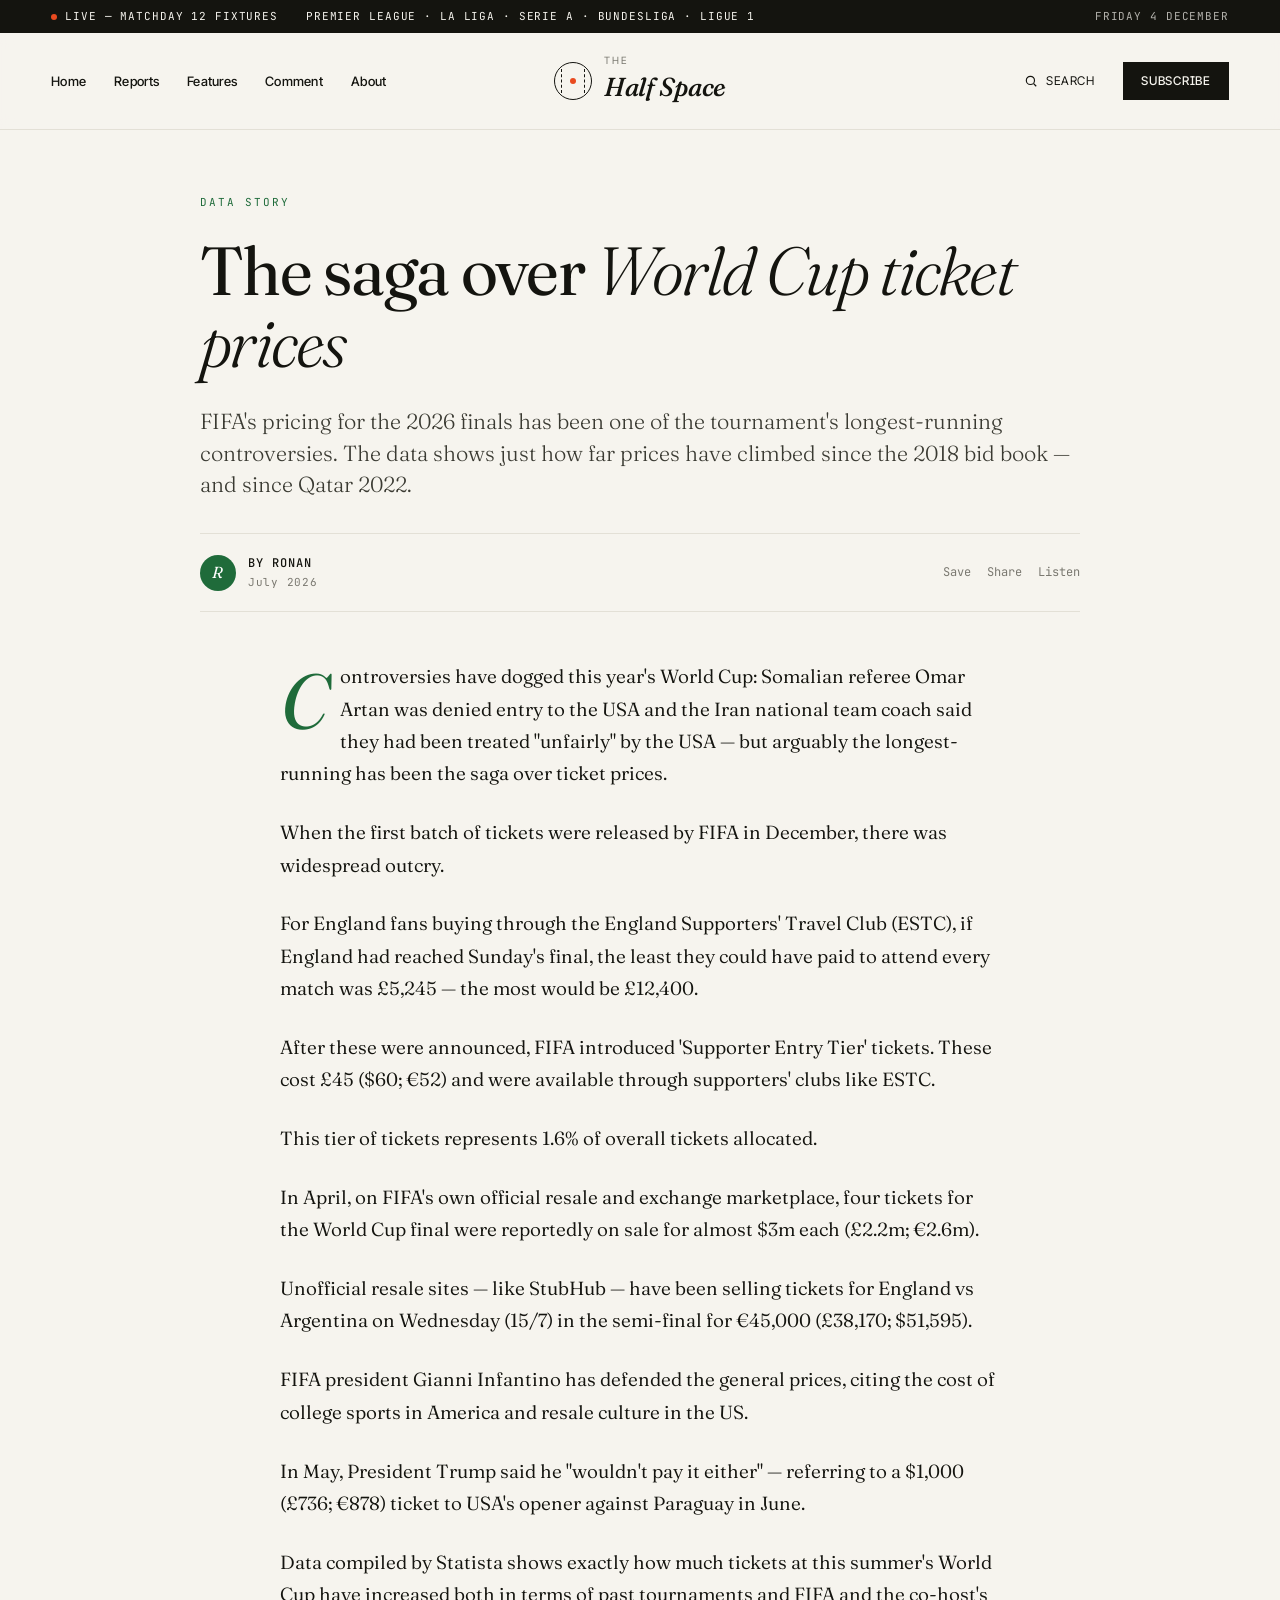
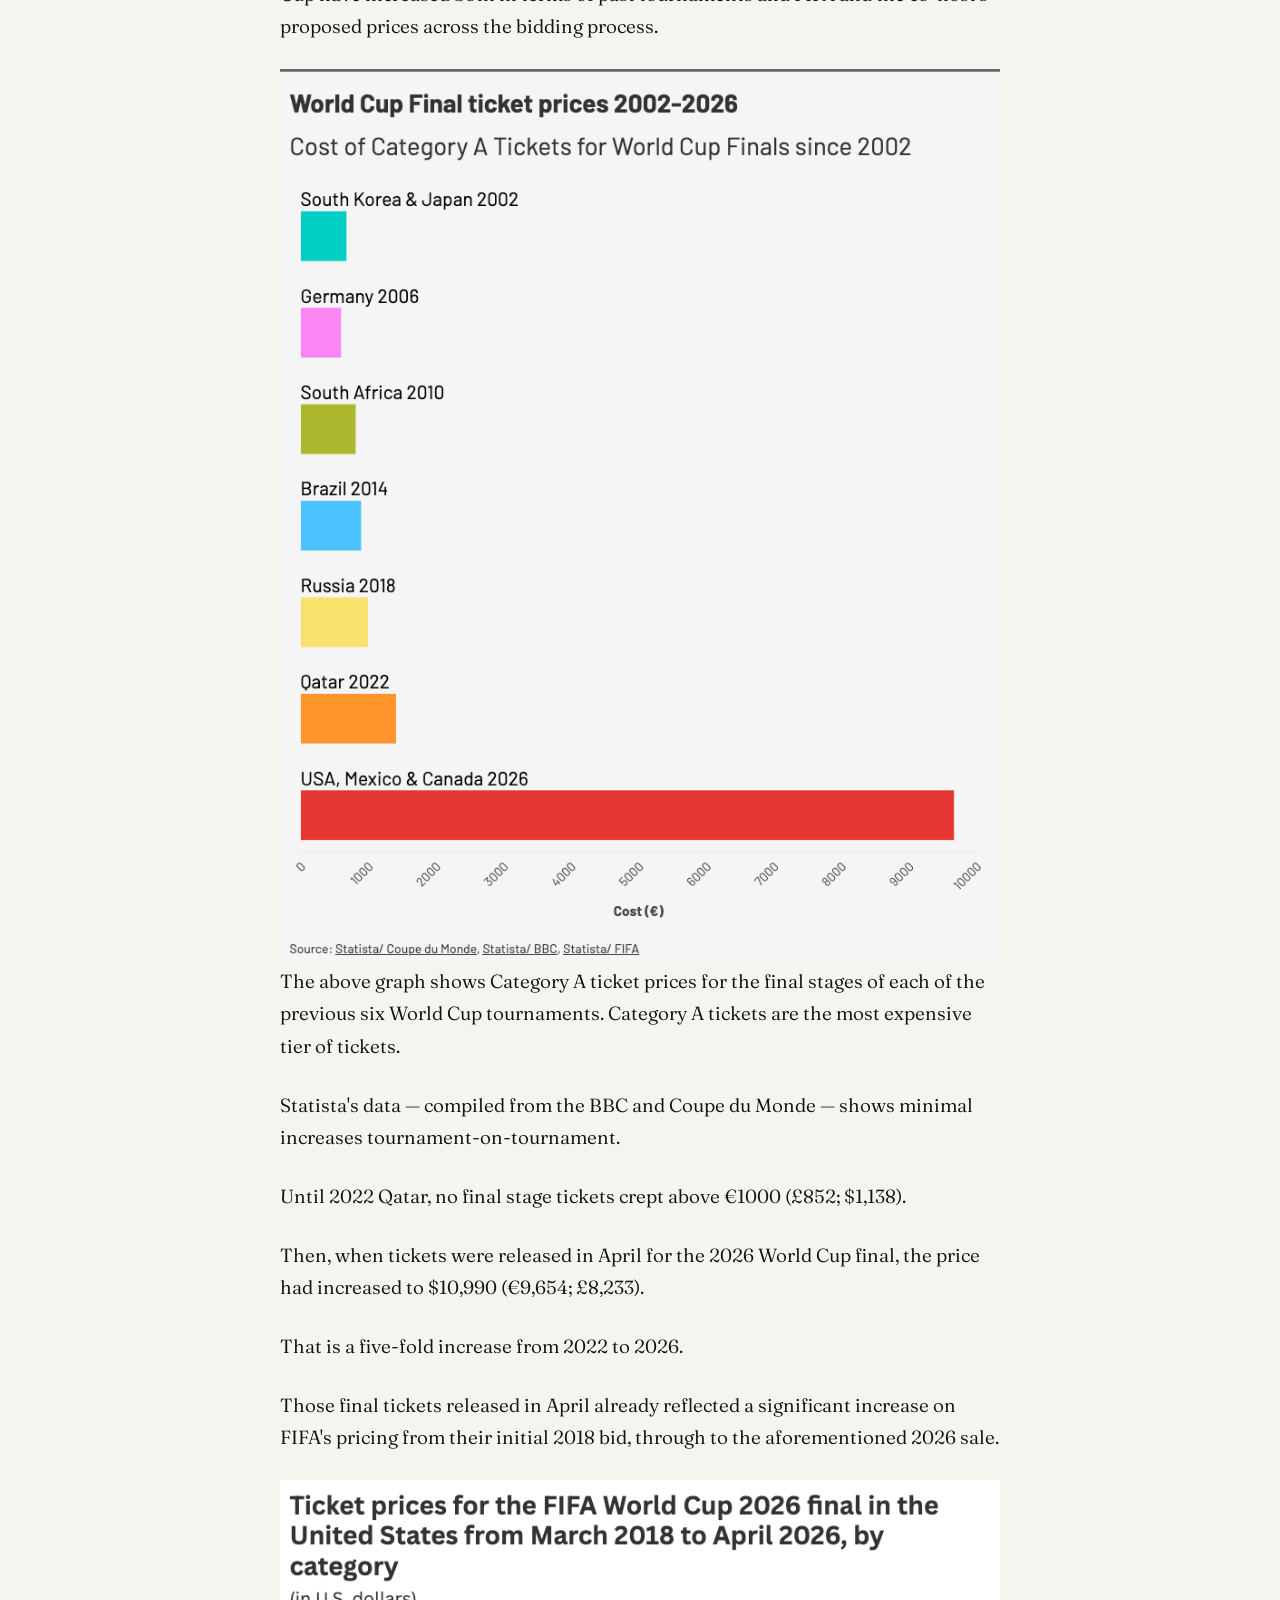
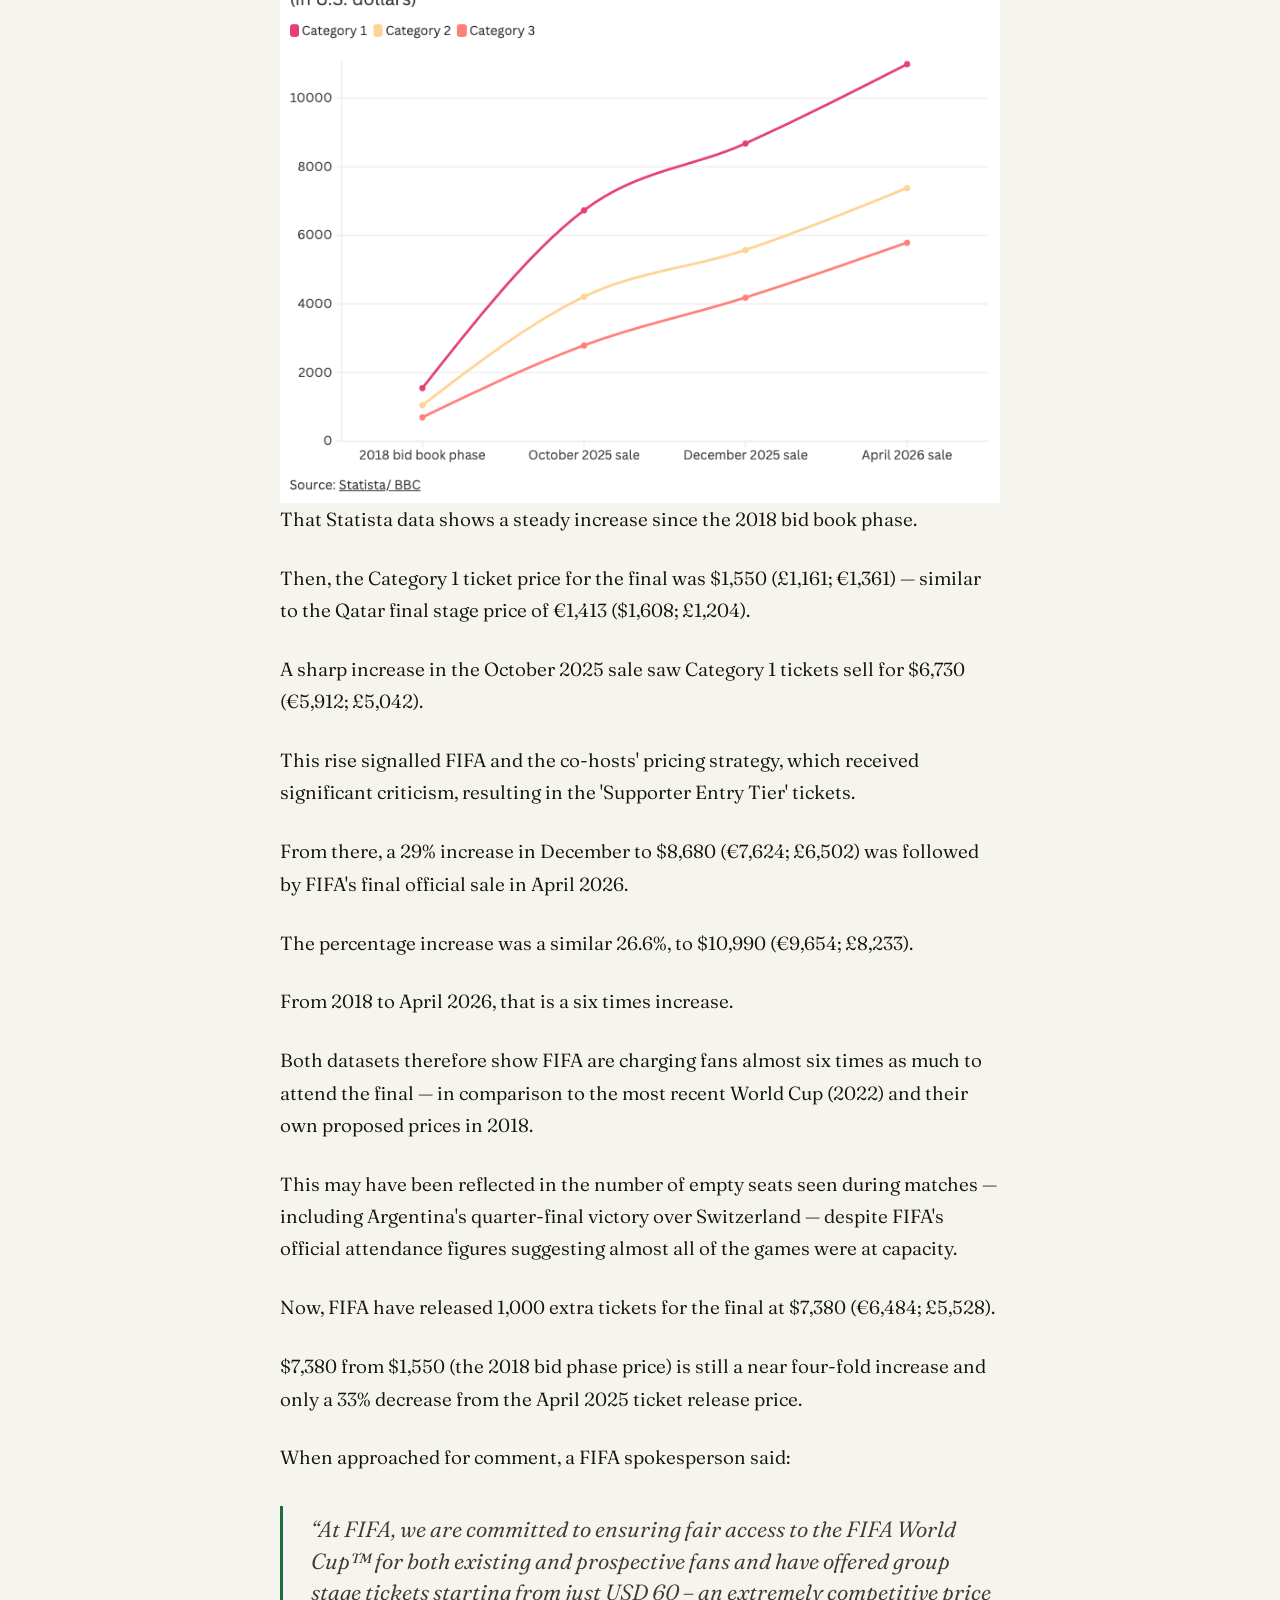
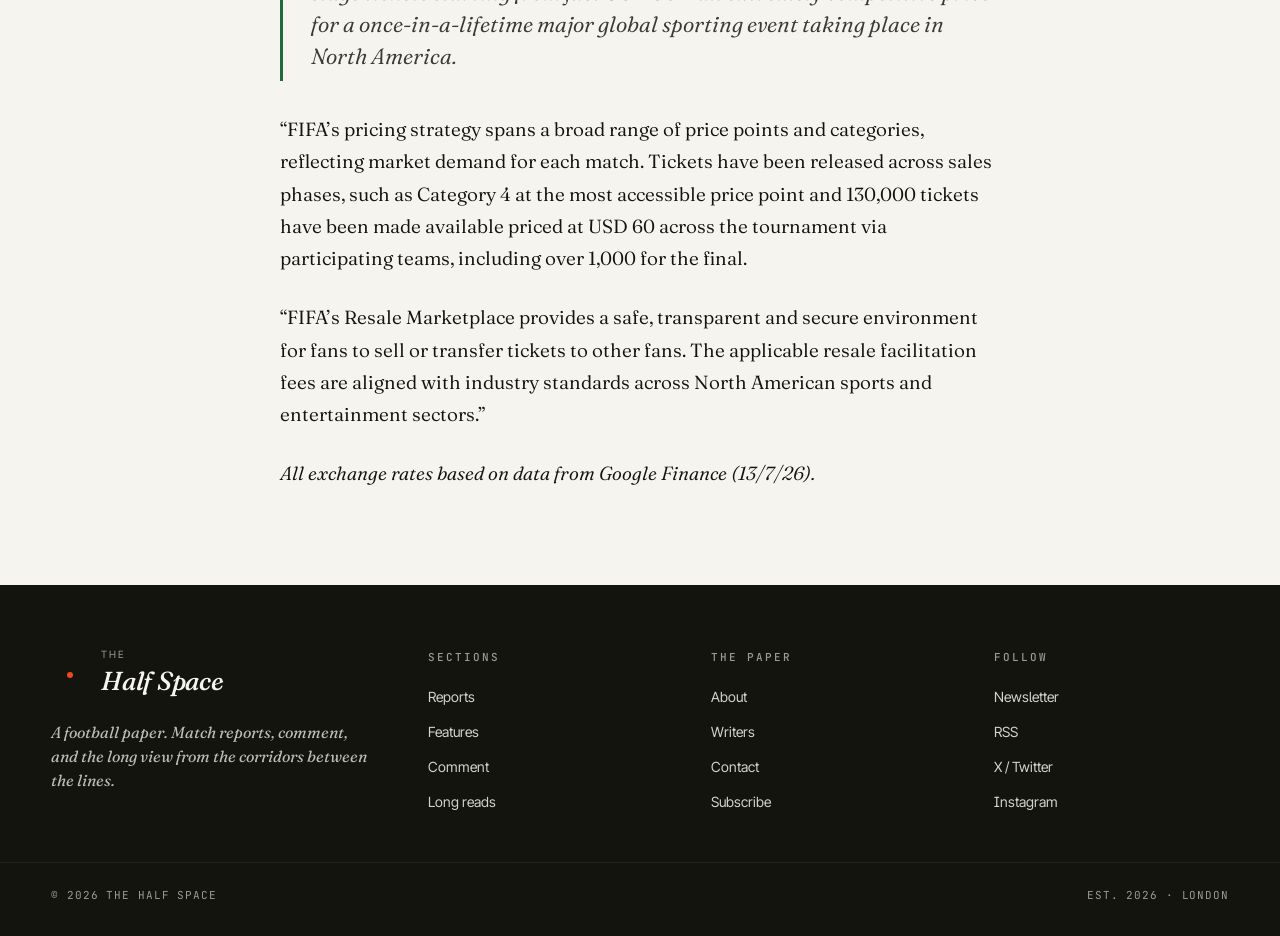
<file: world-cup-ticket-prices.html>
<!DOCTYPE html>
<html lang="en">
<head>
<meta charset="UTF-8">
<meta name="viewport" content="width=device-width, initial-scale=1.0">
<title>The saga over World Cup ticket prices — The Half Space</title>
<link rel="stylesheet" href="styles.css">
</head>
<body data-page="">

<div id="site-header"></div>

<main>
  <article>
    <div class="container">
      <header class="article-hero fade-up">
        <div class="eyebrow">Data story</div>
        <h1>The saga over <em>World Cup ticket prices</em></h1>
        <p class="deck">FIFA's pricing for the 2026 finals has been one of the tournament's longest-running controversies. The data shows just how far prices have climbed since the 2018 bid book — and since Qatar 2022.</p>
        <div class="article-meta-bar">
          <div class="author">
            <div class="avatar">R</div>
            <div>
              <strong>By Ronan</strong>
              <span>July 2026</span>
            </div>
          </div>
          <div class="actions">
            <button title="Save">Save</button>
            <button title="Share">Share</button>
            <button title="Listen">Listen</button>
          </div>
        </div>
      </header>

      <div class="article-body">
        <p>Controversies have dogged this year's World Cup: Somalian referee Omar Artan was denied entry to the USA and the Iran national team coach said they had been treated "unfairly" by the USA &mdash; but arguably the longest-running has been the saga over ticket prices.</p>

        <p>When the first batch of tickets were released by FIFA in December, there was widespread outcry.</p>

        <p>For England fans buying through the England Supporters' Travel Club (ESTC), if England had reached Sunday's final, the least they could have paid to attend every match was &pound;5,245 &mdash; the most would be &pound;12,400.</p>

        <p>After these were announced, FIFA introduced 'Supporter Entry Tier' tickets. These cost &pound;45 ($60; &euro;52) and were available through supporters' clubs like ESTC.</p>

        <p>This tier of tickets represents 1.6% of overall tickets allocated.</p>

        <p>In April, on FIFA's own official resale and exchange marketplace, four tickets for the World Cup final were reportedly on sale for almost $3m each (&pound;2.2m; &euro;2.6m).</p>

        <p>Unofficial resale sites &mdash; like StubHub &mdash; have been selling tickets for England vs Argentina on Wednesday (15/7) in the semi-final for &euro;45,000 (&pound;38,170; $51,595).</p>

        <p>FIFA president Gianni Infantino has defended the general prices, citing the cost of college sports in America and resale culture in the US.</p>

        <p>In May, President Trump said he "wouldn't pay it either" &mdash; referring to a $1,000 (&pound;736; &euro;878) ticket to USA's opener against Paraguay in June.</p>

        <p>Data compiled by Statista shows exactly how much tickets at this summer's World Cup have increased both in terms of past tournaments and FIFA and the co-host's proposed prices across the bidding process.</p>

        <figure class="article-chart">
          <img src="world-cup-tickets-chart-2.png" alt="Bar chart showing Category A World Cup final ticket prices from South Korea &amp; Japan 2002 to USA, Mexico &amp; Canada 2026" style="width:100%;height:auto;display:block;">
        </figure>

        <p>The above graph shows Category A ticket prices for the final stages of each of the previous six World Cup tournaments. Category A tickets are the most expensive tier of tickets.</p>

        <p>Statista's data &mdash; compiled from the BBC and Coupe du Monde &mdash; shows minimal increases tournament-on-tournament.</p>

        <p>Until 2022 Qatar, no final stage tickets crept above &euro;1000 (&pound;852; $1,138).</p>

        <p>Then, when tickets were released in April for the 2026 World Cup final, the price had increased to $10,990 (&euro;9,654; &pound;8,233).</p>

        <p>That is a five-fold increase from 2022 to 2026.</p>

        <p>Those final tickets released in April already reflected a significant increase on FIFA's pricing from their initial 2018 bid, through to the aforementioned 2026 sale.</p>

        <figure class="article-chart">
          <img src="world-cup-tickets-chart-1.png" alt="Line chart showing ticket prices for the FIFA World Cup 2026 final by category, from the 2018 bid book phase to the April 2026 sale" style="width:100%;height:auto;display:block;">
        </figure>

        <p>That Statista data shows a steady increase since the 2018 bid book phase.</p>

        <p>Then, the Category 1 ticket price for the final was $1,550 (&pound;1,161; &euro;1,361) &mdash; similar to the Qatar final stage price of &euro;1,413 ($1,608; &pound;1,204).</p>

        <p>A sharp increase in the October 2025 sale saw Category 1 tickets sell for $6,730 (&euro;5,912; &pound;5,042).</p>

        <p>This rise signalled FIFA and the co-hosts' pricing strategy, which received significant criticism, resulting in the 'Supporter Entry Tier' tickets.</p>

        <p>From there, a 29% increase in December to $8,680 (&euro;7,624; &pound;6,502) was followed by FIFA's final official sale in April 2026.</p>

        <p>The percentage increase was a similar 26.6%, to $10,990 (&euro;9,654; &pound;8,233).</p>

        <p>From 2018 to April 2026, that is a six times increase.</p>

        <p>Both datasets therefore show FIFA are charging fans almost six times as much to attend the final &mdash; in comparison to the most recent World Cup (2022) and their own proposed prices in 2018.</p>

        <p>This may have been reflected in the number of empty seats seen during matches &mdash; including Argentina's quarter-final victory over Switzerland &mdash; despite FIFA's official attendance figures suggesting almost all of the games were at capacity.</p>

        <p>Now, FIFA have released 1,000 extra tickets for the final at $7,380 (&euro;6,484; &pound;5,528).</p>

        <p>$7,380 from $1,550 (the 2018 bid phase price) is still a near four-fold increase and only a 33% decrease from the April 2025 ticket release price.</p>

        <p>When approached for comment, a FIFA spokesperson said:</p>

        <blockquote>&ldquo;At FIFA, we are committed to ensuring fair access to the FIFA World Cup&trade; for both existing and prospective fans and have offered group stage tickets starting from just USD 60 &ndash; an extremely competitive price for a once-in-a-lifetime major global sporting event taking place in North America.</blockquote>

        <p>&ldquo;FIFA&rsquo;s pricing strategy spans a broad range of price points and categories, reflecting market demand for each match. Tickets have been released across sales phases, such as Category 4 at the most accessible price point and 130,000 tickets have been made available priced at USD 60 across the tournament via participating teams, including over 1,000 for the final.</p>

        <p>&ldquo;FIFA&rsquo;s Resale Marketplace provides a safe, transparent and secure environment for fans to sell or transfer tickets to other fans. The applicable resale facilitation fees are aligned with industry standards across North American sports and entertainment sectors.&rdquo;</p>

        <p><em>All exchange rates based on data from Google Finance (13/7/26).</em></p>
      </div>
    </div>
  </article>
</main>

<div id="site-footer"></div>
<script src="site.js"></script>
</body>
</html>
</file>
<file: styles.css>
/* ===========================
   THE HALF SPACE — Design System
   =========================== */

@import url('https://fonts.googleapis.com/css2?family=Fraunces:opsz,wght,SOFT@9..144,300..900,0..100&family=Inter+Tight:wght@300;400;500;600;700&family=JetBrains+Mono:wght@400;500&display=swap');

:root {
  /* Palette — pitch chalk on cream, with a deep grass accent */
  --bg: #f6f4ee;
  --bg-elevated: #ffffff;
  --paper: #fbf9f3;
  --ink: #14140f;
  --ink-soft: #3a3a32;
  --ink-muted: #7a7870;
  --rule: #e3e0d6;
  --rule-soft: #ecead8;
  --accent: #1f6b3a;       /* deep grass green */
  --accent-soft: #d8e7d8;
  --highlight: #e94a1f;    /* match-day red */
  --gold: #b58a2c;

  /* Type */
  --serif: 'Fraunces', 'Times New Roman', serif;
  --sans: 'Inter Tight', system-ui, sans-serif;
  --mono: 'JetBrains Mono', monospace;

  /* Layout */
  --max: 1280px;
  --gutter: clamp(20px, 4vw, 56px);
  --radius: 2px;
}

* { box-sizing: border-box; margin: 0; padding: 0; }

html { scroll-behavior: smooth; }

body {
  font-family: var(--sans);
  background: var(--bg);
  color: var(--ink);
  line-height: 1.55;
  -webkit-font-smoothing: antialiased;
  text-rendering: optimizeLegibility;
  font-feature-settings: "ss01", "ss02";
}

a { color: inherit; text-decoration: none; }

img { max-width: 100%; display: block; }

button { font: inherit; cursor: pointer; border: none; background: none; color: inherit; }

/* ===========================
   HEADER / MASTHEAD
   =========================== */

.top-strip {
  background: var(--ink);
  color: var(--bg);
  font-family: var(--mono);
  font-size: 11px;
  letter-spacing: 0.08em;
  text-transform: uppercase;
}

.top-strip-inner {
  max-width: var(--max);
  margin: 0 auto;
  padding: 8px var(--gutter);
  display: flex;
  justify-content: space-between;
  align-items: center;
  gap: 24px;
}

.top-strip .ticker {
  display: flex;
  gap: 28px;
  overflow: hidden;
  white-space: nowrap;
}
.top-strip .ticker span {
  display: inline-flex;
  align-items: center;
  gap: 8px;
}
.top-strip .ticker .dot {
  width: 6px; height: 6px; border-radius: 50%;
  background: var(--highlight);
  display: inline-block;
}
.top-strip .meta { opacity: 0.7; }

header.masthead {
  background: var(--bg);
  border-bottom: 1px solid var(--rule);
  position: sticky;
  top: 0;
  z-index: 50;
  backdrop-filter: blur(8px);
  background: rgba(246, 244, 238, 0.92);
}

.masthead-inner {
  max-width: var(--max);
  margin: 0 auto;
  padding: 22px var(--gutter);
  display: grid;
  grid-template-columns: 1fr auto 1fr;
  align-items: center;
  gap: 24px;
}

.brand {
  display: flex;
  align-items: center;
  gap: 12px;
  justify-self: center;
  grid-column: 2;
}

.brand-mark {
  width: 38px;
  height: 38px;
  position: relative;
  display: grid;
  place-items: center;
  border: 1.5px solid var(--ink);
  border-radius: 50%;
}
.brand-mark::before {
  content: '';
  position: absolute;
  inset: 6px;
  border-left: 1px dashed var(--ink);
  border-right: 1px dashed var(--ink);
}
.brand-mark::after {
  content: '';
  width: 6px; height: 6px;
  background: var(--highlight);
  border-radius: 50%;
}

.brand-name {
  font-family: var(--serif);
  font-weight: 500;
  font-size: 26px;
  letter-spacing: -0.01em;
  font-style: italic;
}
.brand-name .the {
  font-family: var(--sans);
  font-weight: 400;
  font-style: normal;
  text-transform: uppercase;
  font-size: 10px;
  letter-spacing: 0.2em;
  color: var(--ink-muted);
  display: block;
  line-height: 1;
  margin-bottom: 2px;
}

nav.primary {
  grid-column: 1;
  justify-self: start;
  display: flex;
  gap: 28px;
  font-size: 13px;
  font-weight: 500;
  letter-spacing: 0.02em;
}
nav.primary a {
  position: relative;
  padding: 6px 0;
  transition: color 0.2s;
}
nav.primary a:hover { color: var(--accent); }
nav.primary a.active {
  color: var(--accent);
}
nav.primary a.active::after {
  content: '';
  position: absolute;
  left: 0; right: 0; bottom: -2px;
  height: 2px;
  background: var(--accent);
}

.utility {
  grid-column: 3;
  justify-self: end;
  display: flex;
  align-items: center;
  gap: 16px;
}

.search-btn, .acct-btn {
  display: inline-flex;
  align-items: center;
  gap: 8px;
  font-size: 12px;
  letter-spacing: 0.04em;
  text-transform: uppercase;
  padding: 8px 12px;
  border: 1px solid transparent;
  transition: border-color 0.2s;
}
.search-btn:hover { border-color: var(--rule); }

.subscribe-btn {
  background: var(--ink);
  color: var(--bg);
  padding: 10px 18px;
  font-size: 12px;
  letter-spacing: 0.06em;
  text-transform: uppercase;
  font-weight: 500;
  transition: background 0.2s;
}
.subscribe-btn:hover { background: var(--accent); }

.menu-toggle { display: none; }

/* ===========================
   GENERIC LAYOUT
   =========================== */

.container {
  max-width: var(--max);
  margin: 0 auto;
  padding: 0 var(--gutter);
}

main { min-height: 60vh; }

.section-eyebrow {
  font-family: var(--mono);
  font-size: 11px;
  letter-spacing: 0.18em;
  text-transform: uppercase;
  color: var(--ink-muted);
  display: flex;
  align-items: center;
  gap: 12px;
  margin-bottom: 24px;
}
.section-eyebrow::before {
  content: '';
  width: 28px;
  height: 1px;
  background: var(--accent);
}

.divider {
  height: 1px;
  background: var(--rule);
  margin: 64px 0;
}

/* ===========================
   FOOTER
   =========================== */

footer.site-footer {
  margin-top: 96px;
  background: var(--ink);
  color: var(--bg);
  padding: 64px 0 32px;
}

.footer-grid {
  max-width: var(--max);
  margin: 0 auto;
  padding: 0 var(--gutter);
  display: grid;
  grid-template-columns: 1.4fr 1fr 1fr 1fr;
  gap: 48px;
}

.footer-brand .brand-name { color: var(--bg); }
.footer-brand .brand-name .the { color: rgba(246,244,238,0.6); }
.footer-brand p {
  margin-top: 18px;
  font-family: var(--serif);
  font-size: 16px;
  line-height: 1.5;
  font-style: italic;
  opacity: 0.75;
  max-width: 320px;
}

.footer-col h4 {
  font-family: var(--mono);
  font-size: 11px;
  letter-spacing: 0.18em;
  text-transform: uppercase;
  margin-bottom: 18px;
  opacity: 0.6;
  font-weight: 500;
}
.footer-col ul { list-style: none; display: flex; flex-direction: column; gap: 10px; }
.footer-col a {
  font-size: 14px;
  opacity: 0.85;
  transition: opacity 0.2s;
}
.footer-col a:hover { opacity: 1; color: var(--accent-soft); }

.footer-bottom {
  max-width: var(--max);
  margin: 48px auto 0;
  padding: 24px var(--gutter) 0;
  border-top: 1px solid rgba(246,244,238,0.12);
  display: flex;
  justify-content: space-between;
  font-family: var(--mono);
  font-size: 11px;
  letter-spacing: 0.08em;
  text-transform: uppercase;
  opacity: 0.6;
}

/* ===========================
   ARTICLE CARD (shared)
   =========================== */

.card {
  display: block;
  transition: transform 0.3s ease;
}
.card:hover .card-image-inner { transform: scale(1.03); }
.card:hover h3 { color: var(--accent); }

.card-image {
  overflow: hidden;
  background: var(--rule-soft);
  aspect-ratio: 16/10;
  margin-bottom: 16px;
  position: relative;
}
.card-image-inner {
  width: 100%; height: 100%;
  transition: transform 0.6s cubic-bezier(.2,.8,.2,1);
  display: grid;
  place-items: center;
  background-size: cover;
  background-position: center;
}

.card .tag {
  position: absolute;
  top: 12px; left: 12px;
  background: var(--bg);
  color: var(--ink);
  font-family: var(--mono);
  font-size: 10px;
  letter-spacing: 0.12em;
  text-transform: uppercase;
  padding: 5px 10px;
  z-index: 2;
}

.card .meta, .latest-list .row .meta {
  font-family: var(--mono);
  font-size: 11px;
  letter-spacing: 0.08em;
  text-transform: uppercase;
  color: var(--ink-muted);
  margin-bottom: 8px;
  display: flex;
  gap: 12px;
  align-items: center;
}
.card .meta .dot-sep, .latest-list .row .meta .dot-sep { width: 3px; height: 3px; background: var(--ink-muted); border-radius: 50%; display: inline-block; flex-shrink: 0; }

.card h3 {
  font-family: var(--serif);
  font-weight: 500;
  font-size: 22px;
  line-height: 1.2;
  letter-spacing: -0.01em;
  margin-bottom: 10px;
  transition: color 0.2s;
}
.card p {
  font-size: 14px;
  color: var(--ink-soft);
  line-height: 1.5;
}

/* Placeholder pitch graphic for empty image */
.pitch-graphic {
  width: 100%; height: 100%;
  background:
    linear-gradient(180deg, rgba(31,107,58,0.12), rgba(31,107,58,0.06)),
    repeating-linear-gradient(90deg, transparent 0 39px, rgba(31,107,58,0.08) 39px 40px);
  position: relative;
}
.pitch-graphic::before, .pitch-graphic::after {
  content: '';
  position: absolute;
  border: 1px solid rgba(31,107,58,0.3);
}
.pitch-graphic::before {
  inset: 12% 18%;
  border-radius: 2px;
}
.pitch-graphic::after {
  width: 30%; aspect-ratio: 1;
  border-radius: 50%;
  top: 50%; left: 50%;
  transform: translate(-50%, -50%);
}

/* Color variants for placeholder cards */
.pg-1 { background-color: #d8e7d8; }
.pg-2 { background-color: #f0e2d0; }
.pg-3 { background-color: #e0e0e8; }
.pg-4 { background-color: #ecdcd2; }
.pg-5 { background-color: #d8e0e7; }
.pg-6 { background-color: #e8e2d0; }

/* ===========================
   RESPONSIVE
   =========================== */

@media (max-width: 900px) {
  .masthead-inner {
    grid-template-columns: 1fr auto 1fr;
  }
  nav.primary { display: none; }
  .menu-toggle {
    display: inline-flex;
    grid-column: 1;
    justify-self: start;
    width: 40px; height: 40px;
    align-items: center; justify-content: center;
    flex-direction: column;
    gap: 5px;
  }
  .menu-toggle span {
    width: 22px; height: 1.5px; background: var(--ink);
  }
  .utility .search-btn span,
  .utility .acct-btn span { display: none; }
  .top-strip .meta { display: none; }
  .footer-grid { grid-template-columns: 1fr 1fr; gap: 32px; }
  .footer-brand { grid-column: span 2; }
  .footer-bottom { flex-direction: column; gap: 8px; }
}

@media (max-width: 600px) {
  .top-strip-inner .ticker span:not(:first-child) { display: none; }
  .subscribe-btn { padding: 8px 12px; font-size: 11px; }
}

/* Mobile menu */
.mobile-menu {
  display: none;
  position: fixed;
  top: 0; left: 0; right: 0; bottom: 0;
  background: var(--bg);
  z-index: 100;
  padding: 32px var(--gutter);
  flex-direction: column;
  gap: 24px;
}
.mobile-menu.open { display: flex; }
.mobile-menu .close {
  align-self: flex-end;
  font-size: 28px;
  width: 40px; height: 40px;
}
.mobile-menu nav {
  display: flex;
  flex-direction: column;
  gap: 18px;
}
.mobile-menu a {
  font-family: var(--serif);
  font-size: 32px;
  font-style: italic;
}

/* Animations */
@keyframes fadeUp {
  from { opacity: 0; transform: translateY(16px); }
  to { opacity: 1; transform: translateY(0); }
}
.fade-up { animation: fadeUp 0.7s cubic-bezier(.2,.8,.2,1) both; }
.delay-1 { animation-delay: 0.08s; }
.delay-2 { animation-delay: 0.16s; }
.delay-3 { animation-delay: 0.24s; }
.delay-4 { animation-delay: 0.32s; }
.delay-5 { animation-delay: 0.4s; }

/* ===========================
   SEARCH OVERLAY
   =========================== */
.search-overlay {
  display: none;
  position: fixed;
  inset: 0;
  background: rgba(246, 244, 238, 0.98);
  backdrop-filter: blur(20px);
  z-index: 200;
  padding: 32px var(--gutter);
}
.search-overlay.open { display: block; animation: fadeUp 0.3s both; }
.search-overlay .close {
  position: absolute;
  top: 24px; right: 32px;
  font-size: 32px;
  width: 44px; height: 44px;
  border-radius: 50%;
  border: 1px solid var(--rule);
  display: grid; place-items: center;
}
.search-inner {
  max-width: 720px;
  margin: 12vh auto 0;
}
.search-eyebrow {
  display: block;
  font-family: var(--mono);
  font-size: 11px;
  letter-spacing: 0.18em;
  text-transform: uppercase;
  color: var(--ink-muted);
  margin-bottom: 18px;
}
.search-overlay input[type=search] {
  width: 100%;
  font-family: var(--serif);
  font-size: clamp(32px, 5vw, 56px);
  font-style: italic;
  font-weight: 300;
  border: none;
  background: transparent;
  border-bottom: 1px solid var(--ink);
  padding: 16px 0;
  outline: none;
  color: var(--ink);
}
.search-suggest {
  margin-top: 28px;
  display: flex;
  gap: 12px;
  flex-wrap: wrap;
  font-size: 13px;
  align-items: center;
}
.search-suggest span { font-family: var(--mono); font-size: 11px; letter-spacing: 0.12em; text-transform: uppercase; color: var(--ink-muted); }
.search-suggest a {
  padding: 6px 14px;
  border: 1px solid var(--rule);
  border-radius: 99px;
  transition: all 0.2s;
}
.search-suggest a:hover { background: var(--ink); color: var(--bg); border-color: var(--ink); }

/* ===========================
   HOME PAGE — HERO
   =========================== */

.hero {
  padding: 56px 0 32px;
  border-bottom: 1px solid var(--rule);
}

.hero-grid {
  display: grid;
  grid-template-columns: 1.6fr 1fr;
  gap: 56px;
  align-items: stretch;
}

.hero-lead .lead-tag {
  font-family: var(--mono);
  font-size: 11px;
  letter-spacing: 0.18em;
  text-transform: uppercase;
  color: var(--highlight);
  margin-bottom: 20px;
  display: inline-flex;
  align-items: center;
  gap: 10px;
}
.hero-lead .lead-tag::before {
  content: '';
  width: 8px; height: 8px; border-radius: 50%;
  background: var(--highlight);
  animation: pulse 1.6s ease-in-out infinite;
}
@keyframes pulse {
  0%,100% { transform: scale(1); opacity: 1; }
  50% { transform: scale(1.4); opacity: 0.5; }
}

.hero-lead h1 {
  font-family: var(--serif);
  font-weight: 400;
  font-size: clamp(40px, 6vw, 76px);
  line-height: 1.02;
  letter-spacing: -0.025em;
  margin-bottom: 24px;
}
.hero-lead h1 em {
  font-style: italic;
  font-weight: 300;
  color: var(--accent);
}

.hero-lead .deck {
  font-family: var(--serif);
  font-size: clamp(18px, 1.6vw, 22px);
  line-height: 1.45;
  color: var(--ink-soft);
  max-width: 620px;
  font-weight: 300;
  margin-bottom: 28px;
}

.hero-lead .byline {
  font-family: var(--mono);
  font-size: 12px;
  letter-spacing: 0.06em;
  color: var(--ink-muted);
}
.hero-lead .byline strong { color: var(--ink); font-weight: 500; }

.hero-image {
  background: var(--accent);
  position: relative;
  overflow: hidden;
  min-height: 460px;
}
.hero-image .pitch-illustration {
  position: absolute;
  inset: 0;
  background:
    radial-gradient(ellipse at 30% 20%, rgba(255,255,255,0.15), transparent 50%),
    repeating-linear-gradient(0deg, rgba(255,255,255,0.04) 0 32px, rgba(0,0,0,0.04) 32px 64px);
}
.hero-image svg.pitch-svg {
  position: absolute;
  inset: 0;
  width: 100%;
  height: 100%;
}
.hero-image .corner-tag {
  position: absolute;
  bottom: 24px; left: 24px;
  font-family: var(--mono);
  font-size: 11px;
  letter-spacing: 0.12em;
  text-transform: uppercase;
  color: rgba(255,255,255,0.85);
  display: flex;
  flex-direction: column;
  gap: 4px;
}
.hero-image .corner-tag .big {
  font-family: var(--serif);
  font-style: italic;
  font-size: 28px;
  letter-spacing: -0.01em;
  color: white;
  text-transform: none;
  line-height: 1;
}

@media (max-width: 900px) {
  .hero-grid { grid-template-columns: 1fr; }
  .hero-image { min-height: 320px; order: -1; }
}

/* ===========================
   FEATURED ROW
   =========================== */

.featured-row {
  padding: 64px 0;
  border-bottom: 1px solid var(--rule);
}

.featured-grid {
  display: grid;
  grid-template-columns: repeat(3, 1fr);
  gap: 40px;
}
@media (max-width: 800px) {
  .featured-grid { grid-template-columns: 1fr; }
}

/* ===========================
   LATEST + SIDEBAR
   =========================== */

.latest-section {
  padding: 64px 0;
}

.latest-grid {
  display: grid;
  grid-template-columns: 2fr 1fr;
  gap: 64px;
}
@media (max-width: 900px) {
  .latest-grid { grid-template-columns: 1fr; gap: 48px; }
}

.latest-list {
  display: flex;
  flex-direction: column;
}
.latest-list .row {
  display: grid;
  grid-template-columns: 1fr 200px;
  gap: 32px;
  padding: 28px 0;
  border-bottom: 1px solid var(--rule);
  transition: padding 0.2s;
}
.latest-list .row:first-child { padding-top: 0; }
.latest-list .row:hover { padding-left: 8px; }
.latest-list .row:hover h3 { color: var(--accent); }
.latest-list .row .img { aspect-ratio: 4/3; overflow: hidden; }
@media (max-width: 600px) {
  .latest-list .row { grid-template-columns: 1fr; }
  .latest-list .row .img { aspect-ratio: 16/10; order: -1; }
}

.sidebar {
  position: sticky;
  top: 100px;
  align-self: start;
}

.sidebar-block {
  padding: 28px;
  background: var(--paper);
  border: 1px solid var(--rule);
  margin-bottom: 24px;
}
.sidebar-block h4 {
  font-family: var(--mono);
  font-size: 11px;
  letter-spacing: 0.18em;
  text-transform: uppercase;
  color: var(--accent);
  margin-bottom: 18px;
}

.most-read {
  list-style: none;
  display: flex;
  flex-direction: column;
  gap: 18px;
}
.most-read li {
  display: grid;
  grid-template-columns: 36px 1fr;
  gap: 16px;
  align-items: start;
}
.most-read .num {
  font-family: var(--serif);
  font-style: italic;
  font-size: 36px;
  font-weight: 300;
  line-height: 1;
  color: var(--accent);
}
.most-read a {
  font-family: var(--serif);
  font-size: 16px;
  line-height: 1.3;
  font-weight: 400;
  transition: color 0.2s;
}
.most-read a:hover { color: var(--accent); }

.newsletter-block {
  background: var(--ink);
  color: var(--bg);
  padding: 32px;
  border: none;
}
.newsletter-block h4 { color: var(--accent-soft); }
.newsletter-block p {
  font-family: var(--serif);
  font-size: 18px;
  font-style: italic;
  line-height: 1.4;
  font-weight: 300;
  margin-bottom: 20px;
}
.newsletter-block input {
  width: 100%;
  background: transparent;
  border: none;
  border-bottom: 1px solid rgba(246,244,238,0.4);
  padding: 12px 0;
  color: var(--bg);
  font-family: var(--sans);
  font-size: 14px;
  outline: none;
}
.newsletter-block input::placeholder { color: rgba(246,244,238,0.5); }
.newsletter-block button {
  width: 100%;
  margin-top: 16px;
  padding: 12px;
  background: var(--bg);
  color: var(--ink);
  font-family: var(--mono);
  font-size: 11px;
  letter-spacing: 0.12em;
  text-transform: uppercase;
  font-weight: 500;
  transition: background 0.2s;
}
.newsletter-block button:hover { background: var(--accent-soft); }

/* ===========================
   QUOTE / EDITORIAL BREAK
   =========================== */

.quote-block {
  padding: 96px 0;
  background: var(--paper);
  border-top: 1px solid var(--rule);
  border-bottom: 1px solid var(--rule);
  text-align: center;
}
.quote-block blockquote {
  max-width: 900px;
  margin: 0 auto;
  padding: 0 var(--gutter);
}
.quote-block .qmark {
  font-family: var(--serif);
  font-size: 80px;
  line-height: 0.8;
  color: var(--accent);
  font-style: italic;
  margin-bottom: 16px;
}
.quote-block q {
  font-family: var(--serif);
  font-size: clamp(26px, 3.4vw, 44px);
  font-weight: 300;
  line-height: 1.25;
  font-style: italic;
  letter-spacing: -0.015em;
  display: block;
  margin-bottom: 28px;
}
.quote-block q::before, .quote-block q::after { content: ''; }
.quote-block cite {
  font-family: var(--mono);
  font-size: 11px;
  letter-spacing: 0.18em;
  text-transform: uppercase;
  color: var(--ink-muted);
  font-style: normal;
}
.quote-block cite strong { color: var(--ink); font-weight: 500; }

/* ===========================
   GENERIC PAGE HEADER
   =========================== */

.page-header {
  padding: 80px 0 56px;
  border-bottom: 1px solid var(--rule);
}
.page-header .eyebrow {
  font-family: var(--mono);
  font-size: 11px;
  letter-spacing: 0.18em;
  text-transform: uppercase;
  color: var(--accent);
  margin-bottom: 20px;
  display: inline-flex;
  align-items: center;
  gap: 10px;
}
.page-header .eyebrow::before {
  content: '';
  width: 28px; height: 1px; background: var(--accent);
}
.page-header h1 {
  font-family: var(--serif);
  font-weight: 400;
  font-size: clamp(48px, 7vw, 96px);
  line-height: 1;
  letter-spacing: -0.03em;
  margin-bottom: 20px;
}
.page-header h1 em {
  font-style: italic;
  font-weight: 300;
  color: var(--accent);
}
.page-header .deck {
  font-family: var(--serif);
  font-size: clamp(18px, 1.6vw, 22px);
  font-weight: 300;
  font-style: italic;
  color: var(--ink-soft);
  max-width: 720px;
  line-height: 1.4;
}

/* ===========================
   CATEGORY FILTER PILLS
   =========================== */

.filter-row {
  padding: 32px 0;
  border-bottom: 1px solid var(--rule);
  display: flex;
  gap: 8px;
  flex-wrap: wrap;
  align-items: center;
}
.filter-row .label {
  font-family: var(--mono);
  font-size: 11px;
  letter-spacing: 0.18em;
  text-transform: uppercase;
  color: var(--ink-muted);
  margin-right: 16px;
}
.filter-row a {
  padding: 8px 16px;
  border: 1px solid var(--rule);
  border-radius: 99px;
  font-size: 13px;
  transition: all 0.2s;
}
.filter-row a:hover { border-color: var(--ink); }
.filter-row a.active {
  background: var(--ink);
  color: var(--bg);
  border-color: var(--ink);
}

/* ===========================
   ARCHIVE GRID
   =========================== */

.archive-section { padding: 64px 0; }
.archive-grid {
  display: grid;
  grid-template-columns: repeat(3, 1fr);
  gap: 48px 40px;
}
@media (max-width: 900px) { .archive-grid { grid-template-columns: repeat(2, 1fr); } }
@media (max-width: 600px) { .archive-grid { grid-template-columns: 1fr; } }

.load-more {
  text-align: center;
  margin-top: 64px;
}
.load-more button {
  padding: 16px 40px;
  border: 1px solid var(--ink);
  font-family: var(--mono);
  font-size: 11px;
  letter-spacing: 0.16em;
  text-transform: uppercase;
  font-weight: 500;
  transition: all 0.2s;
}
.load-more button:hover { background: var(--ink); color: var(--bg); }

/* ===========================
   ARTICLE PAGE
   =========================== */

.article-hero {
  padding: 64px 0 48px;
  max-width: 880px;
  margin: 0 auto;
}
.article-hero .eyebrow {
  font-family: var(--mono);
  font-size: 11px;
  letter-spacing: 0.18em;
  text-transform: uppercase;
  color: var(--accent);
  margin-bottom: 24px;
}
.article-hero h1 {
  font-family: var(--serif);
  font-weight: 400;
  font-size: clamp(38px, 5.5vw, 68px);
  line-height: 1.05;
  letter-spacing: -0.025em;
  margin-bottom: 28px;
}
.article-hero h1 em { font-style: italic; font-weight: 300; }
.article-hero .deck {
  font-family: var(--serif);
  font-size: clamp(19px, 1.7vw, 24px);
  line-height: 1.45;
  color: var(--ink-soft);
  font-weight: 300;
  margin-bottom: 32px;
}

.article-meta-bar {
  display: flex;
  justify-content: space-between;
  align-items: center;
  padding: 20px 0;
  border-top: 1px solid var(--rule);
  border-bottom: 1px solid var(--rule);
  font-family: var(--mono);
  font-size: 12px;
  letter-spacing: 0.06em;
}
.article-meta-bar .author { display: flex; align-items: center; gap: 12px; }
.article-meta-bar .avatar {
  width: 36px; height: 36px;
  background: var(--accent);
  border-radius: 50%;
  display: grid; place-items: center;
  color: white;
  font-family: var(--serif);
  font-style: italic;
  font-size: 16px;
}
.article-meta-bar .author strong { color: var(--ink); font-weight: 500; text-transform: uppercase; letter-spacing: 0.08em; }
.article-meta-bar .author span { display: block; color: var(--ink-muted); font-size: 11px; margin-top: 2px; }
.article-meta-bar .actions { display: flex; gap: 16px; color: var(--ink-muted); }
.article-meta-bar .actions button { transition: color 0.2s; }
.article-meta-bar .actions button:hover { color: var(--accent); }

.article-image-band {
  margin: 48px 0;
  aspect-ratio: 21/9;
  background: var(--accent);
  position: relative;
  overflow: hidden;
}

.article-body {
  max-width: 720px;
  margin: 0 auto;
  font-family: var(--serif);
  font-weight: 350;
}

.article-body > p {
  font-size: 19px;
  line-height: 1.7;
  margin-bottom: 1.4em;
}
.article-body > p:first-of-type::first-letter {
  font-family: var(--serif);
  font-size: 78px;
  font-weight: 400;
  font-style: italic;
  float: left;
  line-height: 0.85;
  margin: 8px 12px 0 0;
  color: var(--accent);
}
.article-body h2 {
  font-family: var(--serif);
  font-weight: 500;
  font-size: 30px;
  line-height: 1.2;
  letter-spacing: -0.015em;
  margin: 56px 0 20px;
}
.article-body blockquote {
  border-left: 3px solid var(--accent);
  padding: 8px 0 8px 28px;
  margin: 32px 0;
  font-style: italic;
  font-size: 22px;
  line-height: 1.45;
  color: var(--ink-soft);
}

/* ===========================
   ABOUT PAGE
   =========================== */

.about-intro {
  padding: 80px 0;
  display: grid;
  grid-template-columns: 1fr 1fr;
  gap: 64px;
  align-items: start;
  border-bottom: 1px solid var(--rule);
}
@media (max-width: 800px) { .about-intro { grid-template-columns: 1fr; gap: 32px; } }
.about-intro .pull {
  font-family: var(--serif);
  font-size: clamp(24px, 2.4vw, 34px);
  line-height: 1.3;
  font-weight: 400;
  letter-spacing: -0.01em;
}
.about-intro .pull em { color: var(--accent); font-style: italic; font-weight: 300; }
.about-intro .body p { font-size: 16px; line-height: 1.7; color: var(--ink-soft); margin-bottom: 16px; }

.principles {
  padding: 80px 0;
}
.principle-grid {
  display: grid;
  grid-template-columns: repeat(3, 1fr);
  gap: 48px;
  margin-top: 48px;
}
@media (max-width: 800px) { .principle-grid { grid-template-columns: 1fr; } }
.principle .num {
  font-family: var(--serif);
  font-style: italic;
  font-weight: 300;
  font-size: 56px;
  color: var(--accent);
  line-height: 1;
  margin-bottom: 16px;
}
.principle h3 {
  font-family: var(--serif);
  font-size: 24px;
  font-weight: 500;
  margin-bottom: 12px;
  letter-spacing: -0.01em;
}
.principle p { font-size: 15px; line-height: 1.6; color: var(--ink-soft); }

.writers-section { padding: 80px 0; background: var(--paper); border-top: 1px solid var(--rule); }
.writers-grid {
  display: grid;
  grid-template-columns: repeat(4, 1fr);
  gap: 32px;
  margin-top: 48px;
}
@media (max-width: 800px) { .writers-grid { grid-template-columns: repeat(2, 1fr); } }
@media (max-width: 480px) { .writers-grid { grid-template-columns: 1fr; } }
.writer .avatar-lg {
  aspect-ratio: 1;
  background: var(--accent-soft);
  margin-bottom: 16px;
  display: grid;
  place-items: center;
  font-family: var(--serif);
  font-size: 56px;
  font-style: italic;
  color: var(--accent);
  font-weight: 300;
}
.writer h3 {
  font-family: var(--serif);
  font-size: 20px;
  font-weight: 500;
  margin-bottom: 4px;
}
.writer .role {
  font-family: var(--mono);
  font-size: 11px;
  letter-spacing: 0.12em;
  text-transform: uppercase;
  color: var(--ink-muted);
  margin-bottom: 10px;
}
.writer p { font-size: 14px; line-height: 1.5; color: var(--ink-soft); }

/* ===========================
   SUBSCRIBE PAGE
   =========================== */

.subscribe-hero {
  padding: 96px 0;
  text-align: center;
  border-bottom: 1px solid var(--rule);
}
.subscribe-hero .eyebrow { color: var(--highlight); }
.subscribe-hero h1 {
  font-family: var(--serif);
  font-weight: 400;
  font-size: clamp(48px, 8vw, 100px);
  line-height: 1;
  letter-spacing: -0.03em;
  max-width: 900px;
  margin: 0 auto 24px;
}
.subscribe-hero h1 em { font-style: italic; font-weight: 300; color: var(--accent); }
.subscribe-hero .deck {
  font-family: var(--serif);
  font-size: 22px;
  font-weight: 300;
  font-style: italic;
  color: var(--ink-soft);
  max-width: 600px;
  margin: 0 auto;
}

.plans {
  padding: 64px 0;
  display: grid;
  grid-template-columns: repeat(3, 1fr);
  gap: 24px;
}
@media (max-width: 900px) { .plans { grid-template-columns: 1fr; } }
.plan {
  padding: 40px 32px;
  border: 1px solid var(--rule);
  background: var(--bg-elevated);
  display: flex;
  flex-direction: column;
}
.plan.featured {
  background: var(--ink);
  color: var(--bg);
  border-color: var(--ink);
  position: relative;
  transform: scale(1.02);
}
.plan.featured::before {
  content: 'Most read';
  position: absolute;
  top: -12px; left: 24px;
  background: var(--highlight);
  color: white;
  font-family: var(--mono);
  font-size: 10px;
  letter-spacing: 0.12em;
  text-transform: uppercase;
  padding: 5px 12px;
}
.plan h3 {
  font-family: var(--serif);
  font-size: 28px;
  font-weight: 500;
  letter-spacing: -0.01em;
  margin-bottom: 8px;
}
.plan .price {
  font-family: var(--serif);
  font-size: 56px;
  font-weight: 300;
  letter-spacing: -0.02em;
  margin: 16px 0;
  line-height: 1;
}
.plan .price small {
  font-size: 14px;
  font-weight: 400;
  color: var(--ink-muted);
}
.plan.featured .price small { color: rgba(255,255,255,0.6); }
.plan ul {
  list-style: none;
  margin: 24px 0;
  flex: 1;
  display: flex;
  flex-direction: column;
  gap: 12px;
}
.plan li {
  font-size: 14px;
  line-height: 1.5;
  padding-left: 24px;
  position: relative;
}
.plan li::before {
  content: '';
  position: absolute;
  left: 0; top: 8px;
  width: 12px; height: 1px;
  background: var(--accent);
}
.plan button {
  margin-top: auto;
  padding: 14px;
  font-family: var(--mono);
  font-size: 11px;
  letter-spacing: 0.16em;
  text-transform: uppercase;
  font-weight: 500;
  background: var(--bg);
  color: var(--ink);
  border: 1px solid var(--ink);
  transition: all 0.2s;
}
.plan.featured button { background: var(--bg); color: var(--ink); border: none; }
.plan button:hover { background: var(--accent); color: white; border-color: var(--accent); }

/* ===========================
   CONTACT PAGE
   =========================== */

.contact-section {
  padding: 80px 0;
  display: grid;
  grid-template-columns: 1fr 1fr;
  gap: 64px;
}
@media (max-width: 800px) { .contact-section { grid-template-columns: 1fr; gap: 48px; } }
.contact-info h2 {
  font-family: var(--serif);
  font-weight: 400;
  font-size: 36px;
  letter-spacing: -0.015em;
  margin-bottom: 20px;
}
.contact-info h2 em { font-style: italic; color: var(--accent); }
.contact-info p { color: var(--ink-soft); line-height: 1.7; margin-bottom: 28px; }
.contact-info dl { display: grid; gap: 20px; }
.contact-info dt {
  font-family: var(--mono);
  font-size: 11px;
  letter-spacing: 0.18em;
  text-transform: uppercase;
  color: var(--ink-muted);
  margin-bottom: 4px;
}
.contact-info dd {
  font-family: var(--serif);
  font-size: 18px;
  font-style: italic;
}

.contact-form { display: flex; flex-direction: column; gap: 20px; }
.contact-form label {
  font-family: var(--mono);
  font-size: 11px;
  letter-spacing: 0.18em;
  text-transform: uppercase;
  color: var(--ink-muted);
  display: block;
  margin-bottom: 8px;
}
.contact-form input, .contact-form textarea, .contact-form select {
  width: 100%;
  padding: 14px 0;
  border: none;
  border-bottom: 1px solid var(--rule);
  font-family: var(--serif);
  font-size: 18px;
  background: transparent;
  outline: none;
  transition: border-color 0.2s;
}
.contact-form input:focus, .contact-form textarea:focus, .contact-form select:focus { border-color: var(--accent); }
.contact-form textarea { min-height: 120px; resize: vertical; font-family: var(--sans); font-size: 16px; }
.contact-form button {
  align-self: flex-start;
  padding: 16px 32px;
  background: var(--ink);
  color: var(--bg);
  font-family: var(--mono);
  font-size: 11px;
  letter-spacing: 0.16em;
  text-transform: uppercase;
  font-weight: 500;
  transition: background 0.2s;
}
.contact-form button:hover { background: var(--accent); }

/* Page-specific tweaks */
.leagues-list { padding: 64px 0; }
.league-row {
  display: grid;
  grid-template-columns: 80px 1fr auto;
  gap: 32px;
  padding: 32px 0;
  border-bottom: 1px solid var(--rule);
  align-items: center;
  transition: padding 0.2s;
}
.league-row:hover { padding-left: 12px; }
.league-row .badge {
  width: 64px; height: 64px;
  border: 1px solid var(--rule);
  border-radius: 50%;
  display: grid;
  place-items: center;
  font-family: var(--serif);
  font-style: italic;
  font-size: 22px;
  background: var(--paper);
  color: var(--accent);
}
.league-row h3 {
  font-family: var(--serif);
  font-size: 28px;
  font-weight: 500;
  letter-spacing: -0.01em;
  margin-bottom: 4px;
}
.league-row p {
  font-size: 14px;
  color: var(--ink-muted);
}
.league-row .arrow {
  font-family: var(--serif);
  font-size: 24px;
  color: var(--ink-muted);
  transition: transform 0.2s, color 0.2s;
}
.league-row:hover .arrow { transform: translateX(8px); color: var(--accent); }


/* ===========================
   V2 — TYPOGRAPHIC HERO
   The adventurous editorial cover
   =========================== */

.cover-hero {
  padding: 56px 0 48px;
  border-bottom: 1px solid var(--rule);
  position: relative;
  overflow: hidden;
}

.cover-hero::before {
  content: 'No. 47';
  position: absolute;
  top: 32px;
  right: var(--gutter);
  font-family: var(--mono);
  font-size: 11px;
  letter-spacing: 0.18em;
  text-transform: uppercase;
  color: var(--ink-muted);
}

.cover-hero::after {
  content: 'Vol. I';
  position: absolute;
  top: 32px;
  left: var(--gutter);
  font-family: var(--mono);
  font-size: 11px;
  letter-spacing: 0.18em;
  text-transform: uppercase;
  color: var(--ink-muted);
}

.cover-stack {
  max-width: 1180px;
  margin: 0 auto;
  padding: 24px var(--gutter) 0;
  position: relative;
}

.cover-line {
  font-family: var(--serif);
  font-weight: 300;
  font-style: italic;
  line-height: 0.92;
  letter-spacing: -0.04em;
  color: var(--ink);
  display: block;
}

.cover-line.l1 {
  font-size: clamp(48px, 7.5vw, 112px);
  text-align: left;
}
.cover-line.l2 {
  font-size: clamp(48px, 7.5vw, 112px);
  text-align: center;
  font-style: normal;
  font-weight: 400;
  color: var(--accent);
}
.cover-line.l3 {
  font-size: clamp(48px, 7.5vw, 112px);
  text-align: right;
  font-style: italic;
  font-weight: 300;
}

.cover-line .small-mark {
  font-family: var(--mono);
  font-style: normal;
  font-weight: 500;
  font-size: 0.13em;
  letter-spacing: 0.18em;
  text-transform: uppercase;
  vertical-align: super;
  color: var(--highlight);
  margin-right: 0.4em;
}

.cover-rule {
  height: 1px;
  background: var(--ink);
  margin: 36px 0 24px;
  position: relative;
}
.cover-rule::before, .cover-rule::after {
  content: '';
  position: absolute;
  top: -3px;
  width: 7px; height: 7px;
  background: var(--ink);
  border-radius: 50%;
}
.cover-rule::before { left: 0; }
.cover-rule::after { right: 0; }

.cover-foot {
  display: grid;
  grid-template-columns: 1fr 1fr 1fr;
  gap: 40px;
  font-family: var(--sans);
  font-size: 13px;
  line-height: 1.5;
  color: var(--ink-soft);
}
.cover-foot .col h5 {
  font-family: var(--mono);
  font-size: 10px;
  letter-spacing: 0.2em;
  text-transform: uppercase;
  color: var(--ink-muted);
  margin-bottom: 10px;
  font-weight: 500;
}
.cover-foot .col p {
  font-family: var(--serif);
  font-size: 17px;
  font-style: italic;
  font-weight: 300;
  line-height: 1.4;
  color: var(--ink);
}
.cover-foot .col a {
  color: var(--accent);
  border-bottom: 1px solid var(--accent-soft);
  transition: border-color 0.2s;
}
.cover-foot .col a:hover { border-color: var(--accent); }

@media (max-width: 700px) {
  .cover-line.l1, .cover-line.l3 { text-align: left; }
  .cover-line.l2 { text-align: left; }
  .cover-foot { grid-template-columns: 1fr; gap: 24px; }
  .cover-hero::before, .cover-hero::after { font-size: 10px; }
}

/* The strap below the cover — lead piece teaser */
.lead-strip {
  padding: 56px 0 80px;
  background: var(--paper);
  border-bottom: 1px solid var(--rule);
}

.lead-strip .lead-grid {
  display: grid;
  grid-template-columns: 1fr 1.4fr;
  gap: 64px;
  align-items: center;
}
@media (max-width: 800px) {
  .lead-strip .lead-grid { grid-template-columns: 1fr; gap: 32px; }
}

.lead-strip .lead-meta {
  font-family: var(--mono);
  font-size: 11px;
  letter-spacing: 0.18em;
  text-transform: uppercase;
  color: var(--highlight);
  margin-bottom: 18px;
  display: inline-flex;
  gap: 10px;
  align-items: center;
}
.lead-strip .lead-meta .dot {
  width: 8px; height: 8px; border-radius: 50%;
  background: var(--highlight);
  display: inline-block;
}

.lead-strip h2 {
  font-family: var(--serif);
  font-weight: 400;
  font-size: clamp(32px, 4vw, 52px);
  line-height: 1.05;
  letter-spacing: -0.02em;
  margin-bottom: 20px;
}
.lead-strip h2 em { font-style: italic; font-weight: 300; color: var(--accent); }
.lead-strip p {
  font-family: var(--serif);
  font-size: 18px;
  font-style: italic;
  font-weight: 300;
  line-height: 1.5;
  color: var(--ink-soft);
  max-width: 540px;
  margin-bottom: 24px;
}
.lead-strip .read-link {
  font-family: var(--mono);
  font-size: 12px;
  letter-spacing: 0.16em;
  text-transform: uppercase;
  font-weight: 500;
  border-bottom: 1px solid var(--ink);
  padding-bottom: 4px;
  transition: color 0.2s, border-color 0.2s;
}
.lead-strip .read-link:hover { color: var(--accent); border-color: var(--accent); }

.lead-strip .lead-art {
  aspect-ratio: 4/5;
  background: var(--ink);
  position: relative;
  overflow: hidden;
  display: grid;
  place-items: center;
}
.lead-strip .lead-art .art-text {
  font-family: var(--serif);
  font-style: italic;
  font-size: clamp(64px, 8vw, 120px);
  font-weight: 300;
  color: var(--bg);
  line-height: 0.9;
  text-align: center;
  letter-spacing: -0.02em;
  padding: 24px;
  position: relative;
  z-index: 2;
}
.lead-strip .lead-art .art-text small {
  display: block;
  font-family: var(--mono);
  font-size: 11px;
  letter-spacing: 0.2em;
  text-transform: uppercase;
  font-style: normal;
  font-weight: 500;
  margin-top: 24px;
  color: rgba(246,244,238,0.6);
}
.lead-strip .lead-art::before {
  content: '';
  position: absolute;
  inset: 0;
  background:
    radial-gradient(ellipse at 30% 20%, rgba(31,107,58,0.4), transparent 60%),
    radial-gradient(ellipse at 80% 80%, rgba(233,74,31,0.3), transparent 60%);
}

/* ===========================
   V3 — STRAP + ENLARGED LEAD
   =========================== */

/* Small introduction strap below the masthead */
.intro-strap {
  border-bottom: 1px solid var(--rule);
  padding: 18px 0;
}
.intro-strap .strap-inner {
  max-width: var(--max);
  margin: 0 auto;
  padding: 0 var(--gutter);
  display: grid;
  grid-template-columns: auto 1fr auto;
  gap: 32px;
  align-items: center;
}
.intro-strap .vol {
  font-family: var(--mono);
  font-size: 11px;
  letter-spacing: 0.18em;
  text-transform: uppercase;
  color: var(--ink-muted);
}
.intro-strap .strap-line {
  font-family: var(--serif);
  font-style: italic;
  font-weight: 300;
  font-size: 16px;
  color: var(--ink);
  text-align: center;
}
.intro-strap .strap-line em { color: var(--accent); font-style: italic; }
.intro-strap .strap-links {
  font-family: var(--mono);
  font-size: 11px;
  letter-spacing: 0.12em;
  text-transform: uppercase;
  display: flex;
  gap: 18px;
}
.intro-strap .strap-links a {
  color: var(--ink-muted);
  transition: color 0.2s;
}
.intro-strap .strap-links a:hover { color: var(--accent); }

@media (max-width: 800px) {
  .intro-strap .strap-inner { grid-template-columns: 1fr; gap: 8px; text-align: center; }
  .intro-strap .strap-links { justify-content: center; flex-wrap: wrap; gap: 12px; }
  .intro-strap .vol { display: none; }
}

/* Enlarged lead piece (when used as the opener) */
.lead-strip.lead-opener {
  padding: 72px 0 96px;
  background: var(--bg);
  border-bottom: 1px solid var(--rule);
}
.lead-strip.lead-opener .lead-grid {
  grid-template-columns: 1fr 1.2fr;
  gap: 80px;
}
.lead-strip.lead-opener .lead-art {
  aspect-ratio: 3/4;
}
.lead-strip.lead-opener h2 {
  font-size: clamp(40px, 5.5vw, 72px);
  line-height: 1.02;
  letter-spacing: -0.025em;
  font-weight: 400;
}
.lead-strip.lead-opener p {
  font-size: 20px;
  max-width: 580px;
  margin-bottom: 32px;
}
.lead-strip.lead-opener .lead-meta {
  margin-bottom: 24px;
}
@media (max-width: 800px) {
  .lead-strip.lead-opener { padding: 48px 0 64px; }
  .lead-strip.lead-opener .lead-grid { grid-template-columns: 1fr; gap: 40px; }
  .lead-strip.lead-opener .lead-art { aspect-ratio: 4/3; }
}
</file>
